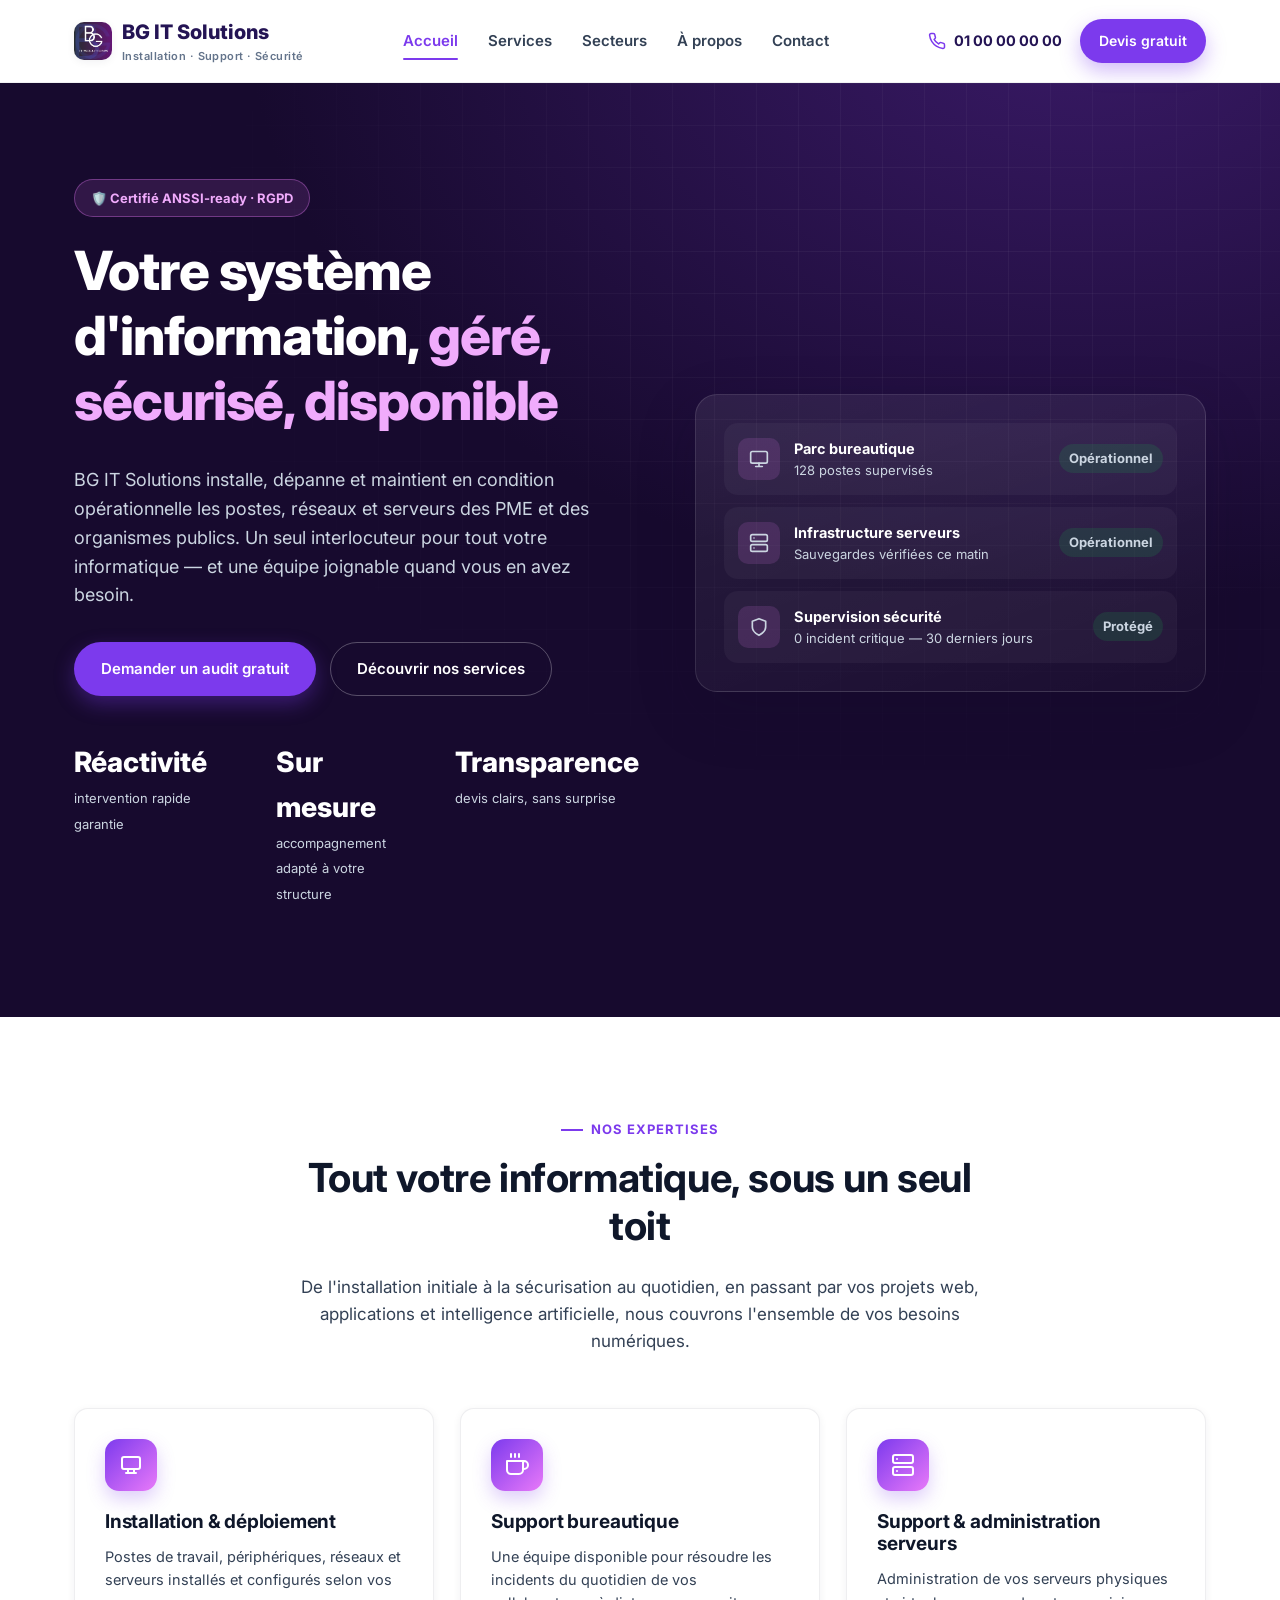
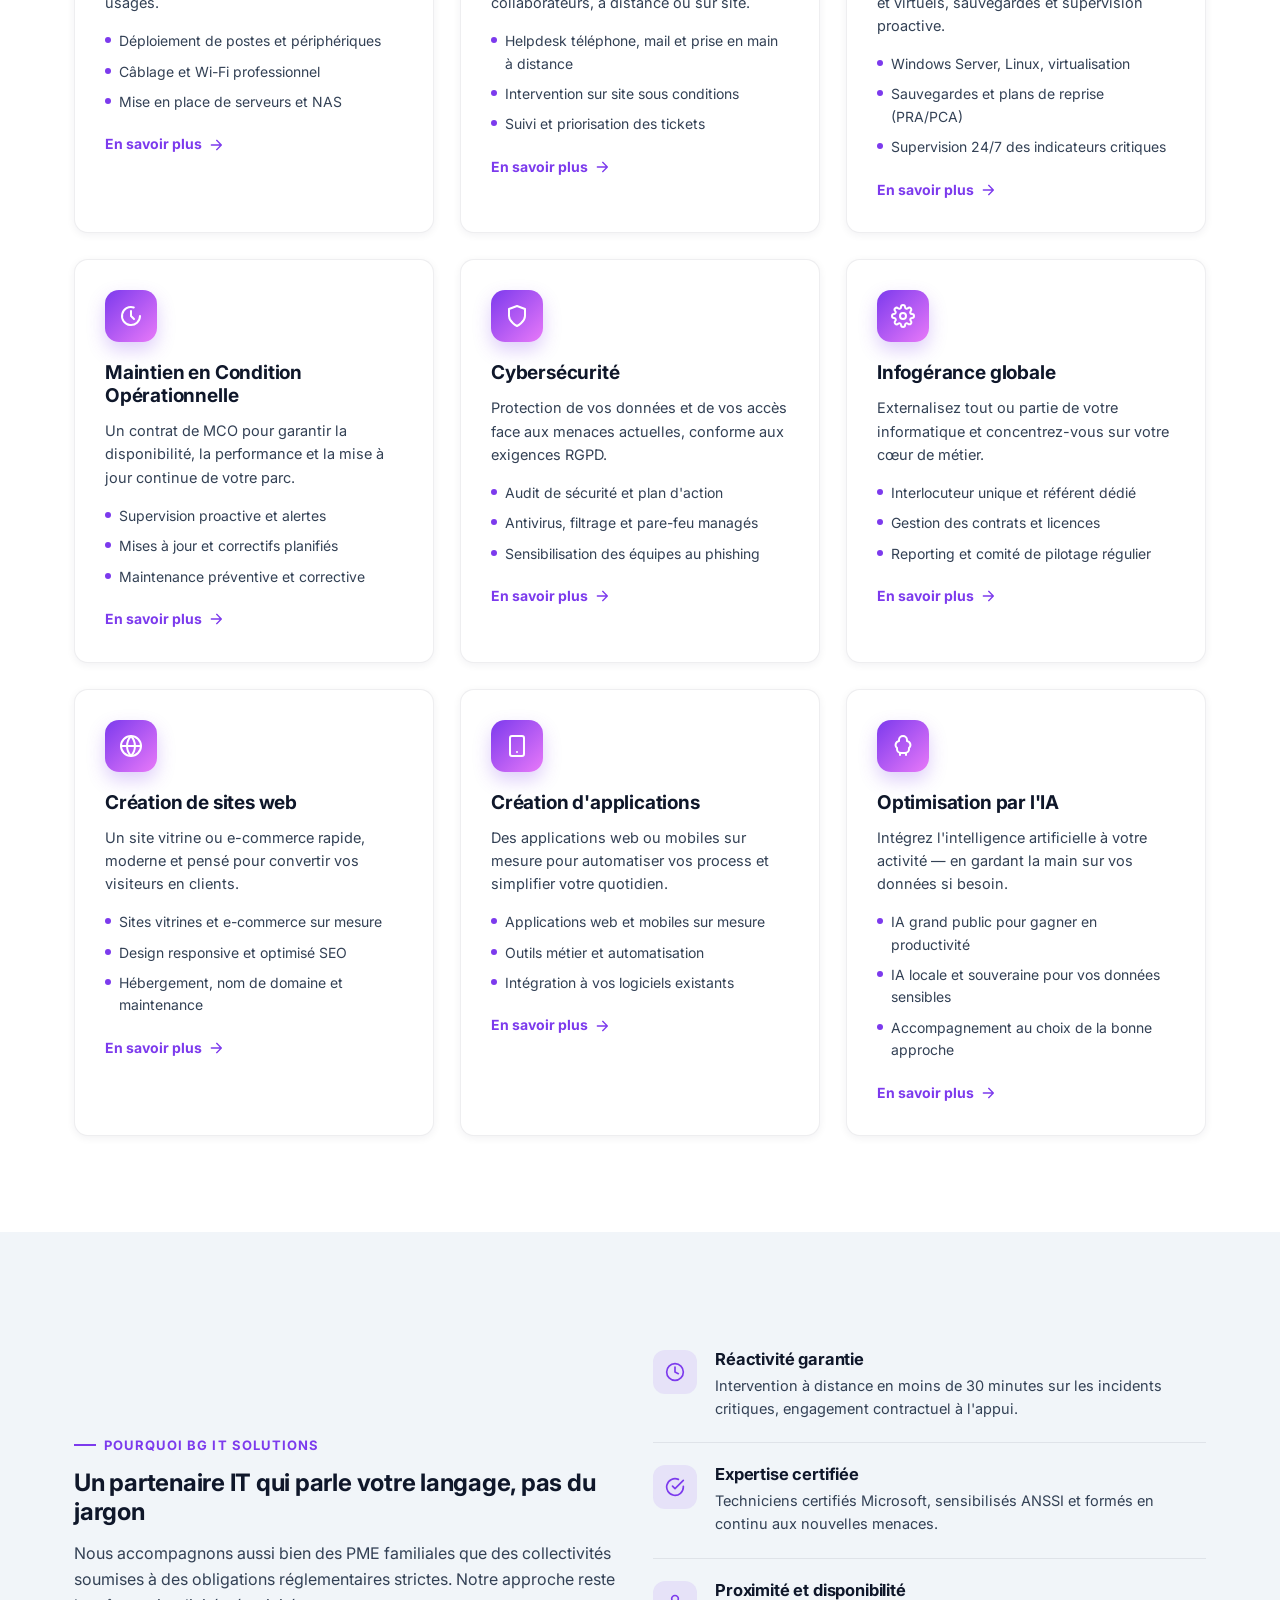
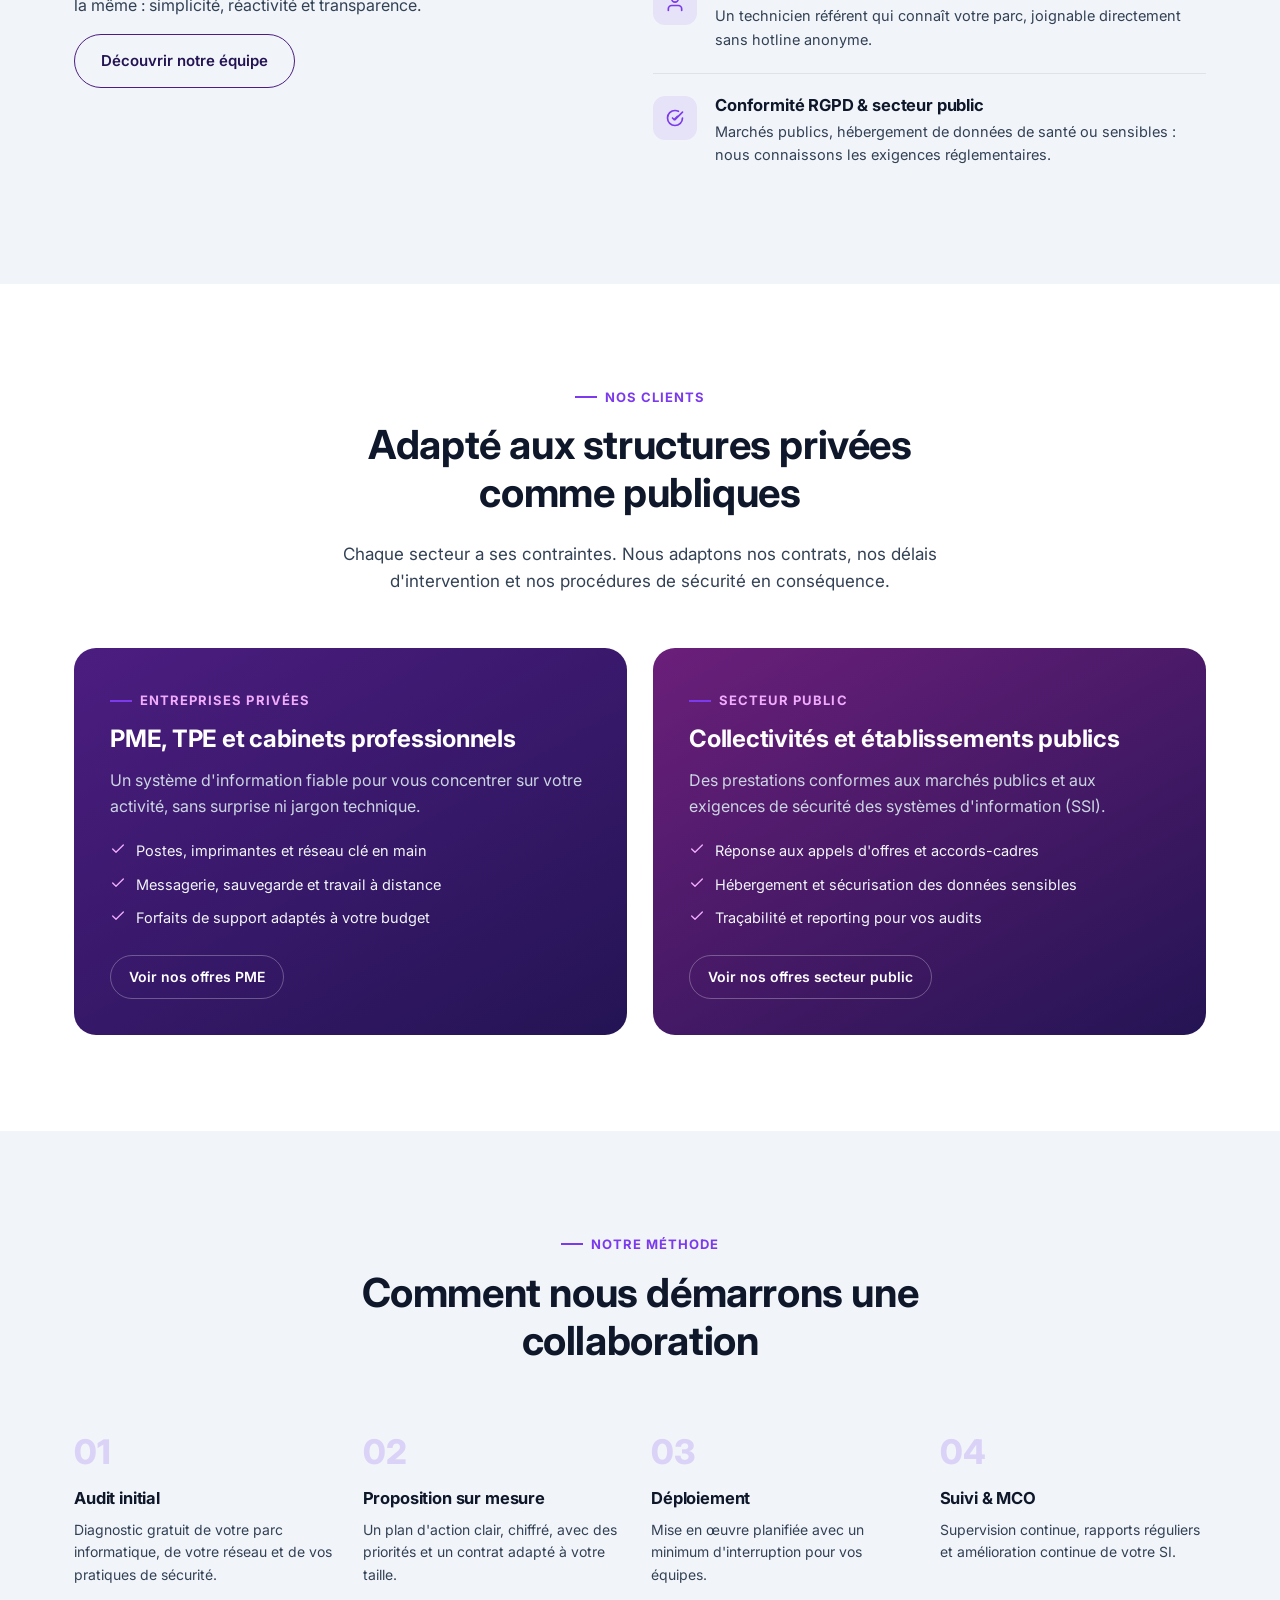
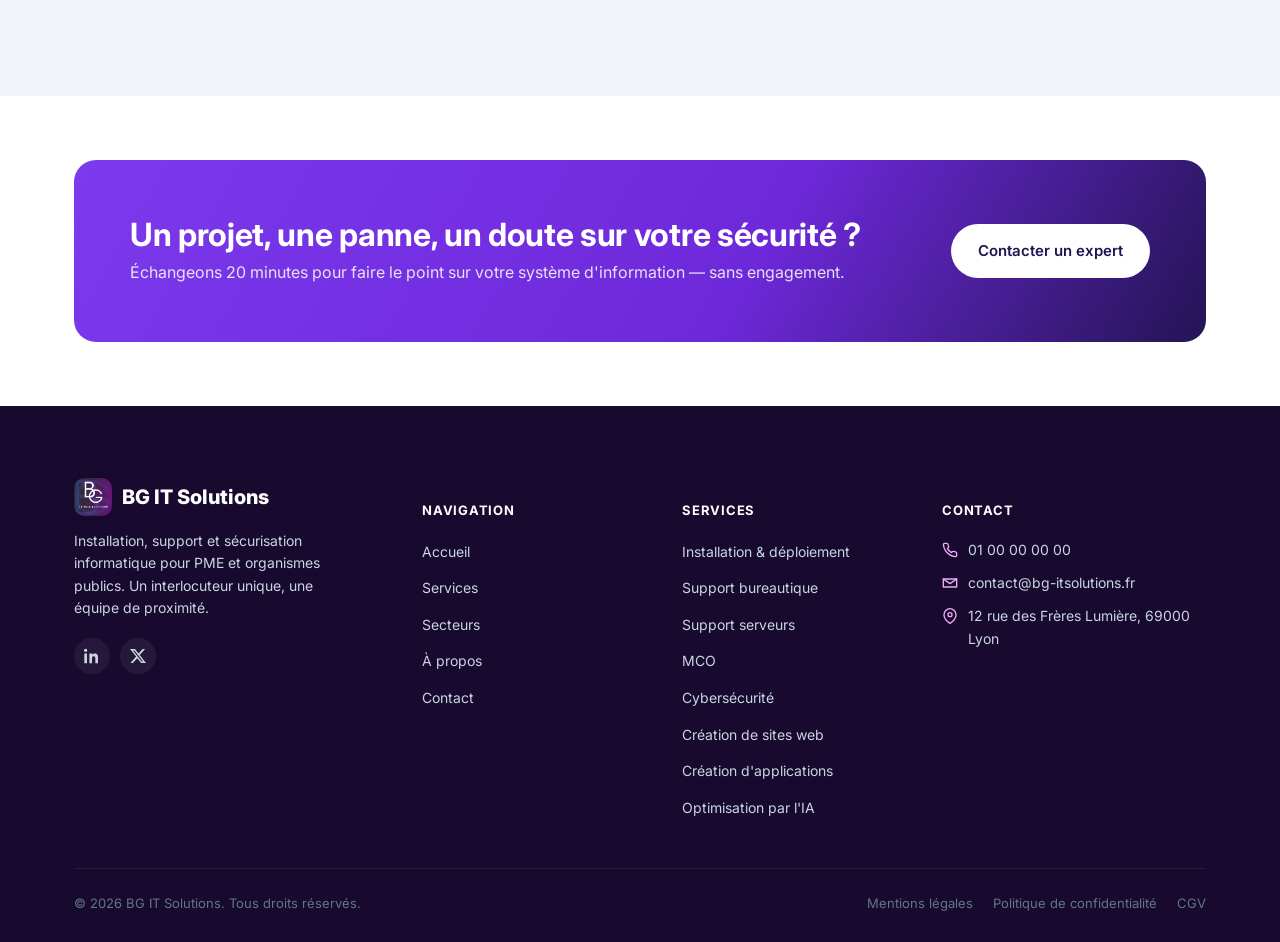
<file: index.html>
<!DOCTYPE html>
<html lang="fr">
<head>
<meta charset="UTF-8">
<meta name="viewport" content="width=device-width, initial-scale=1.0">
<title>BG IT Solutions — Installation, support informatique et cybersécurité pour PME et secteur public</title>
<meta name="description" content="BG IT Solutions installe, dépanne et sécurise vos postes, réseaux et serveurs. Support bureautique, MCO et cybersécurité pour entreprises privées et organismes publics.">
<link rel="preconnect" href="https://fonts.googleapis.com">
<link rel="preconnect" href="https://fonts.gstatic.com" crossorigin>
<link href="https://fonts.googleapis.com/css2?family=Inter:wght@400;500;600;700;800&display=swap" rel="stylesheet">
<link rel="icon" href="assets/logo.jpg" type="image/jpeg">
<link rel="stylesheet" href="css/style.css">
</head>
<body>

<header class="site-header">
  <div class="container header-inner">
    <a href="index.html" class="brand">
      <img src="assets/logo.jpg" alt="BG IT Solutions" class="brand-mark">
      <span>BG IT Solutions<small>Installation · Support · Sécurité</small></span>
    </a>
    <nav class="main-nav">
      <ul>
        <li><a href="index.html" class="is-active">Accueil</a></li>
        <li><a href="services.html">Services</a></li>
        <li><a href="secteurs.html">Secteurs</a></li>
        <li><a href="a-propos.html">À propos</a></li>
        <li><a href="contact.html">Contact</a></li>
      </ul>
    </nav>
    <div class="header-actions">
      <a class="header-phone" href="tel:+33100000000">
        <svg width="18" height="18" viewBox="0 0 24 24" fill="none" stroke="currentColor" stroke-width="2" stroke-linecap="round" stroke-linejoin="round"><path d="M22 16.92v3a2 2 0 0 1-2.18 2 19.79 19.79 0 0 1-8.63-3.07 19.5 19.5 0 0 1-6-6 19.79 19.79 0 0 1-3.07-8.67A2 2 0 0 1 4.11 2h3a2 2 0 0 1 2 1.72c.127.96.361 1.903.7 2.81a2 2 0 0 1-.45 2.11L8.09 9.91a16 16 0 0 0 6 6l1.27-1.27a2 2 0 0 1 2.11-.45c.907.339 1.85.573 2.81.7A2 2 0 0 1 22 16.92z"/></svg>
        01 00 00 00 00
      </a>
      <a href="contact.html" class="btn btn-primary btn-sm">Devis gratuit</a>
      <button class="nav-toggle" aria-label="Ouvrir le menu" aria-expanded="false"><span></span></button>
    </div>
  </div>
</header>

<main>

  <!-- HERO -->
  <section class="hero">
    <div class="container hero-grid">
      <div>
        <span class="hero-badge">🛡️ Certifié ANSSI-ready · RGPD</span>
        <h1>Votre système d'information, <span>géré, sécurisé, disponible</span></h1>
        <p class="hero-lead">BG IT Solutions installe, dépanne et maintient en condition opérationnelle les postes, réseaux et serveurs des PME et des organismes publics. Un seul interlocuteur pour tout votre informatique — et une équipe joignable quand vous en avez besoin.</p>
        <div class="hero-cta">
          <a href="contact.html" class="btn btn-primary">Demander un audit gratuit</a>
          <a href="services.html" class="btn btn-ghost">Découvrir nos services</a>
        </div>
        <div class="hero-stats">
          <div><strong>Réactivité</strong><span>intervention rapide garantie</span></div>
          <div><strong>Sur mesure</strong><span>accompagnement adapté à votre structure</span></div>
          <div><strong>Transparence</strong><span>devis clairs, sans surprise</span></div>
        </div>
      </div>
      <div class="hero-panel">
        <div class="hero-panel-row">
          <span class="hero-panel-icon">
            <svg width="20" height="20" viewBox="0 0 24 24" fill="none" stroke="currentColor" stroke-width="2" stroke-linecap="round" stroke-linejoin="round"><rect x="2" y="3" width="20" height="14" rx="2"/><path d="M8 21h8M12 17v4"/></svg>
          </span>
          <span><strong>Parc bureautique</strong><span>128 postes supervisés</span></span>
          <span class="hero-panel-status">Opérationnel</span>
        </div>
        <div class="hero-panel-row">
          <span class="hero-panel-icon">
            <svg width="20" height="20" viewBox="0 0 24 24" fill="none" stroke="currentColor" stroke-width="2" stroke-linecap="round" stroke-linejoin="round"><rect x="2" y="2" width="20" height="8" rx="2"/><rect x="2" y="14" width="20" height="8" rx="2"/><line x1="6" y1="6" x2="6.01" y2="6"/><line x1="6" y1="18" x2="6.01" y2="18"/></svg>
          </span>
          <span><strong>Infrastructure serveurs</strong><span>Sauvegardes vérifiées ce matin</span></span>
          <span class="hero-panel-status">Opérationnel</span>
        </div>
        <div class="hero-panel-row">
          <span class="hero-panel-icon">
            <svg width="20" height="20" viewBox="0 0 24 24" fill="none" stroke="currentColor" stroke-width="2" stroke-linecap="round" stroke-linejoin="round"><path d="M12 22s8-4 8-10V5l-8-3-8 3v7c0 6 8 10 8 10z"/></svg>
          </span>
          <span><strong>Supervision sécurité</strong><span>0 incident critique — 30 derniers jours</span></span>
          <span class="hero-panel-status">Protégé</span>
        </div>
      </div>
    </div>
  </section>

  <!-- SERVICES -->
  <section class="section" id="services">
    <div class="container">
      <div class="section-head center">
        <span class="eyebrow">Nos expertises</span>
        <h2>Tout votre informatique, sous un seul toit</h2>
        <p>De l'installation initiale à la sécurisation au quotidien, en passant par vos projets web, applications et intelligence artificielle, nous couvrons l'ensemble de vos besoins numériques.</p>
      </div>
      <div class="grid grid-3">

        <div class="card service-card">
          <span class="icon-tile">
            <svg width="24" height="24" viewBox="0 0 24 24" fill="none" stroke="currentColor" stroke-width="2" stroke-linecap="round" stroke-linejoin="round"><rect x="3" y="4" width="18" height="12" rx="2"/><path d="M7 20h10M9 16v4M15 16v4"/></svg>
          </span>
          <h3>Installation &amp; déploiement</h3>
          <p>Postes de travail, périphériques, réseaux et serveurs installés et configurés selon vos usages.</p>
          <ul>
            <li>Déploiement de postes et périphériques</li>
            <li>Câblage et Wi-Fi professionnel</li>
            <li>Mise en place de serveurs et NAS</li>
          </ul>
          <a href="services.html#installation" class="service-link">En savoir plus
            <svg width="16" height="16" viewBox="0 0 24 24" fill="none" stroke="currentColor" stroke-width="2" stroke-linecap="round" stroke-linejoin="round"><path d="M5 12h14M13 5l7 7-7 7"/></svg>
          </a>
        </div>

        <div class="card service-card">
          <span class="icon-tile">
            <svg width="24" height="24" viewBox="0 0 24 24" fill="none" stroke="currentColor" stroke-width="2" stroke-linecap="round" stroke-linejoin="round"><path d="M18 8h1a4 4 0 0 1 0 8h-1M2 8h16v9a4 4 0 0 1-4 4H6a4 4 0 0 1-4-4V8zM6 1v3M10 1v3M14 1v3"/></svg>
          </span>
          <h3>Support bureautique</h3>
          <p>Une équipe disponible pour résoudre les incidents du quotidien de vos collaborateurs, à distance ou sur site.</p>
          <ul>
            <li>Helpdesk téléphone, mail et prise en main à distance</li>
            <li>Intervention sur site sous conditions</li>
            <li>Suivi et priorisation des tickets</li>
          </ul>
          <a href="services.html#support-bureautique" class="service-link">En savoir plus
            <svg width="16" height="16" viewBox="0 0 24 24" fill="none" stroke="currentColor" stroke-width="2" stroke-linecap="round" stroke-linejoin="round"><path d="M5 12h14M13 5l7 7-7 7"/></svg>
          </a>
        </div>

        <div class="card service-card">
          <span class="icon-tile">
            <svg width="24" height="24" viewBox="0 0 24 24" fill="none" stroke="currentColor" stroke-width="2" stroke-linecap="round" stroke-linejoin="round"><rect x="2" y="2" width="20" height="8" rx="2"/><rect x="2" y="14" width="20" height="8" rx="2"/><line x1="6" y1="6" x2="6.01" y2="6"/><line x1="6" y1="18" x2="6.01" y2="18"/></svg>
          </span>
          <h3>Support &amp; administration serveurs</h3>
          <p>Administration de vos serveurs physiques et virtuels, sauvegardes et supervision proactive.</p>
          <ul>
            <li>Windows Server, Linux, virtualisation</li>
            <li>Sauvegardes et plans de reprise (PRA/PCA)</li>
            <li>Supervision 24/7 des indicateurs critiques</li>
          </ul>
          <a href="services.html#serveurs" class="service-link">En savoir plus
            <svg width="16" height="16" viewBox="0 0 24 24" fill="none" stroke="currentColor" stroke-width="2" stroke-linecap="round" stroke-linejoin="round"><path d="M5 12h14M13 5l7 7-7 7"/></svg>
          </a>
        </div>

        <div class="card service-card">
          <span class="icon-tile">
            <svg width="24" height="24" viewBox="0 0 24 24" fill="none" stroke="currentColor" stroke-width="2" stroke-linecap="round" stroke-linejoin="round"><path d="M21 12a9 9 0 1 1-6.219-8.56"/><path d="M12 7v5l3 3"/></svg>
          </span>
          <h3>Maintien en Condition Opérationnelle</h3>
          <p>Un contrat de MCO pour garantir la disponibilité, la performance et la mise à jour continue de votre parc.</p>
          <ul>
            <li>Supervision proactive et alertes</li>
            <li>Mises à jour et correctifs planifiés</li>
            <li>Maintenance préventive et corrective</li>
          </ul>
          <a href="services.html#mco" class="service-link">En savoir plus
            <svg width="16" height="16" viewBox="0 0 24 24" fill="none" stroke="currentColor" stroke-width="2" stroke-linecap="round" stroke-linejoin="round"><path d="M5 12h14M13 5l7 7-7 7"/></svg>
          </a>
        </div>

        <div class="card service-card">
          <span class="icon-tile">
            <svg width="24" height="24" viewBox="0 0 24 24" fill="none" stroke="currentColor" stroke-width="2" stroke-linecap="round" stroke-linejoin="round"><path d="M12 22s8-4 8-10V5l-8-3-8 3v7c0 6 8 10 8 10z"/></svg>
          </span>
          <h3>Cybersécurité</h3>
          <p>Protection de vos données et de vos accès face aux menaces actuelles, conforme aux exigences RGPD.</p>
          <ul>
            <li>Audit de sécurité et plan d'action</li>
            <li>Antivirus, filtrage et pare-feu managés</li>
            <li>Sensibilisation des équipes au phishing</li>
          </ul>
          <a href="services.html#securite" class="service-link">En savoir plus
            <svg width="16" height="16" viewBox="0 0 24 24" fill="none" stroke="currentColor" stroke-width="2" stroke-linecap="round" stroke-linejoin="round"><path d="M5 12h14M13 5l7 7-7 7"/></svg>
          </a>
        </div>

        <div class="card service-card">
          <span class="icon-tile">
            <svg width="24" height="24" viewBox="0 0 24 24" fill="none" stroke="currentColor" stroke-width="2" stroke-linecap="round" stroke-linejoin="round"><circle cx="12" cy="12" r="3"/><path d="M19.4 15a1.65 1.65 0 0 0 .33 1.82l.06.06a2 2 0 1 1-2.83 2.83l-.06-.06a1.65 1.65 0 0 0-1.82-.33 1.65 1.65 0 0 0-1 1.51V21a2 2 0 0 1-4 0v-.09A1.65 1.65 0 0 0 9 19.4a1.65 1.65 0 0 0-1.82.33l-.06.06a2 2 0 1 1-2.83-2.83l.06-.06a1.65 1.65 0 0 0 .33-1.82 1.65 1.65 0 0 0-1.51-1H3a2 2 0 0 1 0-4h.09A1.65 1.65 0 0 0 4.6 9a1.65 1.65 0 0 0-.33-1.82l-.06-.06a2 2 0 1 1 2.83-2.83l.06.06a1.65 1.65 0 0 0 1.82.33H9a1.65 1.65 0 0 0 1-1.51V3a2 2 0 0 1 4 0v.09a1.65 1.65 0 0 0 1 1.51 1.65 1.65 0 0 0 1.82-.33l.06-.06a2 2 0 1 1 2.83 2.83l-.06.06a1.65 1.65 0 0 0-.33 1.82V9a1.65 1.65 0 0 0 1.51 1H21a2 2 0 0 1 0 4h-.09a1.65 1.65 0 0 0-1.51 1z"/></svg>
          </span>
          <h3>Infogérance globale</h3>
          <p>Externalisez tout ou partie de votre informatique et concentrez-vous sur votre cœur de métier.</p>
          <ul>
            <li>Interlocuteur unique et référent dédié</li>
            <li>Gestion des contrats et licences</li>
            <li>Reporting et comité de pilotage régulier</li>
          </ul>
          <a href="services.html#infogerance" class="service-link">En savoir plus
            <svg width="16" height="16" viewBox="0 0 24 24" fill="none" stroke="currentColor" stroke-width="2" stroke-linecap="round" stroke-linejoin="round"><path d="M5 12h14M13 5l7 7-7 7"/></svg>
          </a>
        </div>

        <div class="card service-card">
          <span class="icon-tile">
            <svg width="24" height="24" viewBox="0 0 24 24" fill="none" stroke="currentColor" stroke-width="2" stroke-linecap="round" stroke-linejoin="round"><circle cx="12" cy="12" r="10"/><line x1="2" y1="12" x2="22" y2="12"/><path d="M12 2a15.3 15.3 0 0 1 4 10 15.3 15.3 0 0 1-4 10 15.3 15.3 0 0 1-4-10 15.3 15.3 0 0 1 4-10z"/></svg>
          </span>
          <h3>Création de sites web</h3>
          <p>Un site vitrine ou e-commerce rapide, moderne et pensé pour convertir vos visiteurs en clients.</p>
          <ul>
            <li>Sites vitrines et e-commerce sur mesure</li>
            <li>Design responsive et optimisé SEO</li>
            <li>Hébergement, nom de domaine et maintenance</li>
          </ul>
          <a href="services.html#web" class="service-link">En savoir plus
            <svg width="16" height="16" viewBox="0 0 24 24" fill="none" stroke="currentColor" stroke-width="2" stroke-linecap="round" stroke-linejoin="round"><path d="M5 12h14M13 5l7 7-7 7"/></svg>
          </a>
        </div>

        <div class="card service-card">
          <span class="icon-tile">
            <svg width="24" height="24" viewBox="0 0 24 24" fill="none" stroke="currentColor" stroke-width="2" stroke-linecap="round" stroke-linejoin="round"><rect x="5" y="2" width="14" height="20" rx="2"/><line x1="12" y1="18" x2="12.01" y2="18"/></svg>
          </span>
          <h3>Création d'applications</h3>
          <p>Des applications web ou mobiles sur mesure pour automatiser vos process et simplifier votre quotidien.</p>
          <ul>
            <li>Applications web et mobiles sur mesure</li>
            <li>Outils métier et automatisation</li>
            <li>Intégration à vos logiciels existants</li>
          </ul>
          <a href="services.html#applications" class="service-link">En savoir plus
            <svg width="16" height="16" viewBox="0 0 24 24" fill="none" stroke="currentColor" stroke-width="2" stroke-linecap="round" stroke-linejoin="round"><path d="M5 12h14M13 5l7 7-7 7"/></svg>
          </a>
        </div>

        <div class="card service-card">
          <span class="icon-tile">
            <svg width="24" height="24" viewBox="0 0 24 24" fill="none" stroke="currentColor" stroke-width="2" stroke-linecap="round" stroke-linejoin="round"><path d="M12 2a4 4 0 0 1 4 4v1a4 4 0 0 1 2 7v1a4 4 0 0 1-4 4h-4a4 4 0 0 1-4-4v-1a4 4 0 0 1 2-7V6a4 4 0 0 1 4-4z"/><line x1="9" y1="19" x2="9" y2="21"/><line x1="15" y1="19" x2="15" y2="21"/></svg>
          </span>
          <h3>Optimisation par l'IA</h3>
          <p>Intégrez l'intelligence artificielle à votre activité — en gardant la main sur vos données si besoin.</p>
          <ul>
            <li>IA grand public pour gagner en productivité</li>
            <li>IA locale et souveraine pour vos données sensibles</li>
            <li>Accompagnement au choix de la bonne approche</li>
          </ul>
          <a href="services.html#ia" class="service-link">En savoir plus
            <svg width="16" height="16" viewBox="0 0 24 24" fill="none" stroke="currentColor" stroke-width="2" stroke-linecap="round" stroke-linejoin="round"><path d="M5 12h14M13 5l7 7-7 7"/></svg>
          </a>
        </div>

      </div>
    </div>
  </section>

  <!-- WHY US -->
  <section class="section section--muted">
    <div class="container grid grid-2" style="align-items:center;">
      <div>
        <span class="eyebrow">Pourquoi BG IT Solutions</span>
        <h2>Un partenaire IT qui parle votre langage, pas du jargon</h2>
        <p>Nous accompagnons aussi bien des PME familiales que des collectivités soumises à des obligations réglementaires strictes. Notre approche reste la même : simplicité, réactivité et transparence.</p>
        <a href="a-propos.html" class="btn btn-outline">Découvrir notre équipe</a>
      </div>
      <div>
        <div class="feature-row">
          <span class="feature-icon">
            <svg width="20" height="20" viewBox="0 0 24 24" fill="none" stroke="currentColor" stroke-width="2" stroke-linecap="round" stroke-linejoin="round"><circle cx="12" cy="12" r="10"/><polyline points="12 6 12 12 16 14"/></svg>
          </span>
          <div><h4>Réactivité garantie</h4><p>Intervention à distance en moins de 30 minutes sur les incidents critiques, engagement contractuel à l'appui.</p></div>
        </div>
        <div class="feature-row">
          <span class="feature-icon">
            <svg width="20" height="20" viewBox="0 0 24 24" fill="none" stroke="currentColor" stroke-width="2" stroke-linecap="round" stroke-linejoin="round"><path d="M22 11.08V12a10 10 0 1 1-5.93-9.14"/><polyline points="22 4 12 14.01 9 11.01"/></svg>
          </span>
          <div><h4>Expertise certifiée</h4><p>Techniciens certifiés Microsoft, sensibilisés ANSSI et formés en continu aux nouvelles menaces.</p></div>
        </div>
        <div class="feature-row">
          <span class="feature-icon">
            <svg width="20" height="20" viewBox="0 0 24 24" fill="none" stroke="currentColor" stroke-width="2" stroke-linecap="round" stroke-linejoin="round"><path d="M20 21v-2a4 4 0 0 0-4-4H8a4 4 0 0 0-4 4v2"/><circle cx="12" cy="7" r="4"/></svg>
          </span>
          <div><h4>Proximité et disponibilité</h4><p>Un technicien référent qui connaît votre parc, joignable directement sans hotline anonyme.</p></div>
        </div>
        <div class="feature-row">
          <span class="feature-icon">
            <svg width="20" height="20" viewBox="0 0 24 24" fill="none" stroke="currentColor" stroke-width="2" stroke-linecap="round" stroke-linejoin="round"><path d="M9 12l2 2 4-4"/><path d="M21 12c0 4.97-4.03 9-9 9s-9-4.03-9-9 4.03-9 9-9c1.5 0 2.9.37 4.14 1.02"/><path d="M21 5l-9 9"/></svg>
          </span>
          <div><h4>Conformité RGPD &amp; secteur public</h4><p>Marchés publics, hébergement de données de santé ou sensibles : nous connaissons les exigences réglementaires.</p></div>
        </div>
      </div>
    </div>
  </section>

  <!-- SECTORS -->
  <section class="section">
    <div class="container">
      <div class="section-head center">
        <span class="eyebrow">Nos clients</span>
        <h2>Adapté aux structures privées comme publiques</h2>
        <p>Chaque secteur a ses contraintes. Nous adaptons nos contrats, nos délais d'intervention et nos procédures de sécurité en conséquence.</p>
      </div>
      <div class="grid grid-2">
        <div class="sector-card sector-card--pme">
          <span class="eyebrow">Entreprises privées</span>
          <h3>PME, TPE et cabinets professionnels</h3>
          <p>Un système d'information fiable pour vous concentrer sur votre activité, sans surprise ni jargon technique.</p>
          <ul>
            <li><svg width="16" height="16" viewBox="0 0 24 24" fill="none" stroke="currentColor" stroke-width="2" stroke-linecap="round" stroke-linejoin="round"><path d="M20 6L9 17l-5-5"/></svg> Postes, imprimantes et réseau clé en main</li>
            <li><svg width="16" height="16" viewBox="0 0 24 24" fill="none" stroke="currentColor" stroke-width="2" stroke-linecap="round" stroke-linejoin="round"><path d="M20 6L9 17l-5-5"/></svg> Messagerie, sauvegarde et travail à distance</li>
            <li><svg width="16" height="16" viewBox="0 0 24 24" fill="none" stroke="currentColor" stroke-width="2" stroke-linecap="round" stroke-linejoin="round"><path d="M20 6L9 17l-5-5"/></svg> Forfaits de support adaptés à votre budget</li>
          </ul>
          <a href="secteurs.html#pme" class="btn btn-ghost btn-sm">Voir nos offres PME</a>
        </div>
        <div class="sector-card sector-card--public">
          <span class="eyebrow">Secteur public</span>
          <h3>Collectivités et établissements publics</h3>
          <p>Des prestations conformes aux marchés publics et aux exigences de sécurité des systèmes d'information (SSI).</p>
          <ul>
            <li><svg width="16" height="16" viewBox="0 0 24 24" fill="none" stroke="currentColor" stroke-width="2" stroke-linecap="round" stroke-linejoin="round"><path d="M20 6L9 17l-5-5"/></svg> Réponse aux appels d'offres et accords-cadres</li>
            <li><svg width="16" height="16" viewBox="0 0 24 24" fill="none" stroke="currentColor" stroke-width="2" stroke-linecap="round" stroke-linejoin="round"><path d="M20 6L9 17l-5-5"/></svg> Hébergement et sécurisation des données sensibles</li>
            <li><svg width="16" height="16" viewBox="0 0 24 24" fill="none" stroke="currentColor" stroke-width="2" stroke-linecap="round" stroke-linejoin="round"><path d="M20 6L9 17l-5-5"/></svg> Traçabilité et reporting pour vos audits</li>
          </ul>
          <a href="secteurs.html#public" class="btn btn-ghost btn-sm">Voir nos offres secteur public</a>
        </div>
      </div>
    </div>
  </section>

  <!-- PROCESS -->
  <section class="section section--muted">
    <div class="container">
      <div class="section-head center">
        <span class="eyebrow">Notre méthode</span>
        <h2>Comment nous démarrons une collaboration</h2>
      </div>
      <div class="process-grid">
        <div class="process-step">
          <h4>Audit initial</h4>
          <p>Diagnostic gratuit de votre parc informatique, de votre réseau et de vos pratiques de sécurité.</p>
        </div>
        <div class="process-step">
          <h4>Proposition sur mesure</h4>
          <p>Un plan d'action clair, chiffré, avec des priorités et un contrat adapté à votre taille.</p>
        </div>
        <div class="process-step">
          <h4>Déploiement</h4>
          <p>Mise en œuvre planifiée avec un minimum d'interruption pour vos équipes.</p>
        </div>
        <div class="process-step">
          <h4>Suivi &amp; MCO</h4>
          <p>Supervision continue, rapports réguliers et amélioration continue de votre SI.</p>
        </div>
      </div>
    </div>
  </section>

  <!-- CTA BAND -->
  <section class="section--tight">
    <div class="container">
      <div class="cta-band">
        <div>
          <h2>Un projet, une panne, un doute sur votre sécurité ?</h2>
          <p>Échangeons 20 minutes pour faire le point sur votre système d'information — sans engagement.</p>
        </div>
        <a href="contact.html" class="btn btn-primary">Contacter un expert</a>
      </div>
    </div>
  </section>

</main>

<footer class="site-footer">
  <div class="container">
    <div class="footer-grid">
      <div class="footer-brand">
        <a href="index.html" class="brand">
          <img src="assets/logo.jpg" alt="BG IT Solutions" class="brand-mark">
          <span>BG IT Solutions</span>
        </a>
        <p>Installation, support et sécurisation informatique pour PME et organismes publics. Un interlocuteur unique, une équipe de proximité.</p>
        <div class="footer-social">
          <a href="#" aria-label="LinkedIn"><svg width="16" height="16" viewBox="0 0 24 24" fill="currentColor"><path d="M4.98 3.5C4.98 4.88 3.87 6 2.5 6S0 4.88 0 3.5 1.12 1 2.5 1s2.48 1.12 2.48 2.5zM.5 8.24h4V23h-4V8.24zM8.5 8.24h3.84v2.02h.05c.53-1 1.84-2.05 3.79-2.05 4.05 0 4.8 2.67 4.8 6.14V23h-4v-6.86c0-1.64-.03-3.75-2.28-3.75-2.29 0-2.64 1.79-2.64 3.63V23h-4V8.24z"/></svg></a>
          <a href="#" aria-label="Twitter/X"><svg width="16" height="16" viewBox="0 0 24 24" fill="currentColor"><path d="M18.9 1.5h3.7l-8 9.1 9.5 11.9h-7.4l-5.8-7.3-6.6 7.3H.6l8.6-9.7L0 1.5h7.6l5.2 6.7 6.1-6.7zm-1.3 18.6h2L6.5 3.7h-2l13.1 16.4z"/></svg></a>
        </div>
      </div>
      <div class="footer-col">
        <h5>Navigation</h5>
        <ul>
          <li><a href="index.html">Accueil</a></li>
          <li><a href="services.html">Services</a></li>
          <li><a href="secteurs.html">Secteurs</a></li>
          <li><a href="a-propos.html">À propos</a></li>
          <li><a href="contact.html">Contact</a></li>
        </ul>
      </div>
      <div class="footer-col">
        <h5>Services</h5>
        <ul>
          <li><a href="services.html#installation">Installation &amp; déploiement</a></li>
          <li><a href="services.html#support-bureautique">Support bureautique</a></li>
          <li><a href="services.html#serveurs">Support serveurs</a></li>
          <li><a href="services.html#mco">MCO</a></li>
          <li><a href="services.html#securite">Cybersécurité</a></li>
          <li><a href="services.html#web">Création de sites web</a></li>
          <li><a href="services.html#applications">Création d'applications</a></li>
          <li><a href="services.html#ia">Optimisation par l'IA</a></li>
        </ul>
      </div>
      <div class="footer-col">
        <h5>Contact</h5>
        <ul class="footer-contact">
          <li><svg width="16" height="16" viewBox="0 0 24 24" fill="none" stroke="currentColor" stroke-width="2" stroke-linecap="round" stroke-linejoin="round"><path d="M22 16.92v3a2 2 0 0 1-2.18 2 19.79 19.79 0 0 1-8.63-3.07 19.5 19.5 0 0 1-6-6 19.79 19.79 0 0 1-3.07-8.67A2 2 0 0 1 4.11 2h3a2 2 0 0 1 2 1.72c.127.96.361 1.903.7 2.81a2 2 0 0 1-.45 2.11L8.09 9.91a16 16 0 0 0 6 6l1.27-1.27a2 2 0 0 1 2.11-.45c.907.339 1.85.573 2.81.7A2 2 0 0 1 22 16.92z"/></svg> 01 00 00 00 00</li>
          <li><svg width="16" height="16" viewBox="0 0 24 24" fill="none" stroke="currentColor" stroke-width="2" stroke-linecap="round" stroke-linejoin="round"><path d="M4 4h16v16H4z" opacity="0"/><path d="M22 6l-10 7L2 6"/><path d="M2 6h20v12H2z"/></svg> contact@bg-itsolutions.fr</li>
          <li><svg width="16" height="16" viewBox="0 0 24 24" fill="none" stroke="currentColor" stroke-width="2" stroke-linecap="round" stroke-linejoin="round"><path d="M21 10c0 7-9 13-9 13s-9-6-9-13a9 9 0 0 1 18 0z"/><circle cx="12" cy="10" r="3"/></svg> 12 rue des Frères Lumière, 69000 Lyon</li>
        </ul>
      </div>
    </div>
    <div class="footer-bottom">
      <span>&copy; 2026 BG IT Solutions. Tous droits réservés.</span>
      <div class="footer-bottom-links">
        <a href="#">Mentions légales</a>
        <a href="#">Politique de confidentialité</a>
        <a href="#">CGV</a>
      </div>
    </div>
  </div>
</footer>

<button class="back-to-top" aria-label="Retour en haut">
  <svg width="18" height="18" viewBox="0 0 24 24" fill="none" stroke="currentColor" stroke-width="2" stroke-linecap="round" stroke-linejoin="round"><line x1="12" y1="19" x2="12" y2="5"/><polyline points="5 12 12 5 19 12"/></svg>
</button>

<script src="js/script.js"></script>
</body>
</html>
</file>
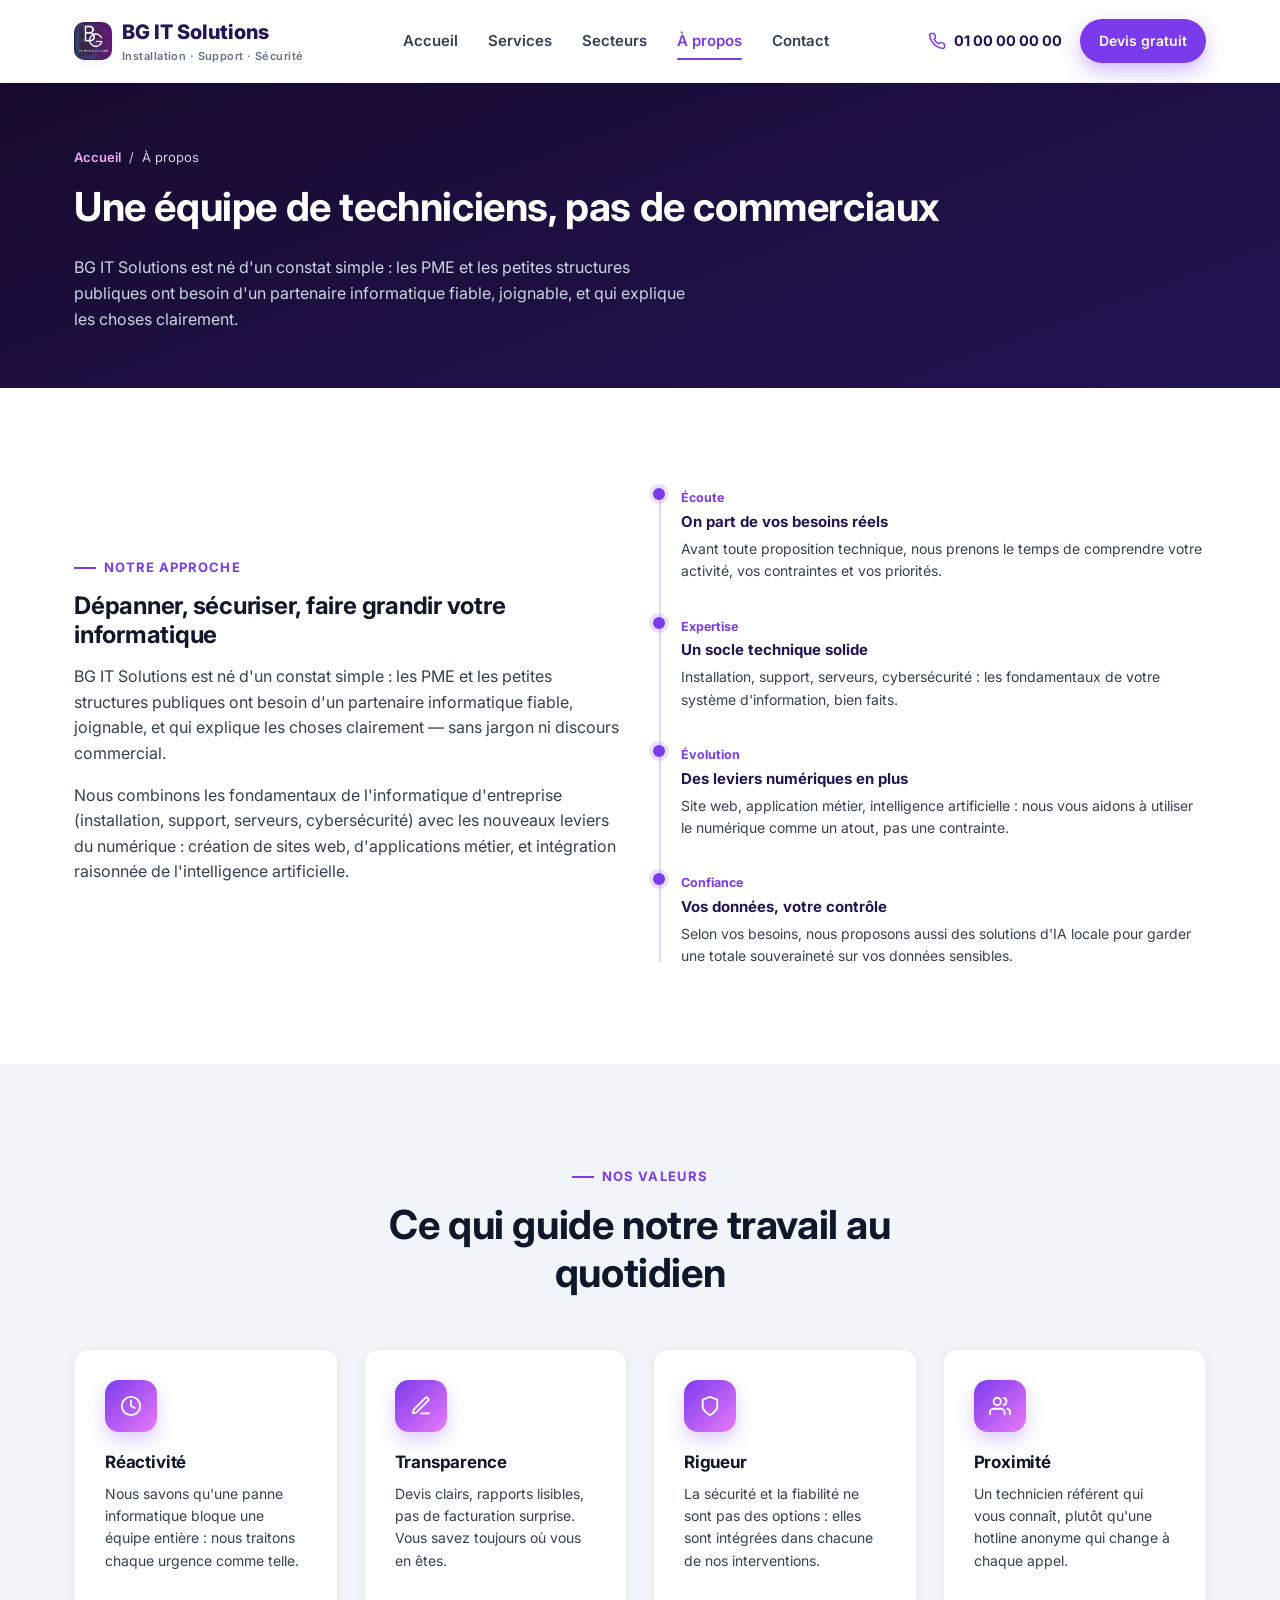
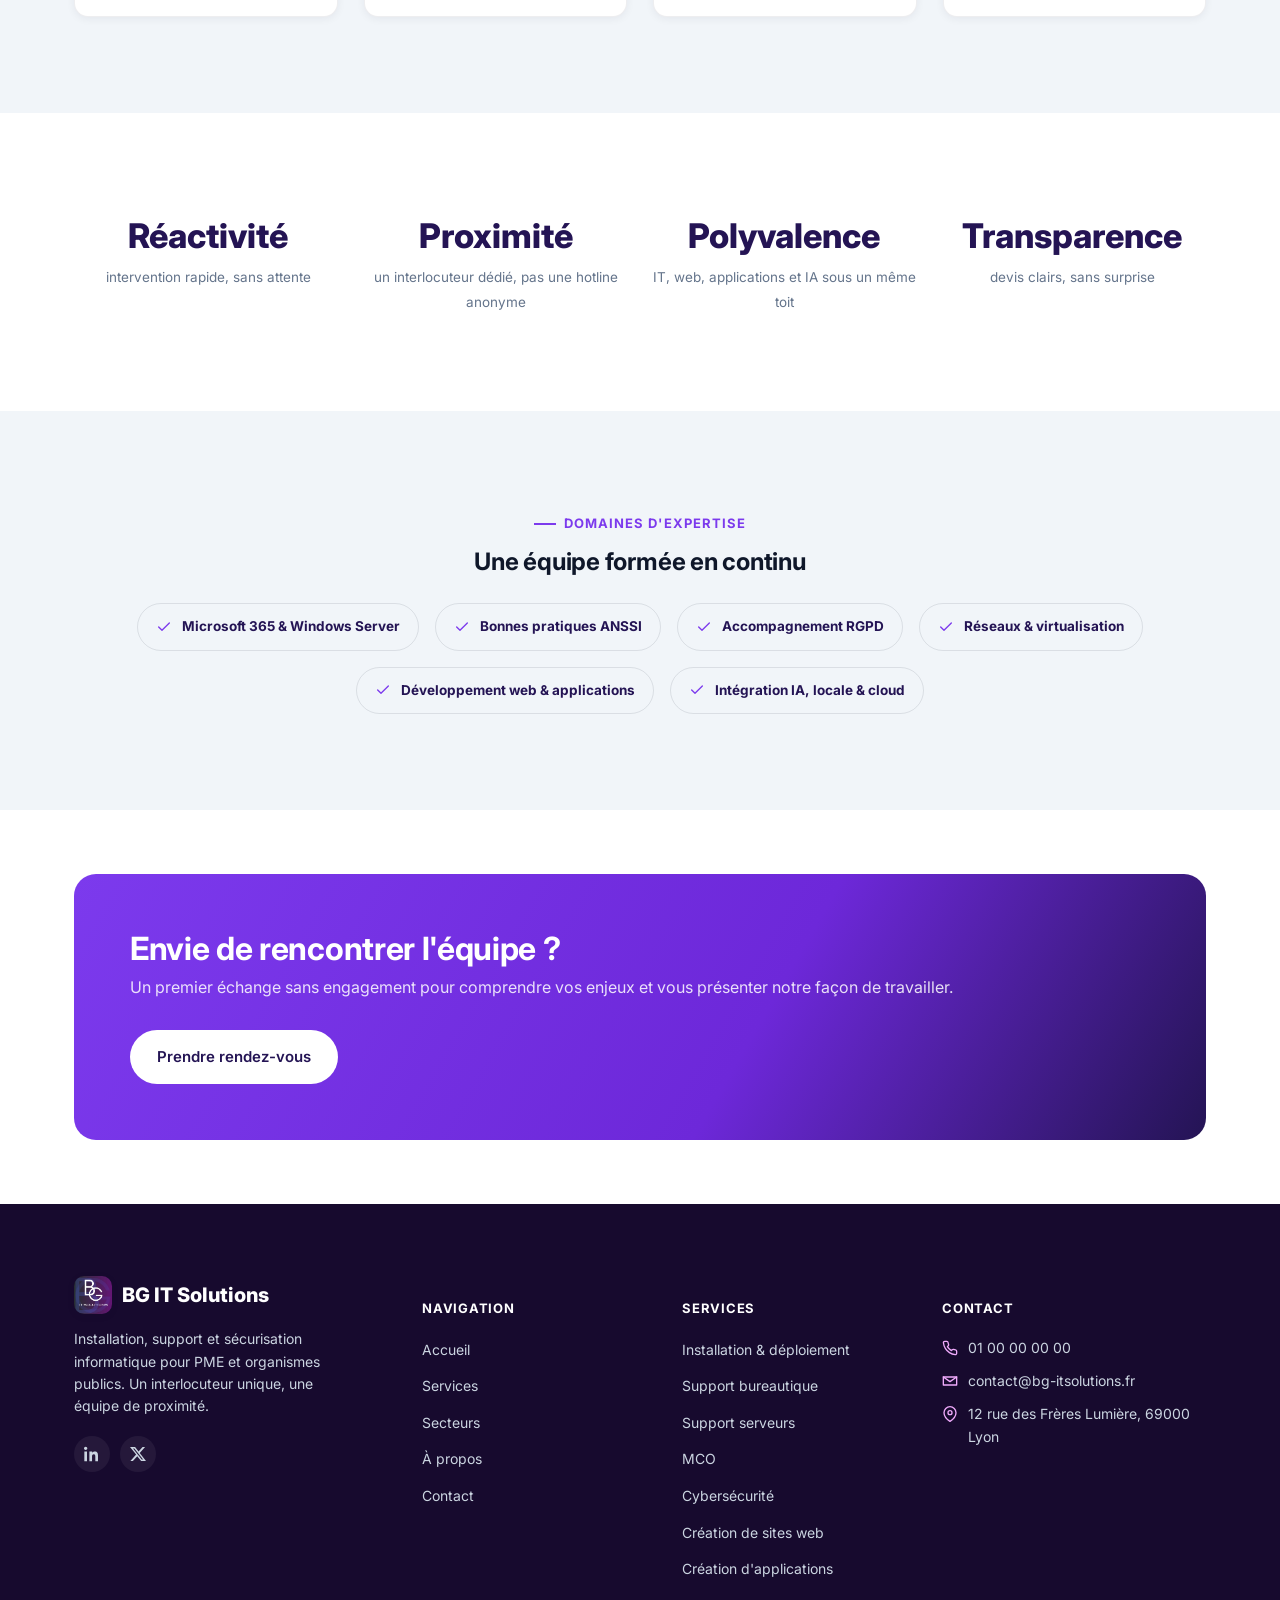
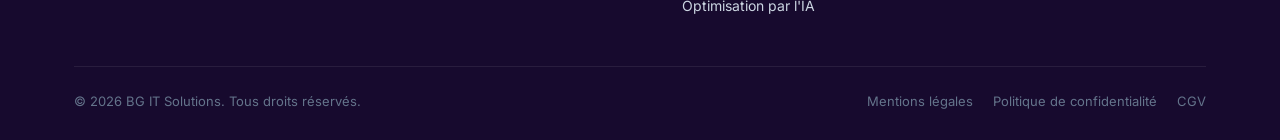
<file: a-propos.html>
<!DOCTYPE html>
<html lang="fr">
<head>
<meta charset="UTF-8">
<meta name="viewport" content="width=device-width, initial-scale=1.0">
<title>À propos — Notre équipe et nos valeurs | BG IT Solutions</title>
<meta name="description" content="Découvrez BG IT Solutions : notre approche, nos valeurs et l'équipe qui accompagne les PME et le secteur public dans leur informatique et leur transformation numérique.">
<link rel="preconnect" href="https://fonts.googleapis.com">
<link rel="preconnect" href="https://fonts.gstatic.com" crossorigin>
<link href="https://fonts.googleapis.com/css2?family=Inter:wght@400;500;600;700;800&display=swap" rel="stylesheet">
<link rel="icon" href="assets/logo.jpg" type="image/jpeg">
<link rel="stylesheet" href="css/style.css">
</head>
<body>

<header class="site-header">
  <div class="container header-inner">
    <a href="index.html" class="brand">
      <img src="assets/logo.jpg" alt="BG IT Solutions" class="brand-mark">
      <span>BG IT Solutions<small>Installation · Support · Sécurité</small></span>
    </a>
    <nav class="main-nav">
      <ul>
        <li><a href="index.html">Accueil</a></li>
        <li><a href="services.html">Services</a></li>
        <li><a href="secteurs.html">Secteurs</a></li>
        <li><a href="a-propos.html" class="is-active">À propos</a></li>
        <li><a href="contact.html">Contact</a></li>
      </ul>
    </nav>
    <div class="header-actions">
      <a class="header-phone" href="tel:+33100000000">
        <svg width="18" height="18" viewBox="0 0 24 24" fill="none" stroke="currentColor" stroke-width="2" stroke-linecap="round" stroke-linejoin="round"><path d="M22 16.92v3a2 2 0 0 1-2.18 2 19.79 19.79 0 0 1-8.63-3.07 19.5 19.5 0 0 1-6-6 19.79 19.79 0 0 1-3.07-8.67A2 2 0 0 1 4.11 2h3a2 2 0 0 1 2 1.72c.127.96.361 1.903.7 2.81a2 2 0 0 1-.45 2.11L8.09 9.91a16 16 0 0 0 6 6l1.27-1.27a2 2 0 0 1 2.11-.45c.907.339 1.85.573 2.81.7A2 2 0 0 1 22 16.92z"/></svg>
        01 00 00 00 00
      </a>
      <a href="contact.html" class="btn btn-primary btn-sm">Devis gratuit</a>
      <button class="nav-toggle" aria-label="Ouvrir le menu" aria-expanded="false"><span></span></button>
    </div>
  </div>
</header>

<main>

  <section class="page-header">
    <div class="container">
      <div class="breadcrumb"><a href="index.html">Accueil</a> / <span>À propos</span></div>
      <h1>Une équipe de techniciens, pas de commerciaux</h1>
      <p>BG IT Solutions est né d'un constat simple : les PME et les petites structures publiques ont besoin d'un partenaire informatique fiable, joignable, et qui explique les choses clairement.</p>
    </div>
  </section>

  <!-- STORY -->
  <section class="section">
    <div class="container grid grid-2" style="align-items:center;">
      <div>
        <span class="eyebrow">Notre approche</span>
        <h2>Dépanner, sécuriser, faire grandir votre informatique</h2>
        <p>BG IT Solutions est né d'un constat simple : les PME et les petites structures publiques ont besoin d'un partenaire informatique fiable, joignable, et qui explique les choses clairement — sans jargon ni discours commercial.</p>
        <p>Nous combinons les fondamentaux de l'informatique d'entreprise (installation, support, serveurs, cybersécurité) avec les nouveaux leviers du numérique : création de sites web, d'applications métier, et intégration raisonnée de l'intelligence artificielle.</p>
      </div>
      <div class="timeline">
        <div class="timeline-item">
          <span class="year">Écoute</span>
          <strong>On part de vos besoins réels</strong>
          <p>Avant toute proposition technique, nous prenons le temps de comprendre votre activité, vos contraintes et vos priorités.</p>
        </div>
        <div class="timeline-item">
          <span class="year">Expertise</span>
          <strong>Un socle technique solide</strong>
          <p>Installation, support, serveurs, cybersécurité : les fondamentaux de votre système d'information, bien faits.</p>
        </div>
        <div class="timeline-item">
          <span class="year">Évolution</span>
          <strong>Des leviers numériques en plus</strong>
          <p>Site web, application métier, intelligence artificielle : nous vous aidons à utiliser le numérique comme un atout, pas une contrainte.</p>
        </div>
        <div class="timeline-item">
          <span class="year">Confiance</span>
          <strong>Vos données, votre contrôle</strong>
          <p>Selon vos besoins, nous proposons aussi des solutions d'IA locale pour garder une totale souveraineté sur vos données sensibles.</p>
        </div>
      </div>
    </div>
  </section>

  <!-- VALUES -->
  <section class="section section--muted">
    <div class="container">
      <div class="section-head center">
        <span class="eyebrow">Nos valeurs</span>
        <h2>Ce qui guide notre travail au quotidien</h2>
      </div>
      <div class="grid grid-4">
        <div class="card value-card">
          <span class="icon-tile"><svg width="22" height="22" viewBox="0 0 24 24" fill="none" stroke="currentColor" stroke-width="2" stroke-linecap="round" stroke-linejoin="round"><circle cx="12" cy="12" r="10"/><polyline points="12 6 12 12 16 14"/></svg></span>
          <h3 style="font-size:17px;">Réactivité</h3>
          <p style="font-size:14px;">Nous savons qu'une panne informatique bloque une équipe entière : nous traitons chaque urgence comme telle.</p>
        </div>
        <div class="card value-card">
          <span class="icon-tile"><svg width="22" height="22" viewBox="0 0 24 24" fill="none" stroke="currentColor" stroke-width="2" stroke-linecap="round" stroke-linejoin="round"><path d="M12 20h9M16.5 3.5a2.12 2.12 0 0 1 3 3L7 19l-4 1 1-4L16.5 3.5z"/></svg></span>
          <h3 style="font-size:17px;">Transparence</h3>
          <p style="font-size:14px;">Devis clairs, rapports lisibles, pas de facturation surprise. Vous savez toujours où vous en êtes.</p>
        </div>
        <div class="card value-card">
          <span class="icon-tile"><svg width="22" height="22" viewBox="0 0 24 24" fill="none" stroke="currentColor" stroke-width="2" stroke-linecap="round" stroke-linejoin="round"><path d="M12 22s8-4 8-10V5l-8-3-8 3v7c0 6 8 10 8 10z"/></svg></span>
          <h3 style="font-size:17px;">Rigueur</h3>
          <p style="font-size:14px;">La sécurité et la fiabilité ne sont pas des options : elles sont intégrées dans chacune de nos interventions.</p>
        </div>
        <div class="card value-card">
          <span class="icon-tile"><svg width="22" height="22" viewBox="0 0 24 24" fill="none" stroke="currentColor" stroke-width="2" stroke-linecap="round" stroke-linejoin="round"><path d="M17 21v-2a4 4 0 0 0-4-4H5a4 4 0 0 0-4 4v2"/><circle cx="9" cy="7" r="4"/><path d="M23 21v-2a4 4 0 0 0-3-3.87M16 3.13a4 4 0 0 1 0 7.75"/></svg></span>
          <h3 style="font-size:17px;">Proximité</h3>
          <p style="font-size:14px;">Un technicien référent qui vous connaît, plutôt qu'une hotline anonyme qui change à chaque appel.</p>
        </div>
      </div>
    </div>
  </section>

  <!-- STATS -->
  <section class="section">
    <div class="container">
      <div class="stats-strip">
        <div><strong>Réactivité</strong><span>intervention rapide, sans attente</span></div>
        <div><strong>Proximité</strong><span>un interlocuteur dédié, pas une hotline anonyme</span></div>
        <div><strong>Polyvalence</strong><span>IT, web, applications et IA sous un même toit</span></div>
        <div><strong>Transparence</strong><span>devis clairs, sans surprise</span></div>
      </div>
    </div>
  </section>

  <!-- CERTS -->
  <section class="section section--muted">
    <div class="container text-center">
      <span class="eyebrow">Domaines d'expertise</span>
      <h2 style="margin-bottom:26px;">Une équipe formée en continu</h2>
      <div class="certs-grid" style="justify-content:center;">
        <span class="cert-pill"><svg width="16" height="16" viewBox="0 0 24 24" fill="none" stroke="currentColor" stroke-width="2" stroke-linecap="round" stroke-linejoin="round"><path d="M20 6L9 17l-5-5"/></svg> Microsoft 365 &amp; Windows Server</span>
        <span class="cert-pill"><svg width="16" height="16" viewBox="0 0 24 24" fill="none" stroke="currentColor" stroke-width="2" stroke-linecap="round" stroke-linejoin="round"><path d="M20 6L9 17l-5-5"/></svg> Bonnes pratiques ANSSI</span>
        <span class="cert-pill"><svg width="16" height="16" viewBox="0 0 24 24" fill="none" stroke="currentColor" stroke-width="2" stroke-linecap="round" stroke-linejoin="round"><path d="M20 6L9 17l-5-5"/></svg> Accompagnement RGPD</span>
        <span class="cert-pill"><svg width="16" height="16" viewBox="0 0 24 24" fill="none" stroke="currentColor" stroke-width="2" stroke-linecap="round" stroke-linejoin="round"><path d="M20 6L9 17l-5-5"/></svg> Réseaux &amp; virtualisation</span>
        <span class="cert-pill"><svg width="16" height="16" viewBox="0 0 24 24" fill="none" stroke="currentColor" stroke-width="2" stroke-linecap="round" stroke-linejoin="round"><path d="M20 6L9 17l-5-5"/></svg> Développement web &amp; applications</span>
        <span class="cert-pill"><svg width="16" height="16" viewBox="0 0 24 24" fill="none" stroke="currentColor" stroke-width="2" stroke-linecap="round" stroke-linejoin="round"><path d="M20 6L9 17l-5-5"/></svg> Intégration IA, locale &amp; cloud</span>
      </div>
    </div>
  </section>

  <section class="section--tight">
    <div class="container">
      <div class="cta-band">
        <div>
          <h2>Envie de rencontrer l'équipe ?</h2>
          <p>Un premier échange sans engagement pour comprendre vos enjeux et vous présenter notre façon de travailler.</p>
        </div>
        <a href="contact.html" class="btn btn-primary">Prendre rendez-vous</a>
      </div>
    </div>
  </section>

</main>

<footer class="site-footer">
  <div class="container">
    <div class="footer-grid">
      <div class="footer-brand">
        <a href="index.html" class="brand">
          <img src="assets/logo.jpg" alt="BG IT Solutions" class="brand-mark">
          <span>BG IT Solutions</span>
        </a>
        <p>Installation, support et sécurisation informatique pour PME et organismes publics. Un interlocuteur unique, une équipe de proximité.</p>
        <div class="footer-social">
          <a href="#" aria-label="LinkedIn"><svg width="16" height="16" viewBox="0 0 24 24" fill="currentColor"><path d="M4.98 3.5C4.98 4.88 3.87 6 2.5 6S0 4.88 0 3.5 1.12 1 2.5 1s2.48 1.12 2.48 2.5zM.5 8.24h4V23h-4V8.24zM8.5 8.24h3.84v2.02h.05c.53-1 1.84-2.05 3.79-2.05 4.05 0 4.8 2.67 4.8 6.14V23h-4v-6.86c0-1.64-.03-3.75-2.28-3.75-2.29 0-2.64 1.79-2.64 3.63V23h-4V8.24z"/></svg></a>
          <a href="#" aria-label="Twitter/X"><svg width="16" height="16" viewBox="0 0 24 24" fill="currentColor"><path d="M18.9 1.5h3.7l-8 9.1 9.5 11.9h-7.4l-5.8-7.3-6.6 7.3H.6l8.6-9.7L0 1.5h7.6l5.2 6.7 6.1-6.7zm-1.3 18.6h2L6.5 3.7h-2l13.1 16.4z"/></svg></a>
        </div>
      </div>
      <div class="footer-col">
        <h5>Navigation</h5>
        <ul>
          <li><a href="index.html">Accueil</a></li>
          <li><a href="services.html">Services</a></li>
          <li><a href="secteurs.html">Secteurs</a></li>
          <li><a href="a-propos.html">À propos</a></li>
          <li><a href="contact.html">Contact</a></li>
        </ul>
      </div>
      <div class="footer-col">
        <h5>Services</h5>
        <ul>
          <li><a href="services.html#installation">Installation &amp; déploiement</a></li>
          <li><a href="services.html#support-bureautique">Support bureautique</a></li>
          <li><a href="services.html#serveurs">Support serveurs</a></li>
          <li><a href="services.html#mco">MCO</a></li>
          <li><a href="services.html#securite">Cybersécurité</a></li>
          <li><a href="services.html#web">Création de sites web</a></li>
          <li><a href="services.html#applications">Création d'applications</a></li>
          <li><a href="services.html#ia">Optimisation par l'IA</a></li>
        </ul>
      </div>
      <div class="footer-col">
        <h5>Contact</h5>
        <ul class="footer-contact">
          <li><svg width="16" height="16" viewBox="0 0 24 24" fill="none" stroke="currentColor" stroke-width="2" stroke-linecap="round" stroke-linejoin="round"><path d="M22 16.92v3a2 2 0 0 1-2.18 2 19.79 19.79 0 0 1-8.63-3.07 19.5 19.5 0 0 1-6-6 19.79 19.79 0 0 1-3.07-8.67A2 2 0 0 1 4.11 2h3a2 2 0 0 1 2 1.72c.127.96.361 1.903.7 2.81a2 2 0 0 1-.45 2.11L8.09 9.91a16 16 0 0 0 6 6l1.27-1.27a2 2 0 0 1 2.11-.45c.907.339 1.85.573 2.81.7A2 2 0 0 1 22 16.92z"/></svg> 01 00 00 00 00</li>
          <li><svg width="16" height="16" viewBox="0 0 24 24" fill="none" stroke="currentColor" stroke-width="2" stroke-linecap="round" stroke-linejoin="round"><path d="M4 4h16v16H4z" opacity="0"/><path d="M22 6l-10 7L2 6"/><path d="M2 6h20v12H2z"/></svg> contact@bg-itsolutions.fr</li>
          <li><svg width="16" height="16" viewBox="0 0 24 24" fill="none" stroke="currentColor" stroke-width="2" stroke-linecap="round" stroke-linejoin="round"><path d="M21 10c0 7-9 13-9 13s-9-6-9-13a9 9 0 0 1 18 0z"/><circle cx="12" cy="10" r="3"/></svg> 12 rue des Frères Lumière, 69000 Lyon</li>
        </ul>
      </div>
    </div>
    <div class="footer-bottom">
      <span>&copy; 2026 BG IT Solutions. Tous droits réservés.</span>
      <div class="footer-bottom-links">
        <a href="#">Mentions légales</a>
        <a href="#">Politique de confidentialité</a>
        <a href="#">CGV</a>
      </div>
    </div>
  </div>
</footer>

<button class="back-to-top" aria-label="Retour en haut">
  <svg width="18" height="18" viewBox="0 0 24 24" fill="none" stroke="currentColor" stroke-width="2" stroke-linecap="round" stroke-linejoin="round"><line x1="12" y1="19" x2="12" y2="5"/><polyline points="5 12 12 5 19 12"/></svg>
</button>

<script src="js/script.js"></script>
</body>
</html>
</file>
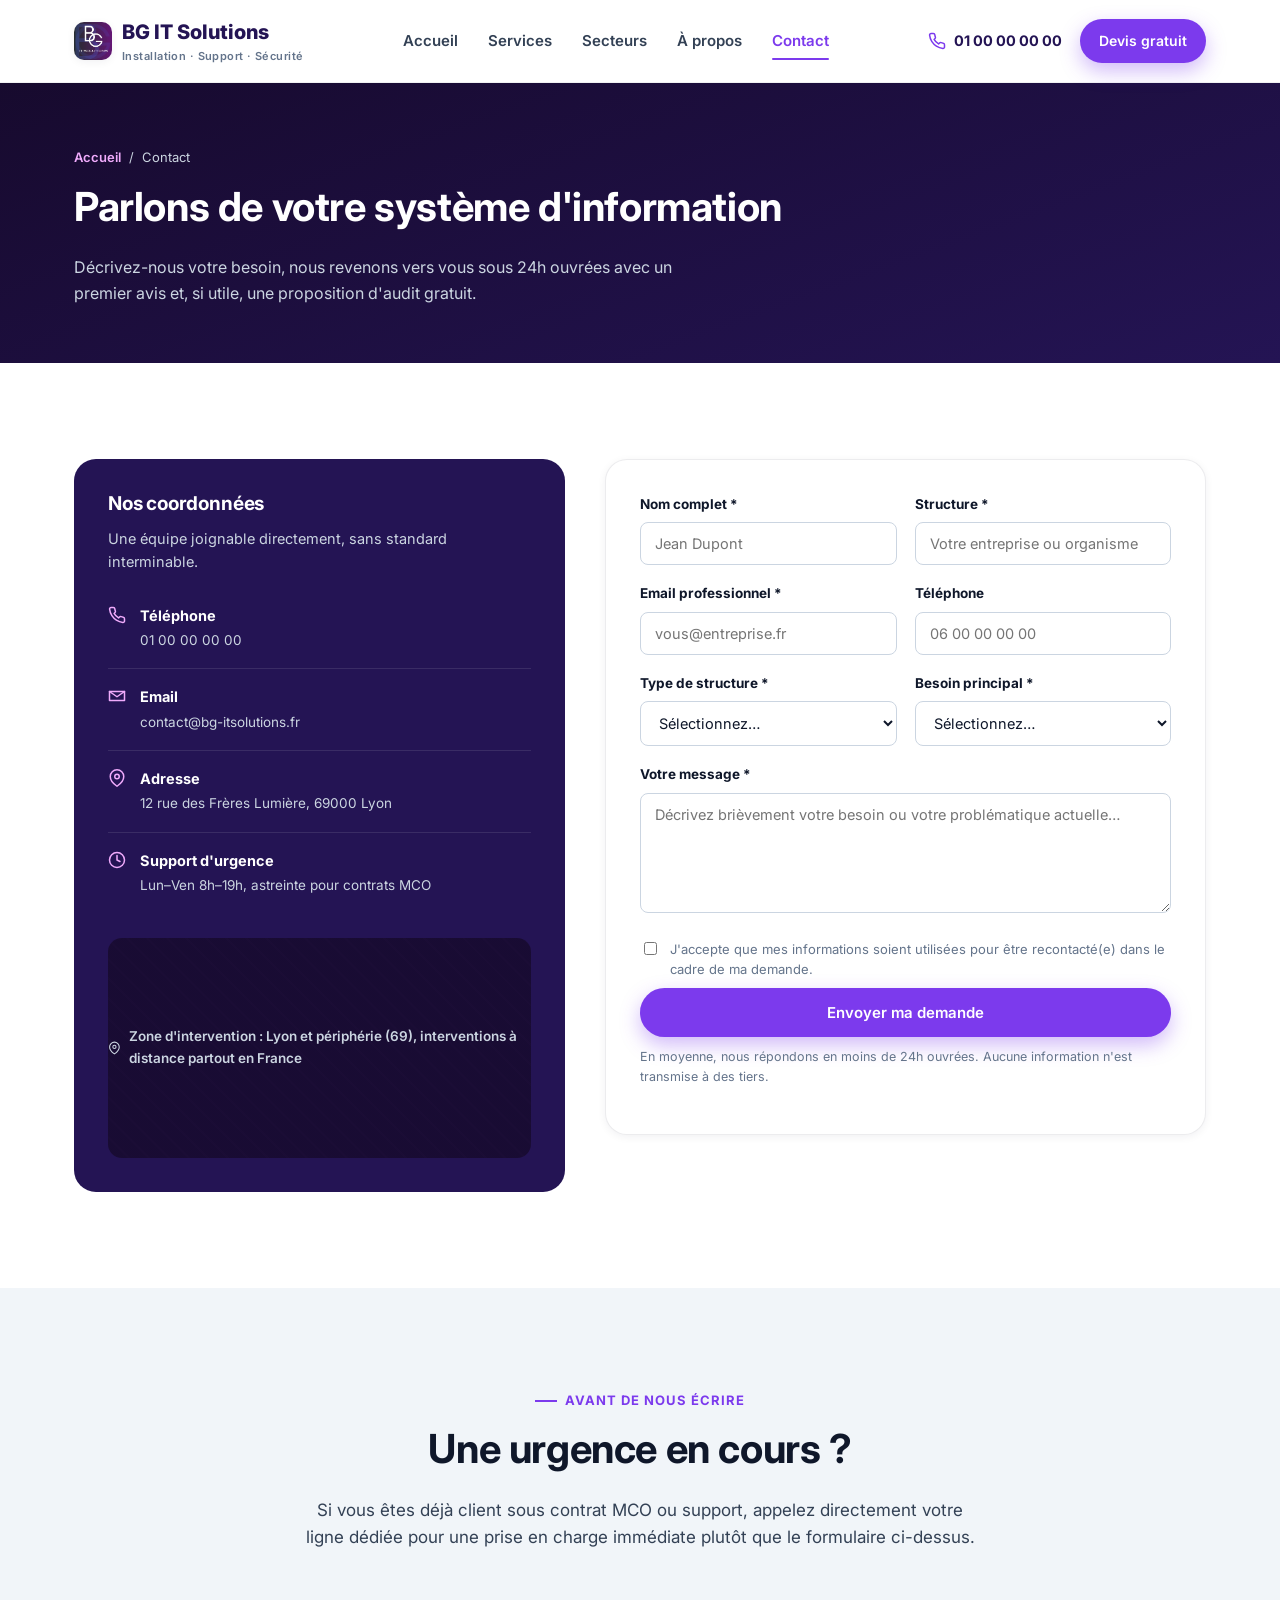
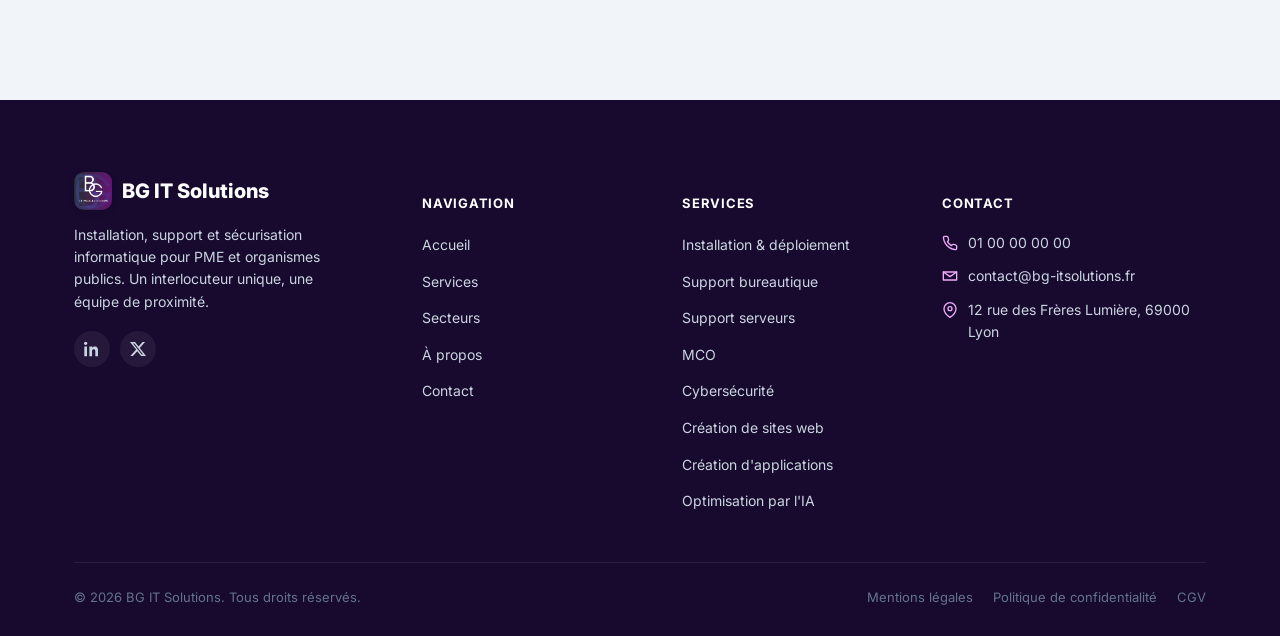
<file: contact.html>
<!DOCTYPE html>
<html lang="fr">
<head>
<meta charset="UTF-8">
<meta name="viewport" content="width=device-width, initial-scale=1.0">
<title>Contact — Demander un audit gratuit | BG IT Solutions</title>
<meta name="description" content="Contactez BG IT Solutions pour un audit gratuit de votre système d'information : installation, support, MCO et cybersécurité pour PME et secteur public.">
<link rel="preconnect" href="https://fonts.googleapis.com">
<link rel="preconnect" href="https://fonts.gstatic.com" crossorigin>
<link href="https://fonts.googleapis.com/css2?family=Inter:wght@400;500;600;700;800&display=swap" rel="stylesheet">
<link rel="icon" href="assets/logo.jpg" type="image/jpeg">
<link rel="stylesheet" href="css/style.css">
</head>
<body>

<header class="site-header">
  <div class="container header-inner">
    <a href="index.html" class="brand">
      <img src="assets/logo.jpg" alt="BG IT Solutions" class="brand-mark">
      <span>BG IT Solutions<small>Installation · Support · Sécurité</small></span>
    </a>
    <nav class="main-nav">
      <ul>
        <li><a href="index.html">Accueil</a></li>
        <li><a href="services.html">Services</a></li>
        <li><a href="secteurs.html">Secteurs</a></li>
        <li><a href="a-propos.html">À propos</a></li>
        <li><a href="contact.html" class="is-active">Contact</a></li>
      </ul>
    </nav>
    <div class="header-actions">
      <a class="header-phone" href="tel:+33100000000">
        <svg width="18" height="18" viewBox="0 0 24 24" fill="none" stroke="currentColor" stroke-width="2" stroke-linecap="round" stroke-linejoin="round"><path d="M22 16.92v3a2 2 0 0 1-2.18 2 19.79 19.79 0 0 1-8.63-3.07 19.5 19.5 0 0 1-6-6 19.79 19.79 0 0 1-3.07-8.67A2 2 0 0 1 4.11 2h3a2 2 0 0 1 2 1.72c.127.96.361 1.903.7 2.81a2 2 0 0 1-.45 2.11L8.09 9.91a16 16 0 0 0 6 6l1.27-1.27a2 2 0 0 1 2.11-.45c.907.339 1.85.573 2.81.7A2 2 0 0 1 22 16.92z"/></svg>
        01 00 00 00 00
      </a>
      <a href="contact.html" class="btn btn-primary btn-sm">Devis gratuit</a>
      <button class="nav-toggle" aria-label="Ouvrir le menu" aria-expanded="false"><span></span></button>
    </div>
  </div>
</header>

<main>

  <section class="page-header">
    <div class="container">
      <div class="breadcrumb"><a href="index.html">Accueil</a> / <span>Contact</span></div>
      <h1>Parlons de votre système d'information</h1>
      <p>Décrivez-nous votre besoin, nous revenons vers vous sous 24h ouvrées avec un premier avis et, si utile, une proposition d'audit gratuit.</p>
    </div>
  </section>

  <section class="section">
    <div class="container contact-grid">

      <div>
        <div class="contact-info-card">
          <h3>Nos coordonnées</h3>
          <p>Une équipe joignable directement, sans standard interminable.</p>
          <div class="contact-line">
            <svg width="18" height="18" viewBox="0 0 24 24" fill="none" stroke="currentColor" stroke-width="2" stroke-linecap="round" stroke-linejoin="round"><path d="M22 16.92v3a2 2 0 0 1-2.18 2 19.79 19.79 0 0 1-8.63-3.07 19.5 19.5 0 0 1-6-6 19.79 19.79 0 0 1-3.07-8.67A2 2 0 0 1 4.11 2h3a2 2 0 0 1 2 1.72c.127.96.361 1.903.7 2.81a2 2 0 0 1-.45 2.11L8.09 9.91a16 16 0 0 0 6 6l1.27-1.27a2 2 0 0 1 2.11-.45c.907.339 1.85.573 2.81.7A2 2 0 0 1 22 16.92z"/></svg>
            <div><strong>Téléphone</strong><a href="tel:+33100000000">01 00 00 00 00</a></div>
          </div>
          <div class="contact-line">
            <svg width="18" height="18" viewBox="0 0 24 24" fill="none" stroke="currentColor" stroke-width="2" stroke-linecap="round" stroke-linejoin="round"><path d="M4 4h16v16H4z" opacity="0"/><path d="M22 6l-10 7L2 6"/><path d="M2 6h20v12H2z"/></svg>
            <div><strong>Email</strong><a href="mailto:contact@bg-itsolutions.fr">contact@bg-itsolutions.fr</a></div>
          </div>
          <div class="contact-line">
            <svg width="18" height="18" viewBox="0 0 24 24" fill="none" stroke="currentColor" stroke-width="2" stroke-linecap="round" stroke-linejoin="round"><path d="M21 10c0 7-9 13-9 13s-9-6-9-13a9 9 0 0 1 18 0z"/><circle cx="12" cy="10" r="3"/></svg>
            <div><strong>Adresse</strong><span>12 rue des Frères Lumière, 69000 Lyon</span></div>
          </div>
          <div class="contact-line">
            <svg width="18" height="18" viewBox="0 0 24 24" fill="none" stroke="currentColor" stroke-width="2" stroke-linecap="round" stroke-linejoin="round"><circle cx="12" cy="12" r="10"/><polyline points="12 6 12 12 16 14"/></svg>
            <div><strong>Support d'urgence</strong><span>Lun–Ven 8h–19h, astreinte pour contrats MCO</span></div>
          </div>
          <div class="map-block">
            <svg width="18" height="18" viewBox="0 0 24 24" fill="none" stroke="currentColor" stroke-width="2" stroke-linecap="round" stroke-linejoin="round"><path d="M21 10c0 7-9 13-9 13s-9-6-9-13a9 9 0 0 1 18 0z"/><circle cx="12" cy="10" r="3"/></svg>
            Zone d'intervention : Lyon et périphérie (69), interventions à distance partout en France
          </div>
        </div>
      </div>

      <div class="form-card">
        <div id="form-success" class="form-success">Merci, votre message a bien été envoyé ! Notre équipe vous recontacte sous 24h ouvrées.</div>
        <form id="contact-form">
          <div class="form-row">
            <div class="field">
              <label for="nom">Nom complet *</label>
              <input type="text" id="nom" name="nom" required placeholder="Jean Dupont">
            </div>
            <div class="field">
              <label for="structure">Structure *</label>
              <input type="text" id="structure" name="structure" required placeholder="Votre entreprise ou organisme">
            </div>
          </div>
          <div class="form-row">
            <div class="field">
              <label for="email">Email professionnel *</label>
              <input type="email" id="email" name="email" required placeholder="vous@entreprise.fr">
            </div>
            <div class="field">
              <label for="telephone">Téléphone</label>
              <input type="tel" id="telephone" name="telephone" placeholder="06 00 00 00 00">
            </div>
          </div>
          <div class="form-row">
            <div class="field">
              <label for="secteur">Type de structure *</label>
              <select id="secteur" name="secteur" required>
                <option value="">Sélectionnez…</option>
                <option value="pme">Entreprise privée (PME/TPE)</option>
                <option value="public">Collectivité / établissement public</option>
                <option value="autre">Autre</option>
              </select>
            </div>
            <div class="field">
              <label for="besoin">Besoin principal *</label>
              <select id="besoin" name="besoin" required>
                <option value="">Sélectionnez…</option>
                <option value="installation">Installation / déploiement</option>
                <option value="support">Support bureautique</option>
                <option value="serveurs">Support serveurs</option>
                <option value="mco">Maintien en condition opérationnelle</option>
                <option value="securite">Cybersécurité</option>
                <option value="infogerance">Infogérance globale</option>
                <option value="web">Création de site web</option>
                <option value="application">Création d'application</option>
                <option value="ia">Optimisation par l'IA</option>
                <option value="autre">Autre / je ne sais pas encore</option>
              </select>
            </div>
          </div>
          <div class="field">
            <label for="message">Votre message *</label>
            <textarea id="message" name="message" required placeholder="Décrivez brièvement votre besoin ou votre problématique actuelle…"></textarea>
          </div>
          <label class="field-check">
            <input type="checkbox" required>
            J'accepte que mes informations soient utilisées pour être recontacté(e) dans le cadre de ma demande.
          </label>
          <button type="submit" class="btn btn-primary btn-block" style="margin-top:8px;">Envoyer ma demande</button>
          <p class="form-note">En moyenne, nous répondons en moins de 24h ouvrées. Aucune information n'est transmise à des tiers.</p>
        </form>
      </div>

    </div>
  </section>

  <section class="section section--muted">
    <div class="container">
      <div class="section-head center">
        <span class="eyebrow">Avant de nous écrire</span>
        <h2>Une urgence en cours ?</h2>
        <p>Si vous êtes déjà client sous contrat MCO ou support, appelez directement votre ligne dédiée pour une prise en charge immédiate plutôt que le formulaire ci-dessus.</p>
      </div>
    </div>
  </section>

</main>

<footer class="site-footer">
  <div class="container">
    <div class="footer-grid">
      <div class="footer-brand">
        <a href="index.html" class="brand">
          <img src="assets/logo.jpg" alt="BG IT Solutions" class="brand-mark">
          <span>BG IT Solutions</span>
        </a>
        <p>Installation, support et sécurisation informatique pour PME et organismes publics. Un interlocuteur unique, une équipe de proximité.</p>
        <div class="footer-social">
          <a href="#" aria-label="LinkedIn"><svg width="16" height="16" viewBox="0 0 24 24" fill="currentColor"><path d="M4.98 3.5C4.98 4.88 3.87 6 2.5 6S0 4.88 0 3.5 1.12 1 2.5 1s2.48 1.12 2.48 2.5zM.5 8.24h4V23h-4V8.24zM8.5 8.24h3.84v2.02h.05c.53-1 1.84-2.05 3.79-2.05 4.05 0 4.8 2.67 4.8 6.14V23h-4v-6.86c0-1.64-.03-3.75-2.28-3.75-2.29 0-2.64 1.79-2.64 3.63V23h-4V8.24z"/></svg></a>
          <a href="#" aria-label="Twitter/X"><svg width="16" height="16" viewBox="0 0 24 24" fill="currentColor"><path d="M18.9 1.5h3.7l-8 9.1 9.5 11.9h-7.4l-5.8-7.3-6.6 7.3H.6l8.6-9.7L0 1.5h7.6l5.2 6.7 6.1-6.7zm-1.3 18.6h2L6.5 3.7h-2l13.1 16.4z"/></svg></a>
        </div>
      </div>
      <div class="footer-col">
        <h5>Navigation</h5>
        <ul>
          <li><a href="index.html">Accueil</a></li>
          <li><a href="services.html">Services</a></li>
          <li><a href="secteurs.html">Secteurs</a></li>
          <li><a href="a-propos.html">À propos</a></li>
          <li><a href="contact.html">Contact</a></li>
        </ul>
      </div>
      <div class="footer-col">
        <h5>Services</h5>
        <ul>
          <li><a href="services.html#installation">Installation &amp; déploiement</a></li>
          <li><a href="services.html#support-bureautique">Support bureautique</a></li>
          <li><a href="services.html#serveurs">Support serveurs</a></li>
          <li><a href="services.html#mco">MCO</a></li>
          <li><a href="services.html#securite">Cybersécurité</a></li>
          <li><a href="services.html#web">Création de sites web</a></li>
          <li><a href="services.html#applications">Création d'applications</a></li>
          <li><a href="services.html#ia">Optimisation par l'IA</a></li>
        </ul>
      </div>
      <div class="footer-col">
        <h5>Contact</h5>
        <ul class="footer-contact">
          <li><svg width="16" height="16" viewBox="0 0 24 24" fill="none" stroke="currentColor" stroke-width="2" stroke-linecap="round" stroke-linejoin="round"><path d="M22 16.92v3a2 2 0 0 1-2.18 2 19.79 19.79 0 0 1-8.63-3.07 19.5 19.5 0 0 1-6-6 19.79 19.79 0 0 1-3.07-8.67A2 2 0 0 1 4.11 2h3a2 2 0 0 1 2 1.72c.127.96.361 1.903.7 2.81a2 2 0 0 1-.45 2.11L8.09 9.91a16 16 0 0 0 6 6l1.27-1.27a2 2 0 0 1 2.11-.45c.907.339 1.85.573 2.81.7A2 2 0 0 1 22 16.92z"/></svg> 01 00 00 00 00</li>
          <li><svg width="16" height="16" viewBox="0 0 24 24" fill="none" stroke="currentColor" stroke-width="2" stroke-linecap="round" stroke-linejoin="round"><path d="M4 4h16v16H4z" opacity="0"/><path d="M22 6l-10 7L2 6"/><path d="M2 6h20v12H2z"/></svg> contact@bg-itsolutions.fr</li>
          <li><svg width="16" height="16" viewBox="0 0 24 24" fill="none" stroke="currentColor" stroke-width="2" stroke-linecap="round" stroke-linejoin="round"><path d="M21 10c0 7-9 13-9 13s-9-6-9-13a9 9 0 0 1 18 0z"/><circle cx="12" cy="10" r="3"/></svg> 12 rue des Frères Lumière, 69000 Lyon</li>
        </ul>
      </div>
    </div>
    <div class="footer-bottom">
      <span>&copy; 2026 BG IT Solutions. Tous droits réservés.</span>
      <div class="footer-bottom-links">
        <a href="#">Mentions légales</a>
        <a href="#">Politique de confidentialité</a>
        <a href="#">CGV</a>
      </div>
    </div>
  </div>
</footer>

<button class="back-to-top" aria-label="Retour en haut">
  <svg width="18" height="18" viewBox="0 0 24 24" fill="none" stroke="currentColor" stroke-width="2" stroke-linecap="round" stroke-linejoin="round"><line x1="12" y1="19" x2="12" y2="5"/><polyline points="5 12 12 5 19 12"/></svg>
</button>

<script src="js/script.js"></script>
</body>
</html>
</file>
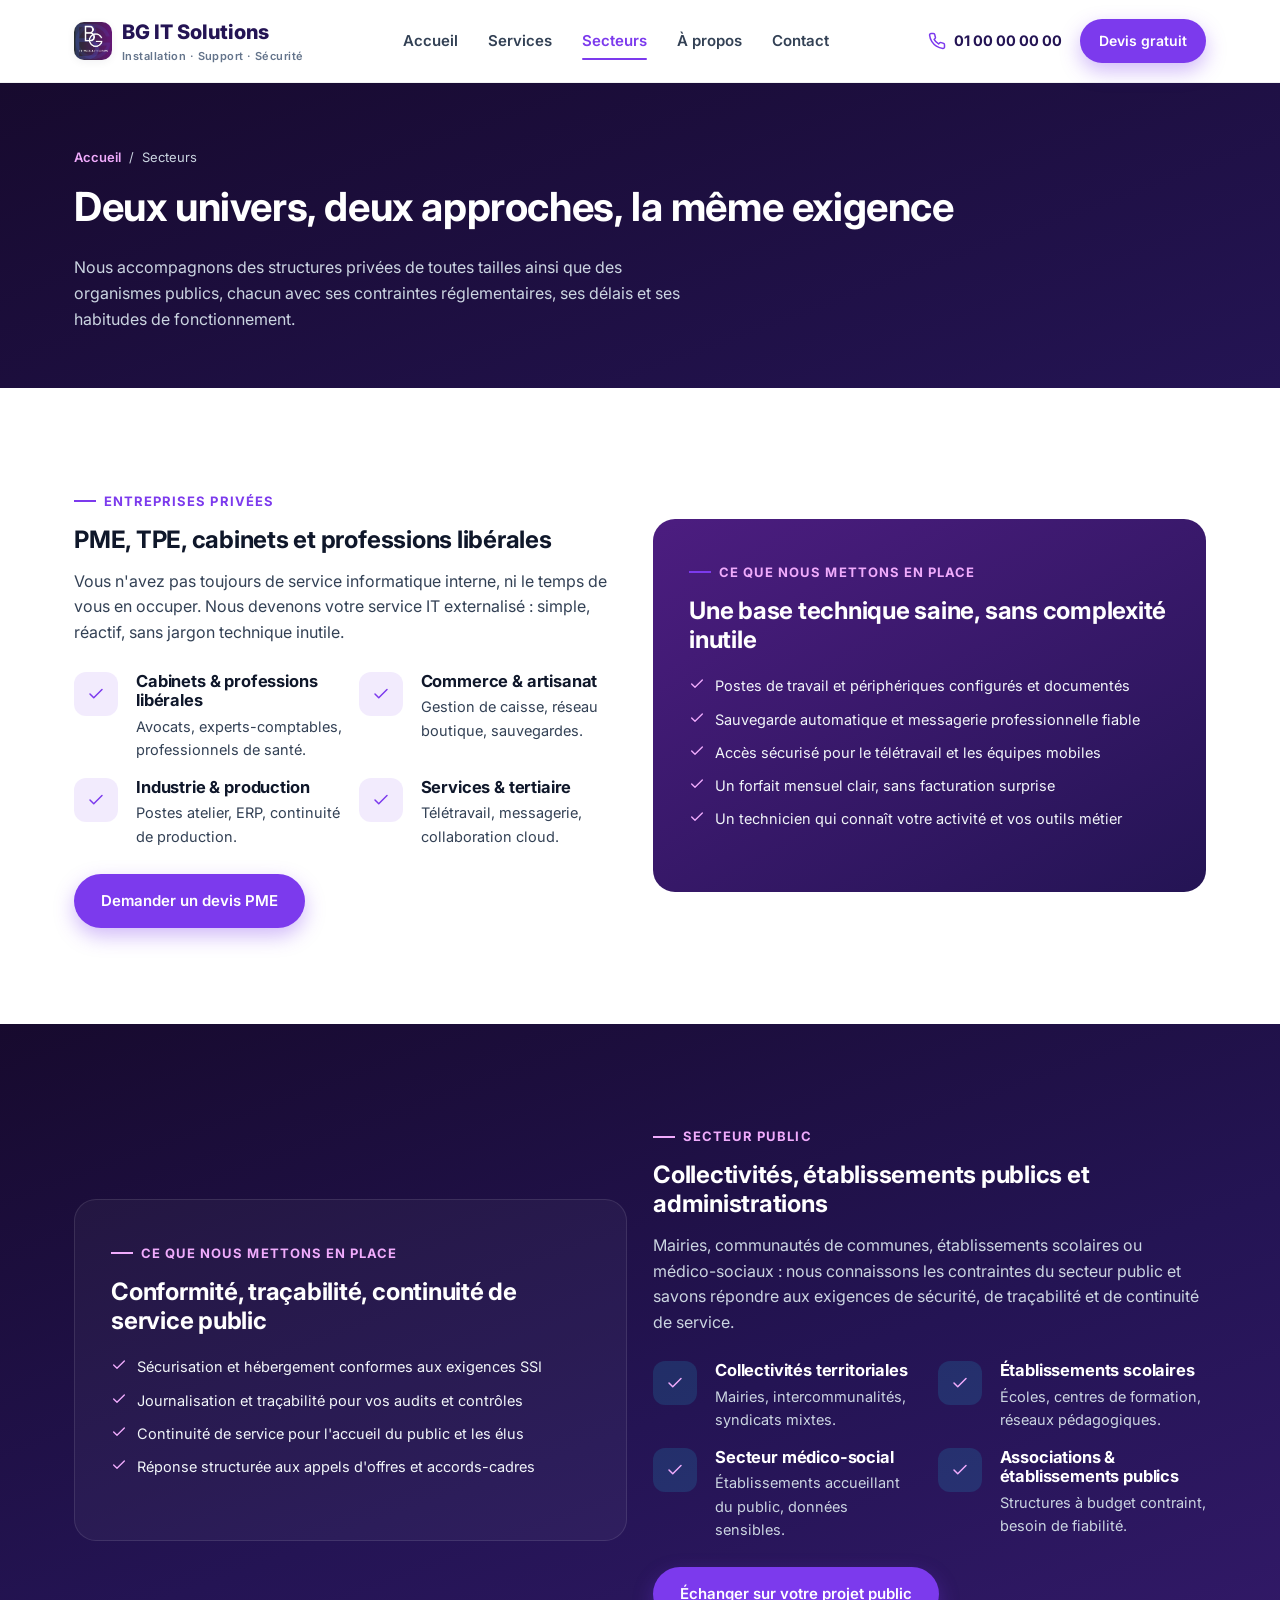
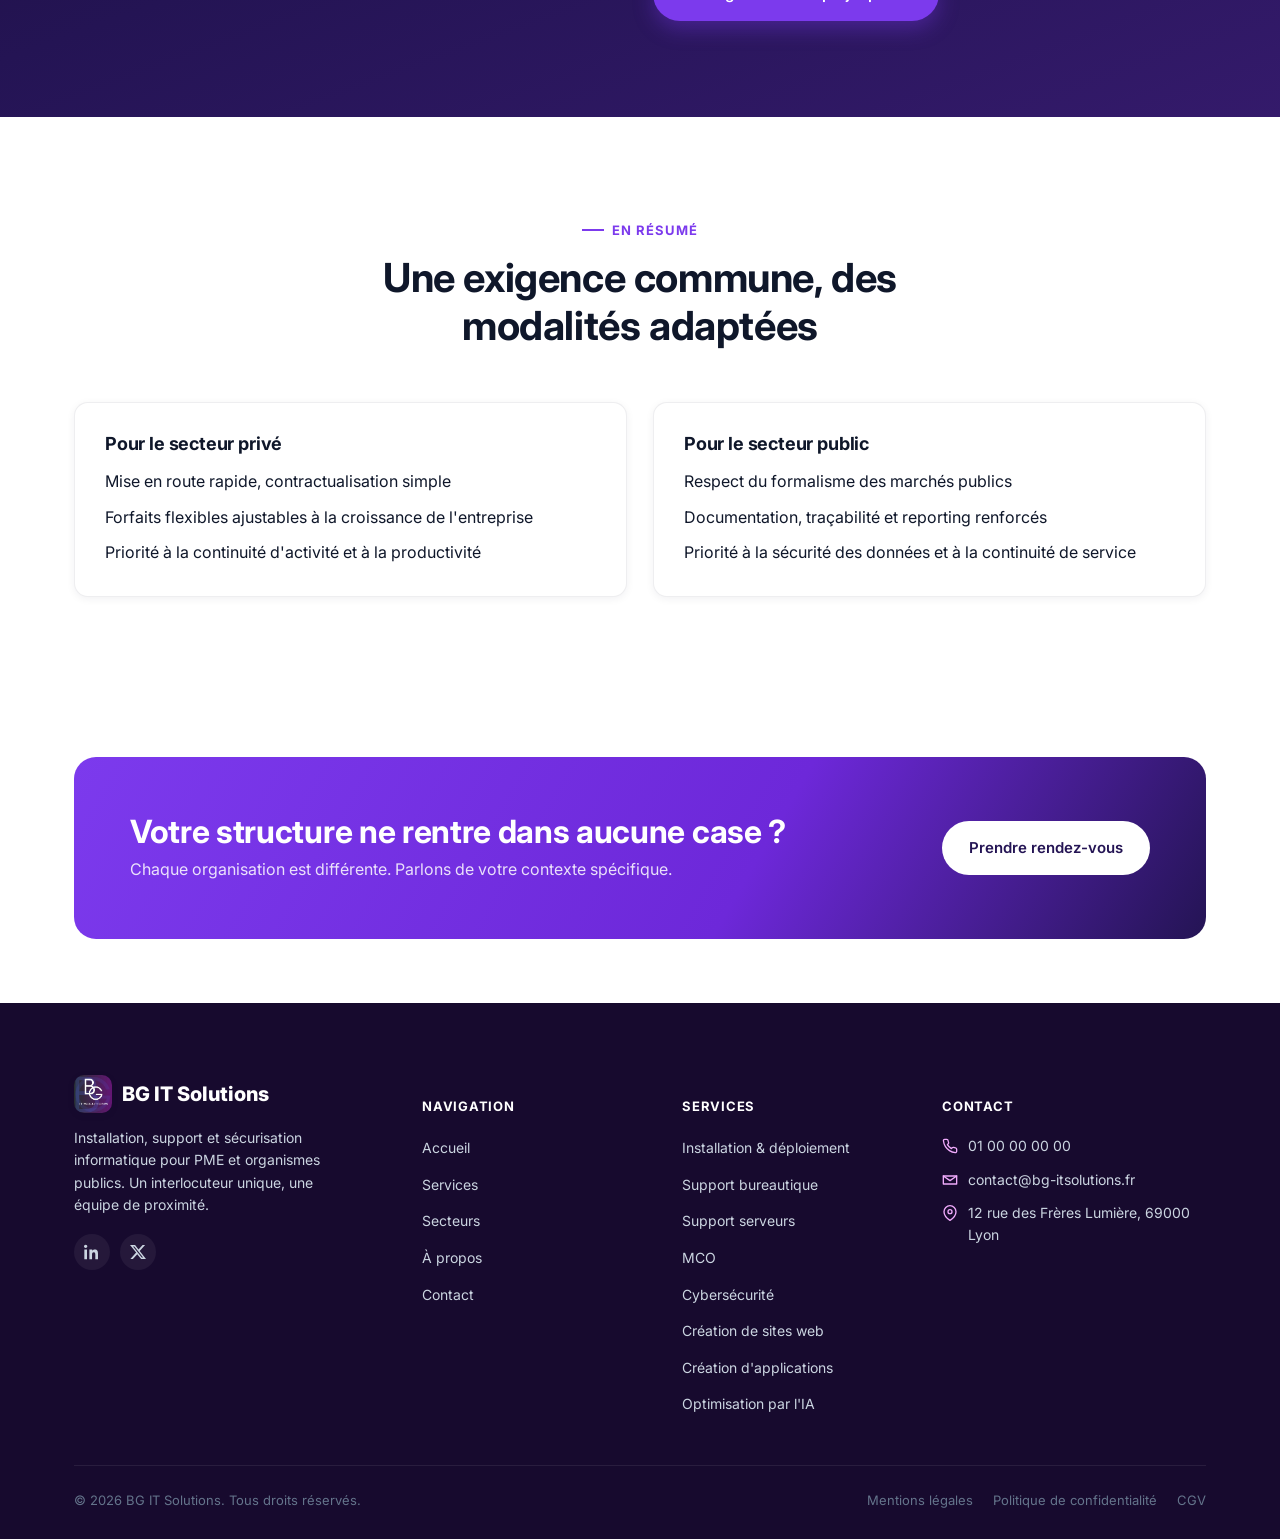
<file: secteurs.html>
<!DOCTYPE html>
<html lang="fr">
<head>
<meta charset="UTF-8">
<meta name="viewport" content="width=device-width, initial-scale=1.0">
<title>Secteurs accompagnés — PME et secteur public | BG IT Solutions</title>
<meta name="description" content="BG IT Solutions accompagne les PME privées comme les collectivités et établissements publics, avec des offres adaptées aux contraintes de chaque secteur.">
<link rel="preconnect" href="https://fonts.googleapis.com">
<link rel="preconnect" href="https://fonts.gstatic.com" crossorigin>
<link href="https://fonts.googleapis.com/css2?family=Inter:wght@400;500;600;700;800&display=swap" rel="stylesheet">
<link rel="icon" href="assets/logo.jpg" type="image/jpeg">
<link rel="stylesheet" href="css/style.css">
</head>
<body>

<header class="site-header">
  <div class="container header-inner">
    <a href="index.html" class="brand">
      <img src="assets/logo.jpg" alt="BG IT Solutions" class="brand-mark">
      <span>BG IT Solutions<small>Installation · Support · Sécurité</small></span>
    </a>
    <nav class="main-nav">
      <ul>
        <li><a href="index.html">Accueil</a></li>
        <li><a href="services.html">Services</a></li>
        <li><a href="secteurs.html" class="is-active">Secteurs</a></li>
        <li><a href="a-propos.html">À propos</a></li>
        <li><a href="contact.html">Contact</a></li>
      </ul>
    </nav>
    <div class="header-actions">
      <a class="header-phone" href="tel:+33100000000">
        <svg width="18" height="18" viewBox="0 0 24 24" fill="none" stroke="currentColor" stroke-width="2" stroke-linecap="round" stroke-linejoin="round"><path d="M22 16.92v3a2 2 0 0 1-2.18 2 19.79 19.79 0 0 1-8.63-3.07 19.5 19.5 0 0 1-6-6 19.79 19.79 0 0 1-3.07-8.67A2 2 0 0 1 4.11 2h3a2 2 0 0 1 2 1.72c.127.96.361 1.903.7 2.81a2 2 0 0 1-.45 2.11L8.09 9.91a16 16 0 0 0 6 6l1.27-1.27a2 2 0 0 1 2.11-.45c.907.339 1.85.573 2.81.7A2 2 0 0 1 22 16.92z"/></svg>
        01 00 00 00 00
      </a>
      <a href="contact.html" class="btn btn-primary btn-sm">Devis gratuit</a>
      <button class="nav-toggle" aria-label="Ouvrir le menu" aria-expanded="false"><span></span></button>
    </div>
  </div>
</header>

<main>

  <section class="page-header">
    <div class="container">
      <div class="breadcrumb"><a href="index.html">Accueil</a> / <span>Secteurs</span></div>
      <h1>Deux univers, deux approches, la même exigence</h1>
      <p>Nous accompagnons des structures privées de toutes tailles ainsi que des organismes publics, chacun avec ses contraintes réglementaires, ses délais et ses habitudes de fonctionnement.</p>
    </div>
  </section>

  <!-- PME -->
  <section class="section" id="pme">
    <div class="container grid grid-2" style="align-items:center;">
      <div>
        <span class="eyebrow">Entreprises privées</span>
        <h2>PME, TPE, cabinets et professions libérales</h2>
        <p>Vous n'avez pas toujours de service informatique interne, ni le temps de vous en occuper. Nous devenons votre service IT externalisé : simple, réactif, sans jargon technique inutile.</p>
        <div class="grid grid-2" style="gap:16px;margin:26px 0;">
          <div class="feature-row" style="border:none;padding:0;">
            <span class="feature-icon"><svg width="18" height="18" viewBox="0 0 24 24" fill="none" stroke="currentColor" stroke-width="2" stroke-linecap="round" stroke-linejoin="round"><path d="M20 6L9 17l-5-5"/></svg></span>
            <div><h4>Cabinets &amp; professions libérales</h4><p>Avocats, experts-comptables, professionnels de santé.</p></div>
          </div>
          <div class="feature-row" style="border:none;padding:0;">
            <span class="feature-icon"><svg width="18" height="18" viewBox="0 0 24 24" fill="none" stroke="currentColor" stroke-width="2" stroke-linecap="round" stroke-linejoin="round"><path d="M20 6L9 17l-5-5"/></svg></span>
            <div><h4>Commerce &amp; artisanat</h4><p>Gestion de caisse, réseau boutique, sauvegardes.</p></div>
          </div>
          <div class="feature-row" style="border:none;padding:0;">
            <span class="feature-icon"><svg width="18" height="18" viewBox="0 0 24 24" fill="none" stroke="currentColor" stroke-width="2" stroke-linecap="round" stroke-linejoin="round"><path d="M20 6L9 17l-5-5"/></svg></span>
            <div><h4>Industrie &amp; production</h4><p>Postes atelier, ERP, continuité de production.</p></div>
          </div>
          <div class="feature-row" style="border:none;padding:0;">
            <span class="feature-icon"><svg width="18" height="18" viewBox="0 0 24 24" fill="none" stroke="currentColor" stroke-width="2" stroke-linecap="round" stroke-linejoin="round"><path d="M20 6L9 17l-5-5"/></svg></span>
            <div><h4>Services &amp; tertiaire</h4><p>Télétravail, messagerie, collaboration cloud.</p></div>
          </div>
        </div>
        <a href="contact.html" class="btn btn-primary">Demander un devis PME</a>
      </div>
      <div class="sector-card sector-card--pme">
        <span class="eyebrow">Ce que nous mettons en place</span>
        <h3>Une base technique saine, sans complexité inutile</h3>
        <ul>
          <li><svg width="16" height="16" viewBox="0 0 24 24" fill="none" stroke="currentColor" stroke-width="2" stroke-linecap="round" stroke-linejoin="round"><path d="M20 6L9 17l-5-5"/></svg> Postes de travail et périphériques configurés et documentés</li>
          <li><svg width="16" height="16" viewBox="0 0 24 24" fill="none" stroke="currentColor" stroke-width="2" stroke-linecap="round" stroke-linejoin="round"><path d="M20 6L9 17l-5-5"/></svg> Sauvegarde automatique et messagerie professionnelle fiable</li>
          <li><svg width="16" height="16" viewBox="0 0 24 24" fill="none" stroke="currentColor" stroke-width="2" stroke-linecap="round" stroke-linejoin="round"><path d="M20 6L9 17l-5-5"/></svg> Accès sécurisé pour le télétravail et les équipes mobiles</li>
          <li><svg width="16" height="16" viewBox="0 0 24 24" fill="none" stroke="currentColor" stroke-width="2" stroke-linecap="round" stroke-linejoin="round"><path d="M20 6L9 17l-5-5"/></svg> Un forfait mensuel clair, sans facturation surprise</li>
          <li><svg width="16" height="16" viewBox="0 0 24 24" fill="none" stroke="currentColor" stroke-width="2" stroke-linecap="round" stroke-linejoin="round"><path d="M20 6L9 17l-5-5"/></svg> Un technicien qui connaît votre activité et vos outils métier</li>
        </ul>
      </div>
    </div>
  </section>

  <!-- PUBLIC -->
  <section class="section section--navy" id="public">
    <div class="container grid grid-2" style="align-items:center;">
      <div class="sector-card sector-card--public" style="background:rgba(255,255,255,0.04);border:1px solid rgba(255,255,255,0.1);">
        <span class="eyebrow">Ce que nous mettons en place</span>
        <h3>Conformité, traçabilité, continuité de service public</h3>
        <ul>
          <li><svg width="16" height="16" viewBox="0 0 24 24" fill="none" stroke="currentColor" stroke-width="2" stroke-linecap="round" stroke-linejoin="round"><path d="M20 6L9 17l-5-5"/></svg> Sécurisation et hébergement conformes aux exigences SSI</li>
          <li><svg width="16" height="16" viewBox="0 0 24 24" fill="none" stroke="currentColor" stroke-width="2" stroke-linecap="round" stroke-linejoin="round"><path d="M20 6L9 17l-5-5"/></svg> Journalisation et traçabilité pour vos audits et contrôles</li>
          <li><svg width="16" height="16" viewBox="0 0 24 24" fill="none" stroke="currentColor" stroke-width="2" stroke-linecap="round" stroke-linejoin="round"><path d="M20 6L9 17l-5-5"/></svg> Continuité de service pour l'accueil du public et les élus</li>
          <li><svg width="16" height="16" viewBox="0 0 24 24" fill="none" stroke="currentColor" stroke-width="2" stroke-linecap="round" stroke-linejoin="round"><path d="M20 6L9 17l-5-5"/></svg> Réponse structurée aux appels d'offres et accords-cadres</li>
        </ul>
      </div>
      <div>
        <span class="eyebrow">Secteur public</span>
        <h2 style="color:#fff;">Collectivités, établissements publics et administrations</h2>
        <p>Mairies, communautés de communes, établissements scolaires ou médico-sociaux : nous connaissons les contraintes du secteur public et savons répondre aux exigences de sécurité, de traçabilité et de continuité de service.</p>
        <div class="grid grid-2" style="gap:16px;margin:26px 0;">
          <div class="feature-row" style="border:none;padding:0;">
            <span class="feature-icon" style="background:rgba(34,211,238,0.14);color:#f0abfc;"><svg width="18" height="18" viewBox="0 0 24 24" fill="none" stroke="currentColor" stroke-width="2" stroke-linecap="round" stroke-linejoin="round"><path d="M20 6L9 17l-5-5"/></svg></span>
            <div><h4 style="color:#fff;">Collectivités territoriales</h4><p>Mairies, intercommunalités, syndicats mixtes.</p></div>
          </div>
          <div class="feature-row" style="border:none;padding:0;">
            <span class="feature-icon" style="background:rgba(34,211,238,0.14);color:#f0abfc;"><svg width="18" height="18" viewBox="0 0 24 24" fill="none" stroke="currentColor" stroke-width="2" stroke-linecap="round" stroke-linejoin="round"><path d="M20 6L9 17l-5-5"/></svg></span>
            <div><h4 style="color:#fff;">Établissements scolaires</h4><p>Écoles, centres de formation, réseaux pédagogiques.</p></div>
          </div>
          <div class="feature-row" style="border:none;padding:0;">
            <span class="feature-icon" style="background:rgba(34,211,238,0.14);color:#f0abfc;"><svg width="18" height="18" viewBox="0 0 24 24" fill="none" stroke="currentColor" stroke-width="2" stroke-linecap="round" stroke-linejoin="round"><path d="M20 6L9 17l-5-5"/></svg></span>
            <div><h4 style="color:#fff;">Secteur médico-social</h4><p>Établissements accueillant du public, données sensibles.</p></div>
          </div>
          <div class="feature-row" style="border:none;padding:0;">
            <span class="feature-icon" style="background:rgba(34,211,238,0.14);color:#f0abfc;"><svg width="18" height="18" viewBox="0 0 24 24" fill="none" stroke="currentColor" stroke-width="2" stroke-linecap="round" stroke-linejoin="round"><path d="M20 6L9 17l-5-5"/></svg></span>
            <div><h4 style="color:#fff;">Associations &amp; établissements publics</h4><p>Structures à budget contraint, besoin de fiabilité.</p></div>
          </div>
        </div>
        <a href="contact.html" class="btn btn-primary">Échanger sur votre projet public</a>
      </div>
    </div>
  </section>

  <!-- COMPARISON -->
  <section class="section">
    <div class="container">
      <div class="section-head center">
        <span class="eyebrow">En résumé</span>
        <h2>Une exigence commune, des modalités adaptées</h2>
      </div>
      <div class="grid grid-2">
        <div class="card">
          <h3 style="font-size:18px;">Pour le secteur privé</h3>
          <ul style="display:flex;flex-direction:column;gap:10px;margin-top:14px;">
            <li>Mise en route rapide, contractualisation simple</li>
            <li>Forfaits flexibles ajustables à la croissance de l'entreprise</li>
            <li>Priorité à la continuité d'activité et à la productivité</li>
          </ul>
        </div>
        <div class="card">
          <h3 style="font-size:18px;">Pour le secteur public</h3>
          <ul style="display:flex;flex-direction:column;gap:10px;margin-top:14px;">
            <li>Respect du formalisme des marchés publics</li>
            <li>Documentation, traçabilité et reporting renforcés</li>
            <li>Priorité à la sécurité des données et à la continuité de service</li>
          </ul>
        </div>
      </div>
    </div>
  </section>

  <section class="section--tight">
    <div class="container">
      <div class="cta-band">
        <div>
          <h2>Votre structure ne rentre dans aucune case ?</h2>
          <p>Chaque organisation est différente. Parlons de votre contexte spécifique.</p>
        </div>
        <a href="contact.html" class="btn btn-primary">Prendre rendez-vous</a>
      </div>
    </div>
  </section>

</main>

<footer class="site-footer">
  <div class="container">
    <div class="footer-grid">
      <div class="footer-brand">
        <a href="index.html" class="brand">
          <img src="assets/logo.jpg" alt="BG IT Solutions" class="brand-mark">
          <span>BG IT Solutions</span>
        </a>
        <p>Installation, support et sécurisation informatique pour PME et organismes publics. Un interlocuteur unique, une équipe de proximité.</p>
        <div class="footer-social">
          <a href="#" aria-label="LinkedIn"><svg width="16" height="16" viewBox="0 0 24 24" fill="currentColor"><path d="M4.98 3.5C4.98 4.88 3.87 6 2.5 6S0 4.88 0 3.5 1.12 1 2.5 1s2.48 1.12 2.48 2.5zM.5 8.24h4V23h-4V8.24zM8.5 8.24h3.84v2.02h.05c.53-1 1.84-2.05 3.79-2.05 4.05 0 4.8 2.67 4.8 6.14V23h-4v-6.86c0-1.64-.03-3.75-2.28-3.75-2.29 0-2.64 1.79-2.64 3.63V23h-4V8.24z"/></svg></a>
          <a href="#" aria-label="Twitter/X"><svg width="16" height="16" viewBox="0 0 24 24" fill="currentColor"><path d="M18.9 1.5h3.7l-8 9.1 9.5 11.9h-7.4l-5.8-7.3-6.6 7.3H.6l8.6-9.7L0 1.5h7.6l5.2 6.7 6.1-6.7zm-1.3 18.6h2L6.5 3.7h-2l13.1 16.4z"/></svg></a>
        </div>
      </div>
      <div class="footer-col">
        <h5>Navigation</h5>
        <ul>
          <li><a href="index.html">Accueil</a></li>
          <li><a href="services.html">Services</a></li>
          <li><a href="secteurs.html">Secteurs</a></li>
          <li><a href="a-propos.html">À propos</a></li>
          <li><a href="contact.html">Contact</a></li>
        </ul>
      </div>
      <div class="footer-col">
        <h5>Services</h5>
        <ul>
          <li><a href="services.html#installation">Installation &amp; déploiement</a></li>
          <li><a href="services.html#support-bureautique">Support bureautique</a></li>
          <li><a href="services.html#serveurs">Support serveurs</a></li>
          <li><a href="services.html#mco">MCO</a></li>
          <li><a href="services.html#securite">Cybersécurité</a></li>
          <li><a href="services.html#web">Création de sites web</a></li>
          <li><a href="services.html#applications">Création d'applications</a></li>
          <li><a href="services.html#ia">Optimisation par l'IA</a></li>
        </ul>
      </div>
      <div class="footer-col">
        <h5>Contact</h5>
        <ul class="footer-contact">
          <li><svg width="16" height="16" viewBox="0 0 24 24" fill="none" stroke="currentColor" stroke-width="2" stroke-linecap="round" stroke-linejoin="round"><path d="M22 16.92v3a2 2 0 0 1-2.18 2 19.79 19.79 0 0 1-8.63-3.07 19.5 19.5 0 0 1-6-6 19.79 19.79 0 0 1-3.07-8.67A2 2 0 0 1 4.11 2h3a2 2 0 0 1 2 1.72c.127.96.361 1.903.7 2.81a2 2 0 0 1-.45 2.11L8.09 9.91a16 16 0 0 0 6 6l1.27-1.27a2 2 0 0 1 2.11-.45c.907.339 1.85.573 2.81.7A2 2 0 0 1 22 16.92z"/></svg> 01 00 00 00 00</li>
          <li><svg width="16" height="16" viewBox="0 0 24 24" fill="none" stroke="currentColor" stroke-width="2" stroke-linecap="round" stroke-linejoin="round"><path d="M4 4h16v16H4z" opacity="0"/><path d="M22 6l-10 7L2 6"/><path d="M2 6h20v12H2z"/></svg> contact@bg-itsolutions.fr</li>
          <li><svg width="16" height="16" viewBox="0 0 24 24" fill="none" stroke="currentColor" stroke-width="2" stroke-linecap="round" stroke-linejoin="round"><path d="M21 10c0 7-9 13-9 13s-9-6-9-13a9 9 0 0 1 18 0z"/><circle cx="12" cy="10" r="3"/></svg> 12 rue des Frères Lumière, 69000 Lyon</li>
        </ul>
      </div>
    </div>
    <div class="footer-bottom">
      <span>&copy; 2026 BG IT Solutions. Tous droits réservés.</span>
      <div class="footer-bottom-links">
        <a href="#">Mentions légales</a>
        <a href="#">Politique de confidentialité</a>
        <a href="#">CGV</a>
      </div>
    </div>
  </div>
</footer>

<button class="back-to-top" aria-label="Retour en haut">
  <svg width="18" height="18" viewBox="0 0 24 24" fill="none" stroke="currentColor" stroke-width="2" stroke-linecap="round" stroke-linejoin="round"><line x1="12" y1="19" x2="12" y2="5"/><polyline points="5 12 12 5 19 12"/></svg>
</button>

<script src="js/script.js"></script>
</body>
</html>
</file>
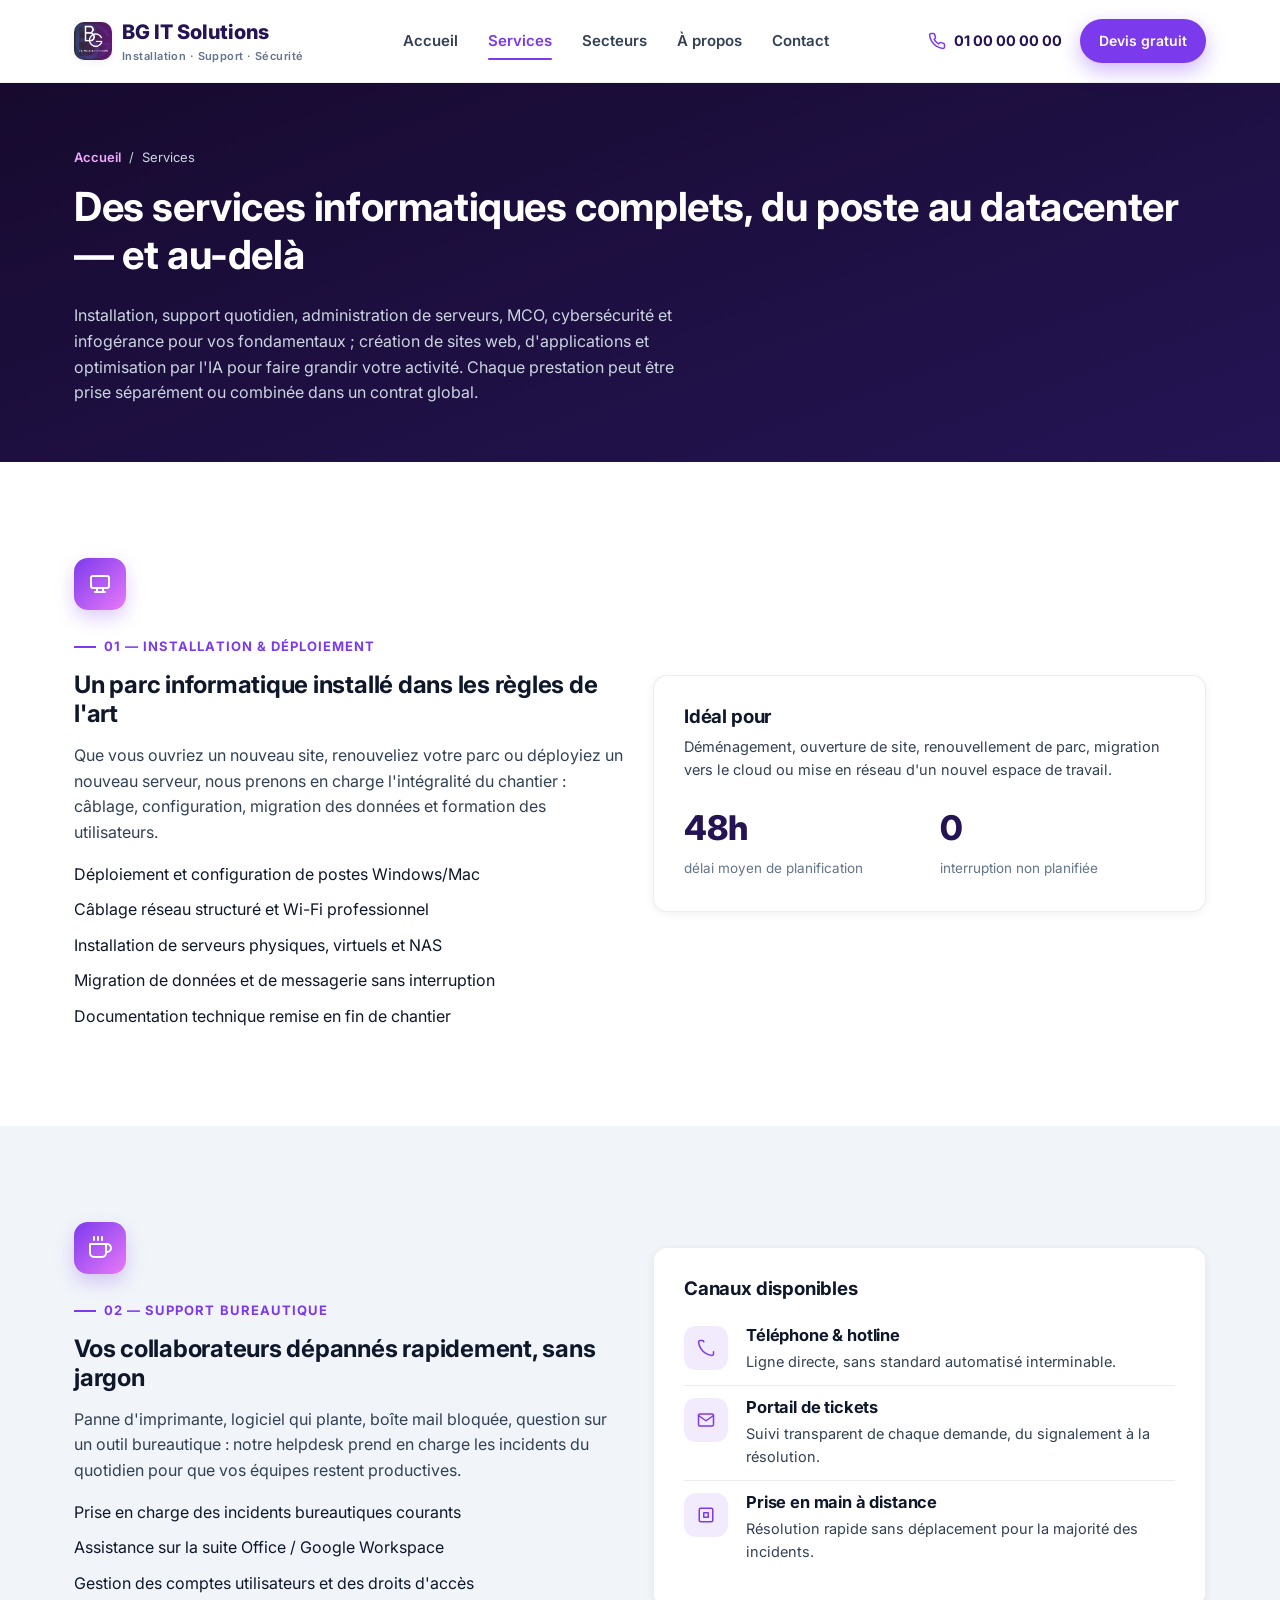
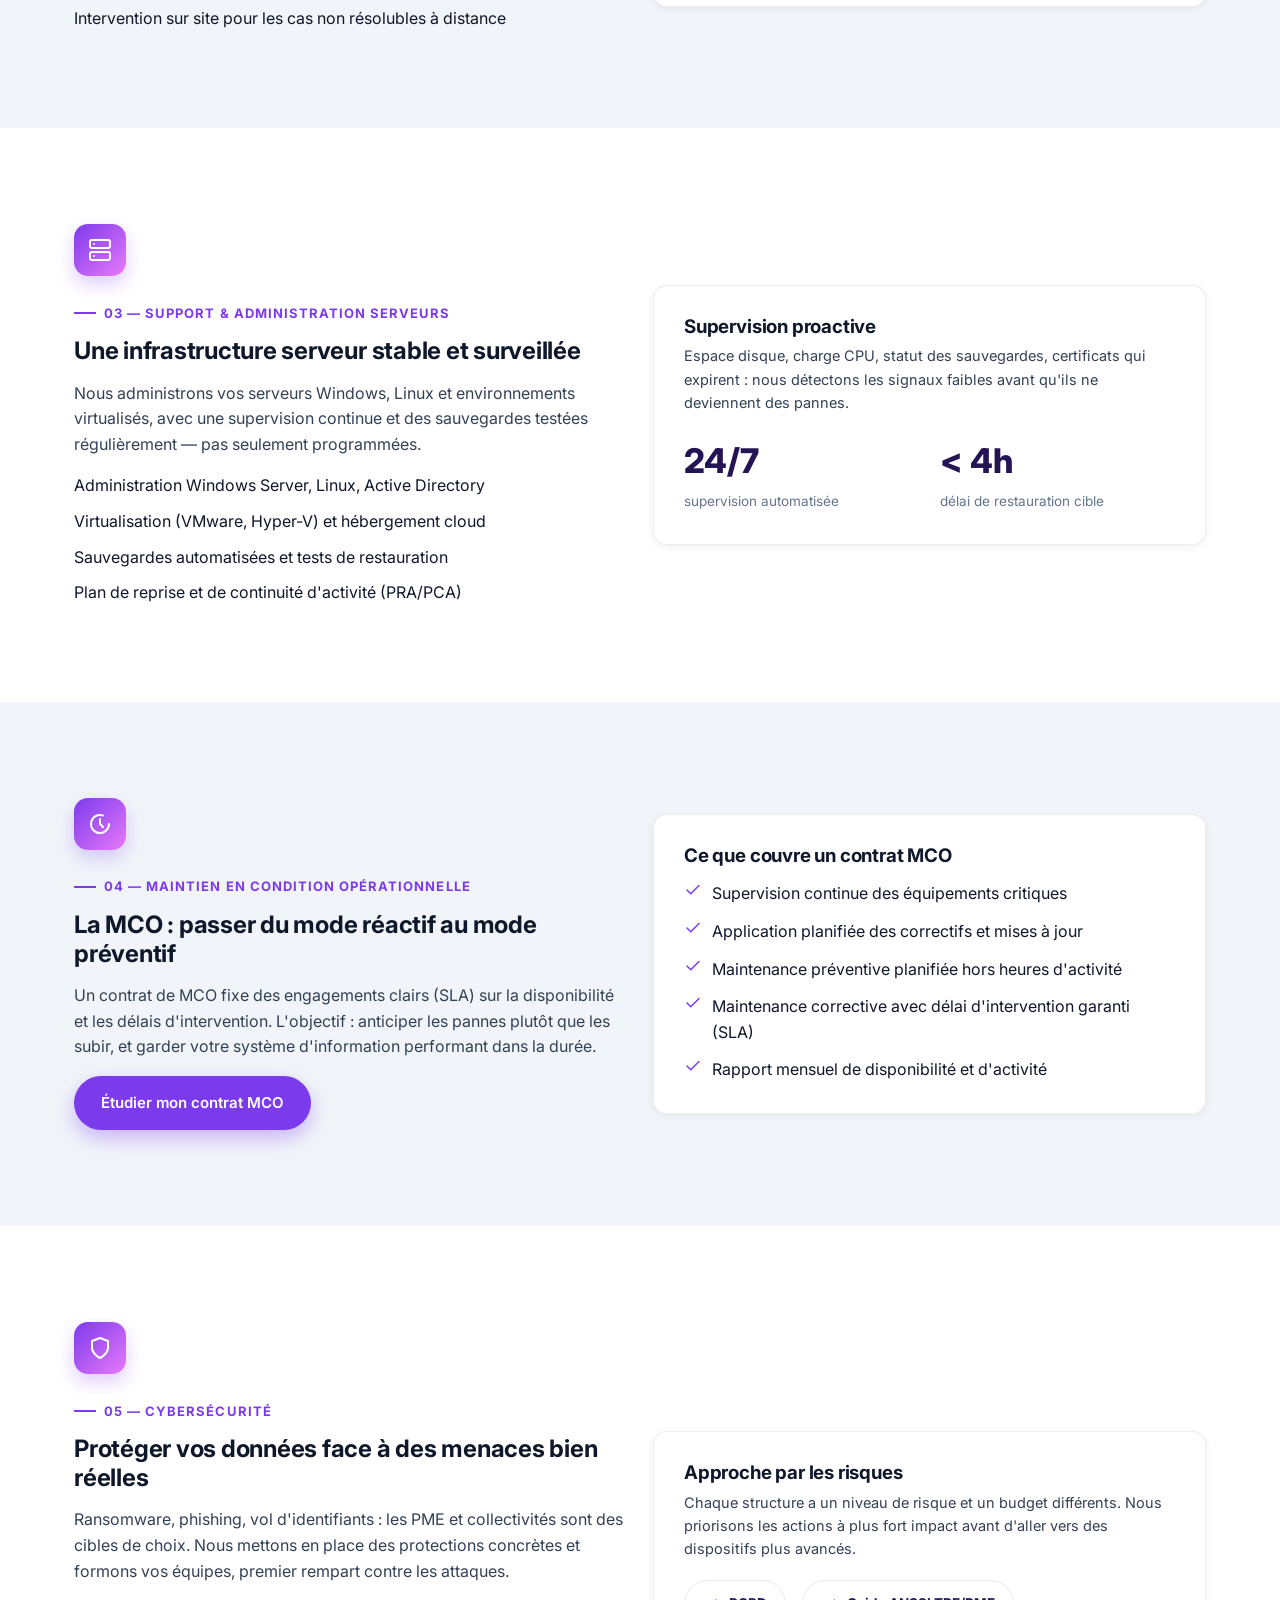
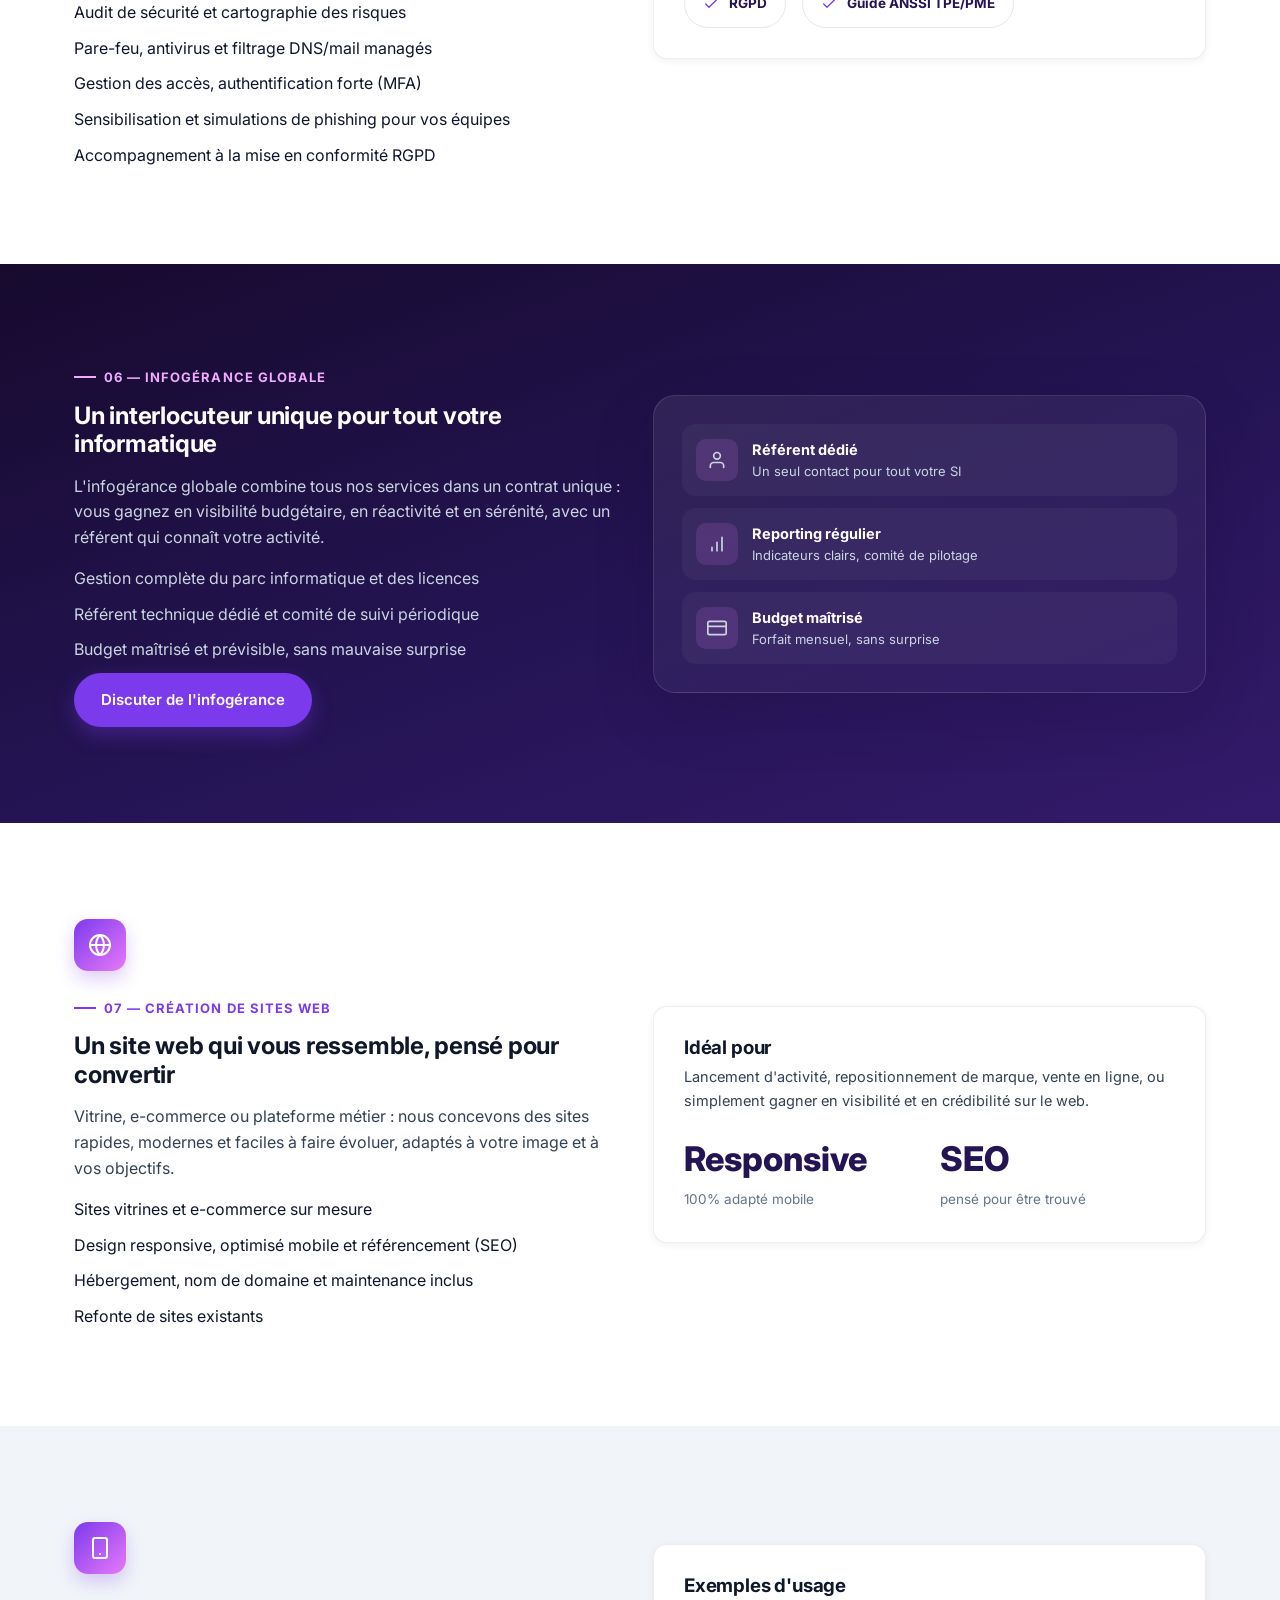
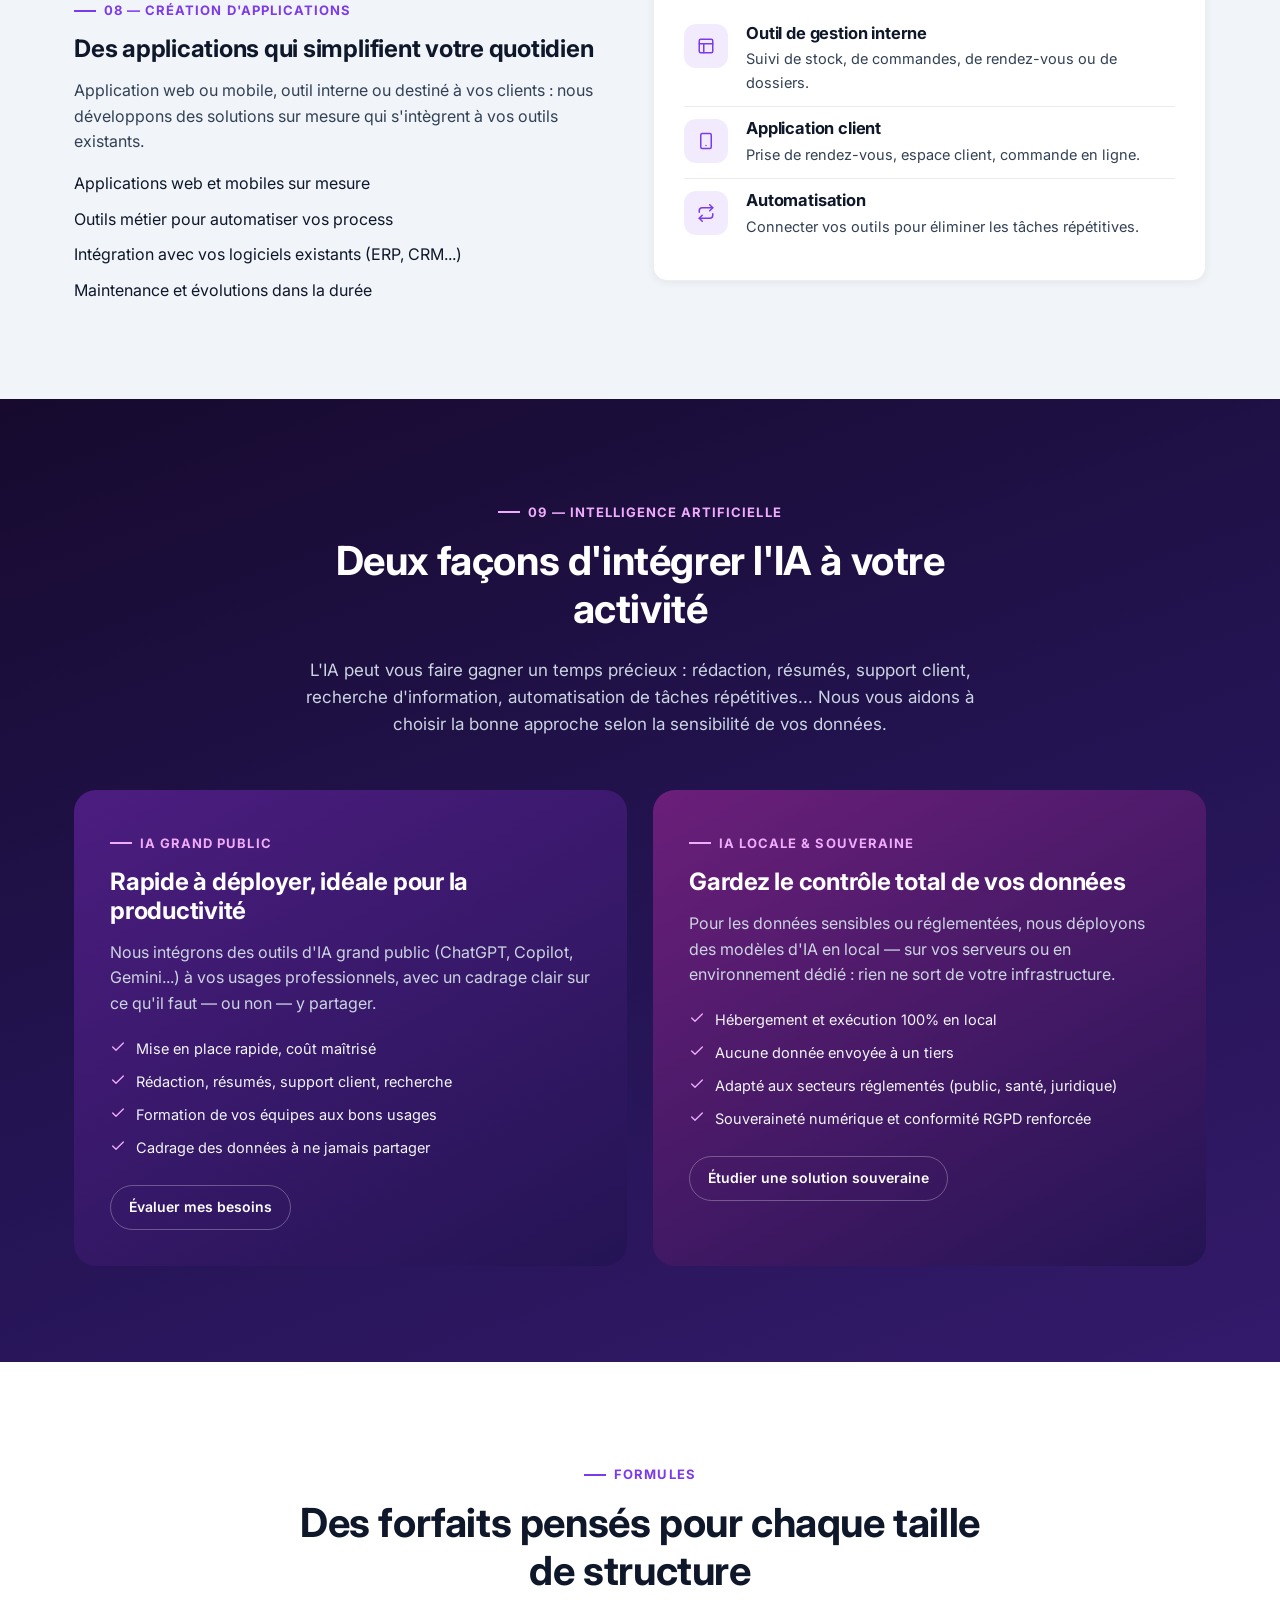
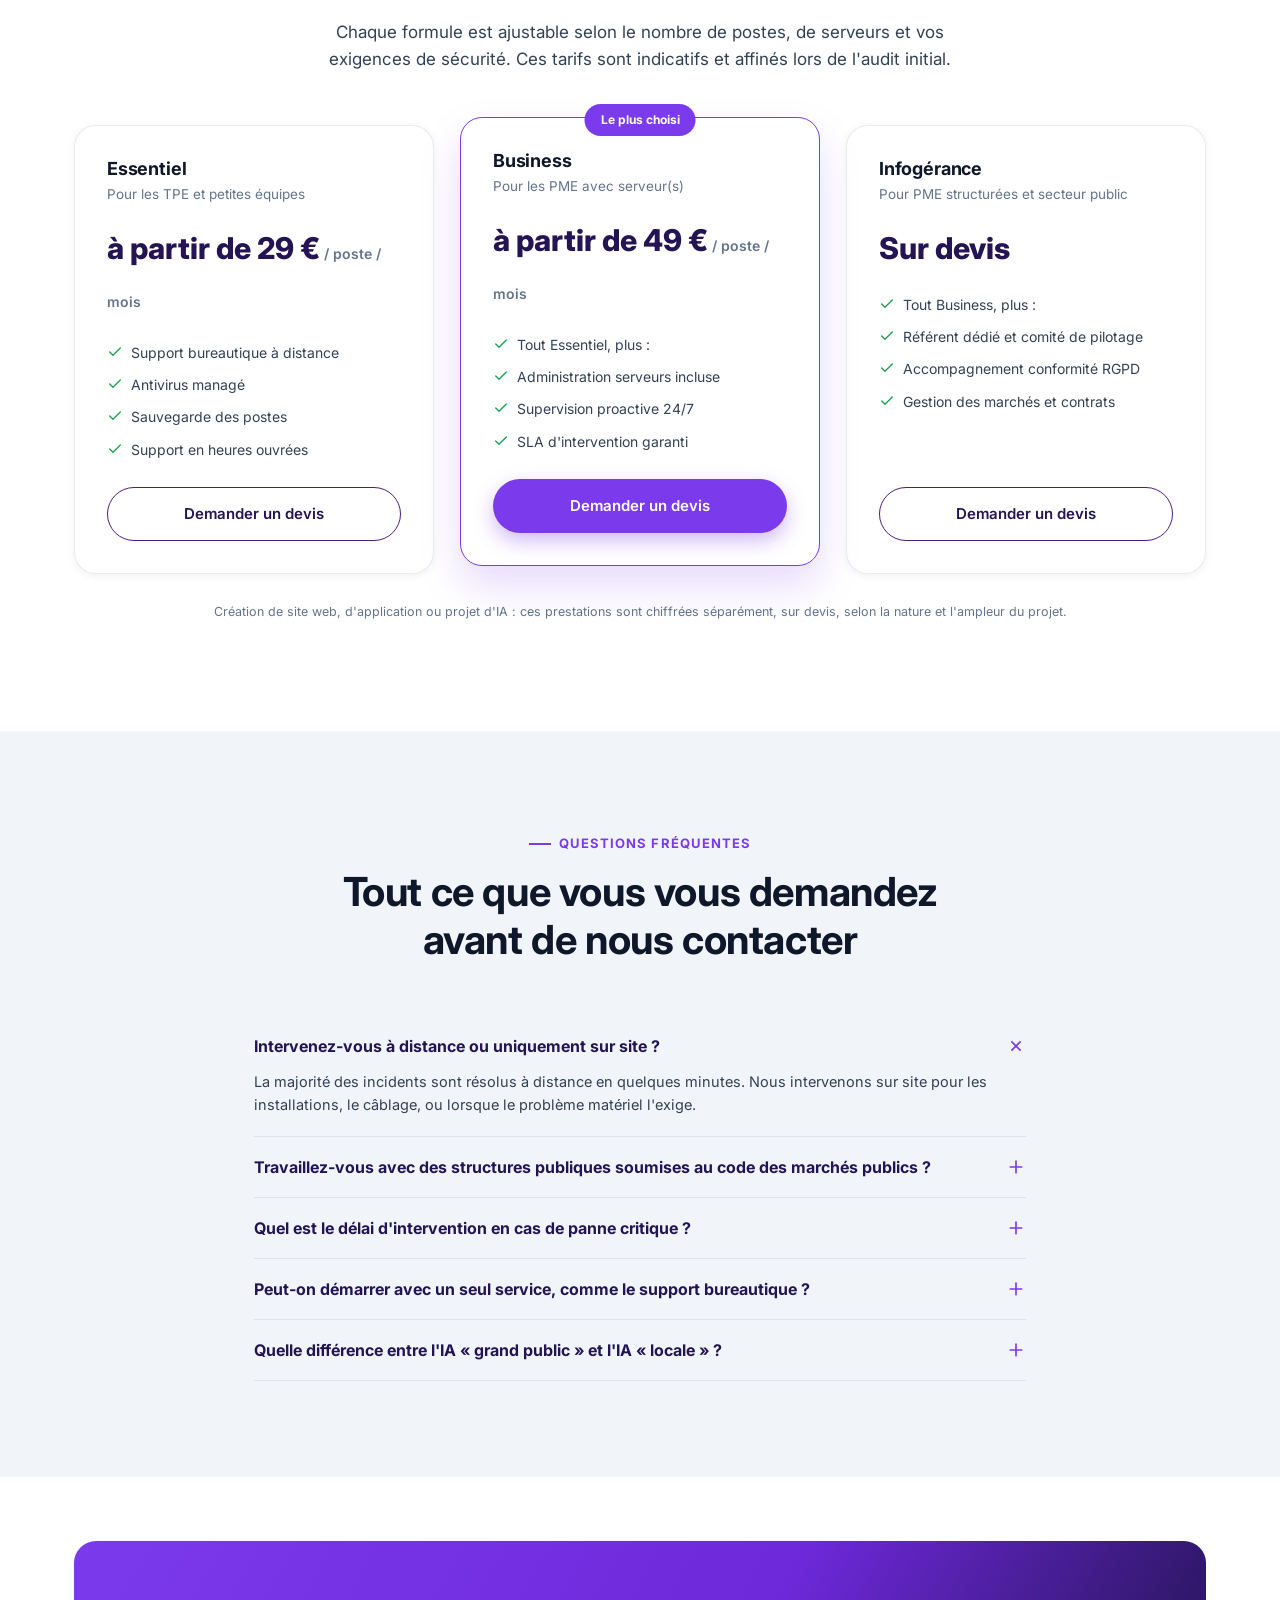
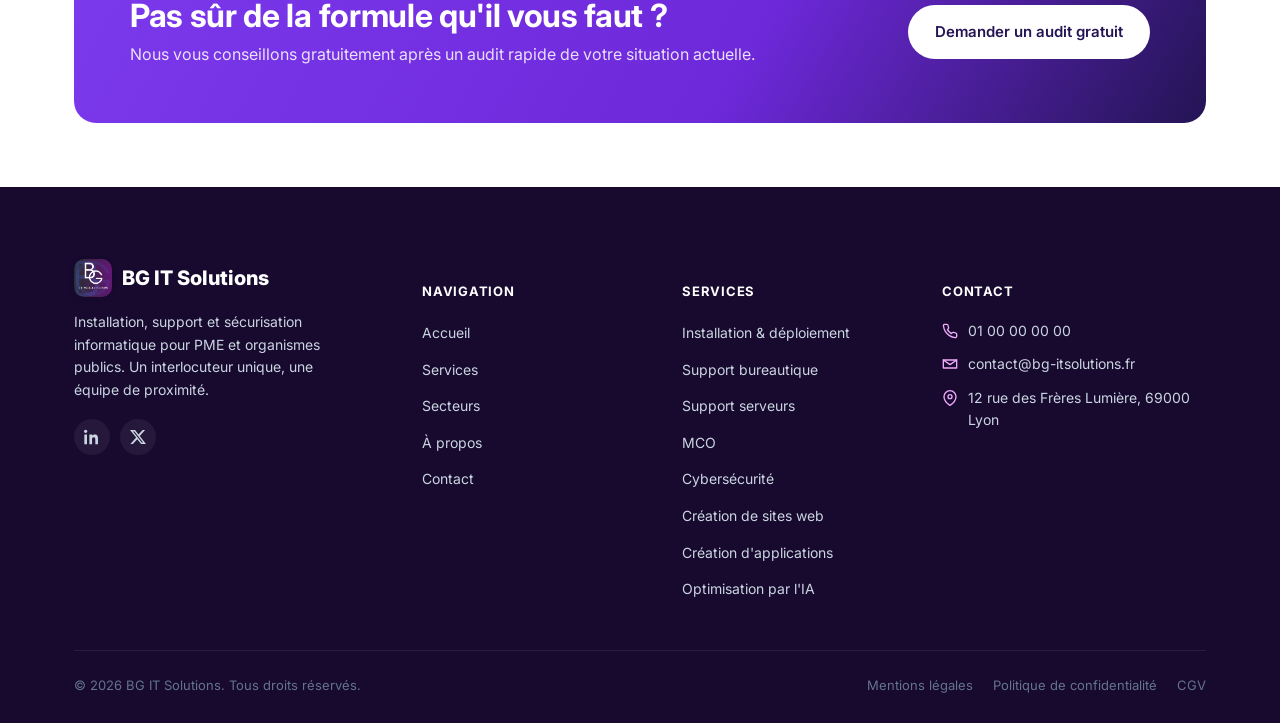
<file: services.html>
<!DOCTYPE html>
<html lang="fr">
<head>
<meta charset="UTF-8">
<meta name="viewport" content="width=device-width, initial-scale=1.0">
<title>Nos services — IT, sites web, applications et IA | BG IT Solutions</title>
<meta name="description" content="Installation, support bureautique et serveurs, MCO, cybersécurité, infogérance, création de sites web et d'applications, et optimisation de votre activité par l'IA (grand public ou locale et souveraine).">
<link rel="preconnect" href="https://fonts.googleapis.com">
<link rel="preconnect" href="https://fonts.gstatic.com" crossorigin>
<link href="https://fonts.googleapis.com/css2?family=Inter:wght@400;500;600;700;800&display=swap" rel="stylesheet">
<link rel="icon" href="assets/logo.jpg" type="image/jpeg">
<link rel="stylesheet" href="css/style.css">
</head>
<body>

<header class="site-header">
  <div class="container header-inner">
    <a href="index.html" class="brand">
      <img src="assets/logo.jpg" alt="BG IT Solutions" class="brand-mark">
      <span>BG IT Solutions<small>Installation · Support · Sécurité</small></span>
    </a>
    <nav class="main-nav">
      <ul>
        <li><a href="index.html">Accueil</a></li>
        <li><a href="services.html" class="is-active">Services</a></li>
        <li><a href="secteurs.html">Secteurs</a></li>
        <li><a href="a-propos.html">À propos</a></li>
        <li><a href="contact.html">Contact</a></li>
      </ul>
    </nav>
    <div class="header-actions">
      <a class="header-phone" href="tel:+33100000000">
        <svg width="18" height="18" viewBox="0 0 24 24" fill="none" stroke="currentColor" stroke-width="2" stroke-linecap="round" stroke-linejoin="round"><path d="M22 16.92v3a2 2 0 0 1-2.18 2 19.79 19.79 0 0 1-8.63-3.07 19.5 19.5 0 0 1-6-6 19.79 19.79 0 0 1-3.07-8.67A2 2 0 0 1 4.11 2h3a2 2 0 0 1 2 1.72c.127.96.361 1.903.7 2.81a2 2 0 0 1-.45 2.11L8.09 9.91a16 16 0 0 0 6 6l1.27-1.27a2 2 0 0 1 2.11-.45c.907.339 1.85.573 2.81.7A2 2 0 0 1 22 16.92z"/></svg>
        01 00 00 00 00
      </a>
      <a href="contact.html" class="btn btn-primary btn-sm">Devis gratuit</a>
      <button class="nav-toggle" aria-label="Ouvrir le menu" aria-expanded="false"><span></span></button>
    </div>
  </div>
</header>

<main>

  <section class="page-header">
    <div class="container">
      <div class="breadcrumb"><a href="index.html">Accueil</a> / <span>Services</span></div>
      <h1>Des services informatiques complets, du poste au datacenter — et au-delà</h1>
      <p>Installation, support quotidien, administration de serveurs, MCO, cybersécurité et infogérance pour vos fondamentaux ; création de sites web, d'applications et optimisation par l'IA pour faire grandir votre activité. Chaque prestation peut être prise séparément ou combinée dans un contrat global.</p>
    </div>
  </section>

  <!-- INSTALLATION -->
  <section class="section" id="installation">
    <div class="container grid grid-2" style="align-items:center;">
      <div>
        <span class="icon-tile">
          <svg width="24" height="24" viewBox="0 0 24 24" fill="none" stroke="currentColor" stroke-width="2" stroke-linecap="round" stroke-linejoin="round"><rect x="3" y="4" width="18" height="12" rx="2"/><path d="M7 20h10M9 16v4M15 16v4"/></svg>
        </span>
        <span class="eyebrow">01 — Installation &amp; déploiement</span>
        <h2>Un parc informatique installé dans les règles de l'art</h2>
        <p>Que vous ouvriez un nouveau site, renouveliez votre parc ou déployiez un nouveau serveur, nous prenons en charge l'intégralité du chantier : câblage, configuration, migration des données et formation des utilisateurs.</p>
        <ul style="display:flex;flex-direction:column;gap:10px;">
          <li>Déploiement et configuration de postes Windows/Mac</li>
          <li>Câblage réseau structuré et Wi-Fi professionnel</li>
          <li>Installation de serveurs physiques, virtuels et NAS</li>
          <li>Migration de données et de messagerie sans interruption</li>
          <li>Documentation technique remise en fin de chantier</li>
        </ul>
      </div>
      <div class="card">
        <h3 style="margin-bottom:6px;">Idéal pour</h3>
        <p style="font-size:14.5px;">Déménagement, ouverture de site, renouvellement de parc, migration vers le cloud ou mise en réseau d'un nouvel espace de travail.</p>
        <div class="stats-strip" style="grid-template-columns:repeat(2,1fr);text-align:left;margin-top:20px;">
          <div><strong>48h</strong><span>délai moyen de planification</span></div>
          <div><strong>0</strong><span>interruption non planifiée</span></div>
        </div>
      </div>
    </div>
  </section>

  <!-- SUPPORT BUREAUTIQUE -->
  <section class="section section--muted" id="support-bureautique">
    <div class="container grid grid-2" style="align-items:center;">
      <div class="card" style="order:2;">
        <h3 style="margin-bottom:14px;">Canaux disponibles</h3>
        <div class="feature-row" style="padding:12px 0;">
          <span class="feature-icon"><svg width="18" height="18" viewBox="0 0 24 24" fill="none" stroke="currentColor" stroke-width="2" stroke-linecap="round" stroke-linejoin="round"><path d="M22 16.92v3a2 2 0 0 1-2.18 2 19.79 19.79 0 0 1-8.63-3.07 19.5 19.5 0 0 1-6-6 19.79 19.79 0 0 1-3.07-8.67A2 2 0 0 1 4.11 2h3a2 2 0 0 1 2 1.72"/></svg></span>
          <div><h4>Téléphone &amp; hotline</h4><p>Ligne directe, sans standard automatisé interminable.</p></div>
        </div>
        <div class="feature-row" style="padding:12px 0;">
          <span class="feature-icon"><svg width="18" height="18" viewBox="0 0 24 24" fill="none" stroke="currentColor" stroke-width="2" stroke-linecap="round" stroke-linejoin="round"><rect x="2" y="4" width="20" height="16" rx="2"/><path d="M22 6l-10 7L2 6"/></svg></span>
          <div><h4>Portail de tickets</h4><p>Suivi transparent de chaque demande, du signalement à la résolution.</p></div>
        </div>
        <div class="feature-row" style="padding:12px 0;border-bottom:none;">
          <span class="feature-icon"><svg width="18" height="18" viewBox="0 0 24 24" fill="none" stroke="currentColor" stroke-width="2" stroke-linecap="round" stroke-linejoin="round"><rect x="3" y="3" width="18" height="18" rx="2"/><path d="M9 9h6v6H9z"/></svg></span>
          <div><h4>Prise en main à distance</h4><p>Résolution rapide sans déplacement pour la majorité des incidents.</p></div>
        </div>
      </div>
      <div style="order:1;">
        <span class="icon-tile">
          <svg width="24" height="24" viewBox="0 0 24 24" fill="none" stroke="currentColor" stroke-width="2" stroke-linecap="round" stroke-linejoin="round"><path d="M18 8h1a4 4 0 0 1 0 8h-1M2 8h16v9a4 4 0 0 1-4 4H6a4 4 0 0 1-4-4V8zM6 1v3M10 1v3M14 1v3"/></svg>
        </span>
        <span class="eyebrow">02 — Support bureautique</span>
        <h2>Vos collaborateurs dépannés rapidement, sans jargon</h2>
        <p>Panne d'imprimante, logiciel qui plante, boîte mail bloquée, question sur un outil bureautique : notre helpdesk prend en charge les incidents du quotidien pour que vos équipes restent productives.</p>
        <ul style="display:flex;flex-direction:column;gap:10px;">
          <li>Prise en charge des incidents bureautiques courants</li>
          <li>Assistance sur la suite Office / Google Workspace</li>
          <li>Gestion des comptes utilisateurs et des droits d'accès</li>
          <li>Intervention sur site pour les cas non résolubles à distance</li>
        </ul>
      </div>
    </div>
  </section>

  <!-- SERVEURS -->
  <section class="section" id="serveurs">
    <div class="container grid grid-2" style="align-items:center;">
      <div>
        <span class="icon-tile">
          <svg width="24" height="24" viewBox="0 0 24 24" fill="none" stroke="currentColor" stroke-width="2" stroke-linecap="round" stroke-linejoin="round"><rect x="2" y="2" width="20" height="8" rx="2"/><rect x="2" y="14" width="20" height="8" rx="2"/><line x1="6" y1="6" x2="6.01" y2="6"/><line x1="6" y1="18" x2="6.01" y2="18"/></svg>
        </span>
        <span class="eyebrow">03 — Support &amp; administration serveurs</span>
        <h2>Une infrastructure serveur stable et surveillée</h2>
        <p>Nous administrons vos serveurs Windows, Linux et environnements virtualisés, avec une supervision continue et des sauvegardes testées régulièrement — pas seulement programmées.</p>
        <ul style="display:flex;flex-direction:column;gap:10px;">
          <li>Administration Windows Server, Linux, Active Directory</li>
          <li>Virtualisation (VMware, Hyper-V) et hébergement cloud</li>
          <li>Sauvegardes automatisées et tests de restauration</li>
          <li>Plan de reprise et de continuité d'activité (PRA/PCA)</li>
        </ul>
      </div>
      <div class="card">
        <h3 style="margin-bottom:6px;">Supervision proactive</h3>
        <p style="font-size:14.5px;">Espace disque, charge CPU, statut des sauvegardes, certificats qui expirent : nous détectons les signaux faibles avant qu'ils ne deviennent des pannes.</p>
        <div class="stats-strip" style="grid-template-columns:repeat(2,1fr);text-align:left;margin-top:20px;">
          <div><strong>24/7</strong><span>supervision automatisée</span></div>
          <div><strong>&lt; 4h</strong><span>délai de restauration cible</span></div>
        </div>
      </div>
    </div>
  </section>

  <!-- MCO -->
  <section class="section section--muted" id="mco">
    <div class="container grid grid-2" style="align-items:center;">
      <div class="card" style="order:2;">
        <h3 style="margin-bottom:14px;">Ce que couvre un contrat MCO</h3>
        <ul style="display:flex;flex-direction:column;gap:12px;">
          <li style="display:flex;gap:10px;"><svg width="18" height="18" viewBox="0 0 24 24" fill="none" stroke="#7c3aed" stroke-width="2" stroke-linecap="round" stroke-linejoin="round"><path d="M20 6L9 17l-5-5"/></svg> Supervision continue des équipements critiques</li>
          <li style="display:flex;gap:10px;"><svg width="18" height="18" viewBox="0 0 24 24" fill="none" stroke="#7c3aed" stroke-width="2" stroke-linecap="round" stroke-linejoin="round"><path d="M20 6L9 17l-5-5"/></svg> Application planifiée des correctifs et mises à jour</li>
          <li style="display:flex;gap:10px;"><svg width="18" height="18" viewBox="0 0 24 24" fill="none" stroke="#7c3aed" stroke-width="2" stroke-linecap="round" stroke-linejoin="round"><path d="M20 6L9 17l-5-5"/></svg> Maintenance préventive planifiée hors heures d'activité</li>
          <li style="display:flex;gap:10px;"><svg width="18" height="18" viewBox="0 0 24 24" fill="none" stroke="#7c3aed" stroke-width="2" stroke-linecap="round" stroke-linejoin="round"><path d="M20 6L9 17l-5-5"/></svg> Maintenance corrective avec délai d'intervention garanti (SLA)</li>
          <li style="display:flex;gap:10px;"><svg width="18" height="18" viewBox="0 0 24 24" fill="none" stroke="#7c3aed" stroke-width="2" stroke-linecap="round" stroke-linejoin="round"><path d="M20 6L9 17l-5-5"/></svg> Rapport mensuel de disponibilité et d'activité</li>
        </ul>
      </div>
      <div style="order:1;">
        <span class="icon-tile">
          <svg width="24" height="24" viewBox="0 0 24 24" fill="none" stroke="currentColor" stroke-width="2" stroke-linecap="round" stroke-linejoin="round"><path d="M21 12a9 9 0 1 1-6.219-8.56"/><path d="M12 7v5l3 3"/></svg>
        </span>
        <span class="eyebrow">04 — Maintien en Condition Opérationnelle</span>
        <h2>La MCO : passer du mode réactif au mode préventif</h2>
        <p>Un contrat de MCO fixe des engagements clairs (SLA) sur la disponibilité et les délais d'intervention. L'objectif : anticiper les pannes plutôt que les subir, et garder votre système d'information performant dans la durée.</p>
        <a href="contact.html" class="btn btn-primary">Étudier mon contrat MCO</a>
      </div>
    </div>
  </section>

  <!-- SECURITE -->
  <section class="section" id="securite">
    <div class="container grid grid-2" style="align-items:center;">
      <div>
        <span class="icon-tile">
          <svg width="24" height="24" viewBox="0 0 24 24" fill="none" stroke="currentColor" stroke-width="2" stroke-linecap="round" stroke-linejoin="round"><path d="M12 22s8-4 8-10V5l-8-3-8 3v7c0 6 8 10 8 10z"/></svg>
        </span>
        <span class="eyebrow">05 — Cybersécurité</span>
        <h2>Protéger vos données face à des menaces bien réelles</h2>
        <p>Ransomware, phishing, vol d'identifiants : les PME et collectivités sont des cibles de choix. Nous mettons en place des protections concrètes et formons vos équipes, premier rempart contre les attaques.</p>
        <ul style="display:flex;flex-direction:column;gap:10px;">
          <li>Audit de sécurité et cartographie des risques</li>
          <li>Pare-feu, antivirus et filtrage DNS/mail managés</li>
          <li>Gestion des accès, authentification forte (MFA)</li>
          <li>Sensibilisation et simulations de phishing pour vos équipes</li>
          <li>Accompagnement à la mise en conformité RGPD</li>
        </ul>
      </div>
      <div class="card">
        <h3 style="margin-bottom:6px;">Approche par les risques</h3>
        <p style="font-size:14.5px;">Chaque structure a un niveau de risque et un budget différents. Nous priorisons les actions à plus fort impact avant d'aller vers des dispositifs plus avancés.</p>
        <div class="certs-grid" style="margin-top:20px;">
          <span class="cert-pill"><svg width="16" height="16" viewBox="0 0 24 24" fill="none" stroke="currentColor" stroke-width="2" stroke-linecap="round" stroke-linejoin="round"><path d="M20 6L9 17l-5-5"/></svg> RGPD</span>
          <span class="cert-pill"><svg width="16" height="16" viewBox="0 0 24 24" fill="none" stroke="currentColor" stroke-width="2" stroke-linecap="round" stroke-linejoin="round"><path d="M20 6L9 17l-5-5"/></svg> Guide ANSSI TPE/PME</span>
        </div>
      </div>
    </div>
  </section>

  <!-- INFOGERANCE -->
  <section class="section section--navy" id="infogerance">
    <div class="container grid grid-2" style="align-items:center;">
      <div>
        <span class="eyebrow">06 — Infogérance globale</span>
        <h2 style="color:#fff;">Un interlocuteur unique pour tout votre informatique</h2>
        <p>L'infogérance globale combine tous nos services dans un contrat unique : vous gagnez en visibilité budgétaire, en réactivité et en sérénité, avec un référent qui connaît votre activité.</p>
        <ul style="display:flex;flex-direction:column;gap:10px;color:var(--ink-300);">
          <li>Gestion complète du parc informatique et des licences</li>
          <li>Référent technique dédié et comité de suivi périodique</li>
          <li>Budget maîtrisé et prévisible, sans mauvaise surprise</li>
        </ul>
        <a href="contact.html" class="btn btn-primary" style="margin-top:10px;">Discuter de l'infogérance</a>
      </div>
      <div class="hero-panel">
        <div class="hero-panel-row">
          <span class="hero-panel-icon"><svg width="20" height="20" viewBox="0 0 24 24" fill="none" stroke="currentColor" stroke-width="2" stroke-linecap="round" stroke-linejoin="round"><path d="M20 21v-2a4 4 0 0 0-4-4H8a4 4 0 0 0-4 4v2"/><circle cx="12" cy="7" r="4"/></svg></span>
          <span><strong>Référent dédié</strong><span>Un seul contact pour tout votre SI</span></span>
        </div>
        <div class="hero-panel-row">
          <span class="hero-panel-icon"><svg width="20" height="20" viewBox="0 0 24 24" fill="none" stroke="currentColor" stroke-width="2" stroke-linecap="round" stroke-linejoin="round"><path d="M12 20V10M18 20V4M6 20v-4"/></svg></span>
          <span><strong>Reporting régulier</strong><span>Indicateurs clairs, comité de pilotage</span></span>
        </div>
        <div class="hero-panel-row">
          <span class="hero-panel-icon"><svg width="20" height="20" viewBox="0 0 24 24" fill="none" stroke="currentColor" stroke-width="2" stroke-linecap="round" stroke-linejoin="round"><rect x="1" y="4" width="22" height="16" rx="2"/><line x1="1" y1="10" x2="23" y2="10"/></svg></span>
          <span><strong>Budget maîtrisé</strong><span>Forfait mensuel, sans surprise</span></span>
        </div>
      </div>
    </div>
  </section>

  <!-- WEB -->
  <section class="section" id="web">
    <div class="container grid grid-2" style="align-items:center;">
      <div>
        <span class="icon-tile">
          <svg width="24" height="24" viewBox="0 0 24 24" fill="none" stroke="currentColor" stroke-width="2" stroke-linecap="round" stroke-linejoin="round"><circle cx="12" cy="12" r="10"/><line x1="2" y1="12" x2="22" y2="12"/><path d="M12 2a15.3 15.3 0 0 1 4 10 15.3 15.3 0 0 1-4 10 15.3 15.3 0 0 1-4-10 15.3 15.3 0 0 1 4-10z"/></svg>
        </span>
        <span class="eyebrow">07 — Création de sites web</span>
        <h2>Un site web qui vous ressemble, pensé pour convertir</h2>
        <p>Vitrine, e-commerce ou plateforme métier : nous concevons des sites rapides, modernes et faciles à faire évoluer, adaptés à votre image et à vos objectifs.</p>
        <ul style="display:flex;flex-direction:column;gap:10px;">
          <li>Sites vitrines et e-commerce sur mesure</li>
          <li>Design responsive, optimisé mobile et référencement (SEO)</li>
          <li>Hébergement, nom de domaine et maintenance inclus</li>
          <li>Refonte de sites existants</li>
        </ul>
      </div>
      <div class="card">
        <h3 style="margin-bottom:6px;">Idéal pour</h3>
        <p style="font-size:14.5px;">Lancement d'activité, repositionnement de marque, vente en ligne, ou simplement gagner en visibilité et en crédibilité sur le web.</p>
        <div class="stats-strip" style="grid-template-columns:repeat(2,1fr);text-align:left;margin-top:20px;">
          <div><strong>Responsive</strong><span>100% adapté mobile</span></div>
          <div><strong>SEO</strong><span>pensé pour être trouvé</span></div>
        </div>
      </div>
    </div>
  </section>

  <!-- APPLICATIONS -->
  <section class="section section--muted" id="applications">
    <div class="container grid grid-2" style="align-items:center;">
      <div class="card" style="order:2;">
        <h3 style="margin-bottom:14px;">Exemples d'usage</h3>
        <div class="feature-row" style="padding:12px 0;">
          <span class="feature-icon"><svg width="18" height="18" viewBox="0 0 24 24" fill="none" stroke="currentColor" stroke-width="2" stroke-linecap="round" stroke-linejoin="round"><rect x="3" y="3" width="18" height="18" rx="2"/><path d="M3 9h18M9 21V9"/></svg></span>
          <div><h4>Outil de gestion interne</h4><p>Suivi de stock, de commandes, de rendez-vous ou de dossiers.</p></div>
        </div>
        <div class="feature-row" style="padding:12px 0;">
          <span class="feature-icon"><svg width="18" height="18" viewBox="0 0 24 24" fill="none" stroke="currentColor" stroke-width="2" stroke-linecap="round" stroke-linejoin="round"><rect x="5" y="2" width="14" height="20" rx="2"/><line x1="12" y1="18" x2="12.01" y2="18"/></svg></span>
          <div><h4>Application client</h4><p>Prise de rendez-vous, espace client, commande en ligne.</p></div>
        </div>
        <div class="feature-row" style="padding:12px 0;border-bottom:none;">
          <span class="feature-icon"><svg width="18" height="18" viewBox="0 0 24 24" fill="none" stroke="currentColor" stroke-width="2" stroke-linecap="round" stroke-linejoin="round"><path d="M17 1l4 4-4 4"/><path d="M3 11V9a4 4 0 0 1 4-4h14"/><path d="M7 23l-4-4 4-4"/><path d="M21 13v2a4 4 0 0 1-4 4H3"/></svg></span>
          <div><h4>Automatisation</h4><p>Connecter vos outils pour éliminer les tâches répétitives.</p></div>
        </div>
      </div>
      <div style="order:1;">
        <span class="icon-tile">
          <svg width="24" height="24" viewBox="0 0 24 24" fill="none" stroke="currentColor" stroke-width="2" stroke-linecap="round" stroke-linejoin="round"><rect x="5" y="2" width="14" height="20" rx="2"/><line x1="12" y1="18" x2="12.01" y2="18"/></svg>
        </span>
        <span class="eyebrow">08 — Création d'applications</span>
        <h2>Des applications qui simplifient votre quotidien</h2>
        <p>Application web ou mobile, outil interne ou destiné à vos clients : nous développons des solutions sur mesure qui s'intègrent à vos outils existants.</p>
        <ul style="display:flex;flex-direction:column;gap:10px;">
          <li>Applications web et mobiles sur mesure</li>
          <li>Outils métier pour automatiser vos process</li>
          <li>Intégration avec vos logiciels existants (ERP, CRM...)</li>
          <li>Maintenance et évolutions dans la durée</li>
        </ul>
      </div>
    </div>
  </section>

  <!-- IA -->
  <section class="section section--navy" id="ia">
    <div class="container">
      <div class="section-head center">
        <span class="eyebrow">09 — Intelligence artificielle</span>
        <h2 style="color:#fff;">Deux façons d'intégrer l'IA à votre activité</h2>
        <p>L'IA peut vous faire gagner un temps précieux : rédaction, résumés, support client, recherche d'information, automatisation de tâches répétitives... Nous vous aidons à choisir la bonne approche selon la sensibilité de vos données.</p>
      </div>
      <div class="grid grid-2">
        <div class="sector-card sector-card--pme">
          <span class="eyebrow">IA grand public</span>
          <h3>Rapide à déployer, idéale pour la productivité</h3>
          <p>Nous intégrons des outils d'IA grand public (ChatGPT, Copilot, Gemini...) à vos usages professionnels, avec un cadrage clair sur ce qu'il faut — ou non — y partager.</p>
          <ul>
            <li><svg width="16" height="16" viewBox="0 0 24 24" fill="none" stroke="currentColor" stroke-width="2" stroke-linecap="round" stroke-linejoin="round"><path d="M20 6L9 17l-5-5"/></svg> Mise en place rapide, coût maîtrisé</li>
            <li><svg width="16" height="16" viewBox="0 0 24 24" fill="none" stroke="currentColor" stroke-width="2" stroke-linecap="round" stroke-linejoin="round"><path d="M20 6L9 17l-5-5"/></svg> Rédaction, résumés, support client, recherche</li>
            <li><svg width="16" height="16" viewBox="0 0 24 24" fill="none" stroke="currentColor" stroke-width="2" stroke-linecap="round" stroke-linejoin="round"><path d="M20 6L9 17l-5-5"/></svg> Formation de vos équipes aux bons usages</li>
            <li><svg width="16" height="16" viewBox="0 0 24 24" fill="none" stroke="currentColor" stroke-width="2" stroke-linecap="round" stroke-linejoin="round"><path d="M20 6L9 17l-5-5"/></svg> Cadrage des données à ne jamais partager</li>
          </ul>
          <a href="contact.html" class="btn btn-ghost btn-sm">Évaluer mes besoins</a>
        </div>
        <div class="sector-card sector-card--public">
          <span class="eyebrow">IA locale &amp; souveraine</span>
          <h3>Gardez le contrôle total de vos données</h3>
          <p>Pour les données sensibles ou réglementées, nous déployons des modèles d'IA en local — sur vos serveurs ou en environnement dédié : rien ne sort de votre infrastructure.</p>
          <ul>
            <li><svg width="16" height="16" viewBox="0 0 24 24" fill="none" stroke="currentColor" stroke-width="2" stroke-linecap="round" stroke-linejoin="round"><path d="M20 6L9 17l-5-5"/></svg> Hébergement et exécution 100% en local</li>
            <li><svg width="16" height="16" viewBox="0 0 24 24" fill="none" stroke="currentColor" stroke-width="2" stroke-linecap="round" stroke-linejoin="round"><path d="M20 6L9 17l-5-5"/></svg> Aucune donnée envoyée à un tiers</li>
            <li><svg width="16" height="16" viewBox="0 0 24 24" fill="none" stroke="currentColor" stroke-width="2" stroke-linecap="round" stroke-linejoin="round"><path d="M20 6L9 17l-5-5"/></svg> Adapté aux secteurs réglementés (public, santé, juridique)</li>
            <li><svg width="16" height="16" viewBox="0 0 24 24" fill="none" stroke="currentColor" stroke-width="2" stroke-linecap="round" stroke-linejoin="round"><path d="M20 6L9 17l-5-5"/></svg> Souveraineté numérique et conformité RGPD renforcée</li>
          </ul>
          <a href="contact.html" class="btn btn-ghost btn-sm">Étudier une solution souveraine</a>
        </div>
      </div>
    </div>
  </section>

  <!-- PLANS -->
  <section class="section">
    <div class="container">
      <div class="section-head center">
        <span class="eyebrow">Formules</span>
        <h2>Des forfaits pensés pour chaque taille de structure</h2>
        <p>Chaque formule est ajustable selon le nombre de postes, de serveurs et vos exigences de sécurité. Ces tarifs sont indicatifs et affinés lors de l'audit initial.</p>
      </div>
      <div class="grid grid-3">
        <div class="plan-card">
          <h3>Essentiel</h3>
          <p class="plan-desc">Pour les TPE et petites équipes</p>
          <div class="plan-price">à partir de 29 €<span> / poste / mois</span></div>
          <ul>
            <li><svg width="16" height="16" viewBox="0 0 24 24" fill="none" stroke="currentColor" stroke-width="2" stroke-linecap="round" stroke-linejoin="round"><path d="M20 6L9 17l-5-5"/></svg> Support bureautique à distance</li>
            <li><svg width="16" height="16" viewBox="0 0 24 24" fill="none" stroke="currentColor" stroke-width="2" stroke-linecap="round" stroke-linejoin="round"><path d="M20 6L9 17l-5-5"/></svg> Antivirus managé</li>
            <li><svg width="16" height="16" viewBox="0 0 24 24" fill="none" stroke="currentColor" stroke-width="2" stroke-linecap="round" stroke-linejoin="round"><path d="M20 6L9 17l-5-5"/></svg> Sauvegarde des postes</li>
            <li><svg width="16" height="16" viewBox="0 0 24 24" fill="none" stroke="currentColor" stroke-width="2" stroke-linecap="round" stroke-linejoin="round"><path d="M20 6L9 17l-5-5"/></svg> Support en heures ouvrées</li>
          </ul>
          <a href="contact.html" class="btn btn-outline btn-block">Demander un devis</a>
        </div>
        <div class="plan-card plan-card--highlight">
          <span class="plan-badge">Le plus choisi</span>
          <h3>Business</h3>
          <p class="plan-desc">Pour les PME avec serveur(s)</p>
          <div class="plan-price">à partir de 49 €<span> / poste / mois</span></div>
          <ul>
            <li><svg width="16" height="16" viewBox="0 0 24 24" fill="none" stroke="currentColor" stroke-width="2" stroke-linecap="round" stroke-linejoin="round"><path d="M20 6L9 17l-5-5"/></svg> Tout Essentiel, plus :</li>
            <li><svg width="16" height="16" viewBox="0 0 24 24" fill="none" stroke="currentColor" stroke-width="2" stroke-linecap="round" stroke-linejoin="round"><path d="M20 6L9 17l-5-5"/></svg> Administration serveurs incluse</li>
            <li><svg width="16" height="16" viewBox="0 0 24 24" fill="none" stroke="currentColor" stroke-width="2" stroke-linecap="round" stroke-linejoin="round"><path d="M20 6L9 17l-5-5"/></svg> Supervision proactive 24/7</li>
            <li><svg width="16" height="16" viewBox="0 0 24 24" fill="none" stroke="currentColor" stroke-width="2" stroke-linecap="round" stroke-linejoin="round"><path d="M20 6L9 17l-5-5"/></svg> SLA d'intervention garanti</li>
          </ul>
          <a href="contact.html" class="btn btn-primary btn-block">Demander un devis</a>
        </div>
        <div class="plan-card">
          <h3>Infogérance</h3>
          <p class="plan-desc">Pour PME structurées et secteur public</p>
          <div class="plan-price">Sur devis</div>
          <ul>
            <li><svg width="16" height="16" viewBox="0 0 24 24" fill="none" stroke="currentColor" stroke-width="2" stroke-linecap="round" stroke-linejoin="round"><path d="M20 6L9 17l-5-5"/></svg> Tout Business, plus :</li>
            <li><svg width="16" height="16" viewBox="0 0 24 24" fill="none" stroke="currentColor" stroke-width="2" stroke-linecap="round" stroke-linejoin="round"><path d="M20 6L9 17l-5-5"/></svg> Référent dédié et comité de pilotage</li>
            <li><svg width="16" height="16" viewBox="0 0 24 24" fill="none" stroke="currentColor" stroke-width="2" stroke-linecap="round" stroke-linejoin="round"><path d="M20 6L9 17l-5-5"/></svg> Accompagnement conformité RGPD</li>
            <li><svg width="16" height="16" viewBox="0 0 24 24" fill="none" stroke="currentColor" stroke-width="2" stroke-linecap="round" stroke-linejoin="round"><path d="M20 6L9 17l-5-5"/></svg> Gestion des marchés et contrats</li>
          </ul>
          <a href="contact.html" class="btn btn-outline btn-block">Demander un devis</a>
        </div>
      </div>
      <p class="form-note text-center" style="margin-top:28px;">Création de site web, d'application ou projet d'IA : ces prestations sont chiffrées séparément, sur devis, selon la nature et l'ampleur du projet.</p>
    </div>
  </section>

  <!-- FAQ -->
  <section class="section section--muted">
    <div class="container" style="max-width:820px;">
      <div class="section-head center">
        <span class="eyebrow">Questions fréquentes</span>
        <h2>Tout ce que vous vous demandez avant de nous contacter</h2>
      </div>

      <div class="faq-item is-open">
        <button class="faq-question">Intervenez-vous à distance ou uniquement sur site ?
          <svg width="20" height="20" viewBox="0 0 24 24" fill="none" stroke="currentColor" stroke-width="2" stroke-linecap="round" stroke-linejoin="round"><line x1="12" y1="5" x2="12" y2="19"/><line x1="5" y1="12" x2="19" y2="12"/></svg>
        </button>
        <div class="faq-answer"><p>La majorité des incidents sont résolus à distance en quelques minutes. Nous intervenons sur site pour les installations, le câblage, ou lorsque le problème matériel l'exige.</p></div>
      </div>
      <div class="faq-item">
        <button class="faq-question">Travaillez-vous avec des structures publiques soumises au code des marchés publics ?
          <svg width="20" height="20" viewBox="0 0 24 24" fill="none" stroke="currentColor" stroke-width="2" stroke-linecap="round" stroke-linejoin="round"><line x1="12" y1="5" x2="12" y2="19"/><line x1="5" y1="12" x2="19" y2="12"/></svg>
        </button>
        <div class="faq-answer"><p>Oui, nous répondons régulièrement aux appels d'offres de collectivités et d'établissements publics, et savons produire les pièces administratives requises.</p></div>
      </div>
      <div class="faq-item">
        <button class="faq-question">Quel est le délai d'intervention en cas de panne critique ?
          <svg width="20" height="20" viewBox="0 0 24 24" fill="none" stroke="currentColor" stroke-width="2" stroke-linecap="round" stroke-linejoin="round"><line x1="12" y1="5" x2="12" y2="19"/><line x1="5" y1="12" x2="19" y2="12"/></svg>
        </button>
        <div class="faq-answer"><p>Nos contrats MCO et Business incluent un engagement de prise en charge sous 30 minutes pour les incidents bloquants, avec un objectif de résolution défini contractuellement (SLA).</p></div>
      </div>
      <div class="faq-item">
        <button class="faq-question">Peut-on démarrer avec un seul service, comme le support bureautique ?
          <svg width="20" height="20" viewBox="0 0 24 24" fill="none" stroke="currentColor" stroke-width="2" stroke-linecap="round" stroke-linejoin="round"><line x1="12" y1="5" x2="12" y2="19"/><line x1="5" y1="12" x2="19" y2="12"/></svg>
        </button>
        <div class="faq-answer"><p>Tout à fait. Chaque prestation peut être souscrite indépendamment, puis étendue vers un contrat plus complet lorsque vos besoins évoluent.</p></div>
      </div>
      <div class="faq-item">
        <button class="faq-question">Quelle différence entre l'IA « grand public » et l'IA « locale » ?
          <svg width="20" height="20" viewBox="0 0 24 24" fill="none" stroke="currentColor" stroke-width="2" stroke-linecap="round" stroke-linejoin="round"><line x1="12" y1="5" x2="12" y2="19"/><line x1="5" y1="12" x2="19" y2="12"/></svg>
        </button>
        <div class="faq-answer"><p>L'IA grand public (ChatGPT, Copilot...) est rapide à mettre en place mais envoie vos données à un fournisseur tiers. L'IA locale tourne entièrement sur votre infrastructure : rien ne sort de chez vous, ce qui convient mieux aux données sensibles ou réglementées. Nous vous aidons à choisir selon votre contexte.</p></div>
      </div>
    </div>
  </section>

  <section class="section--tight">
    <div class="container">
      <div class="cta-band">
        <div>
          <h2>Pas sûr de la formule qu'il vous faut ?</h2>
          <p>Nous vous conseillons gratuitement après un audit rapide de votre situation actuelle.</p>
        </div>
        <a href="contact.html" class="btn btn-primary">Demander un audit gratuit</a>
      </div>
    </div>
  </section>

</main>

<footer class="site-footer">
  <div class="container">
    <div class="footer-grid">
      <div class="footer-brand">
        <a href="index.html" class="brand">
          <img src="assets/logo.jpg" alt="BG IT Solutions" class="brand-mark">
          <span>BG IT Solutions</span>
        </a>
        <p>Installation, support et sécurisation informatique pour PME et organismes publics. Un interlocuteur unique, une équipe de proximité.</p>
        <div class="footer-social">
          <a href="#" aria-label="LinkedIn"><svg width="16" height="16" viewBox="0 0 24 24" fill="currentColor"><path d="M4.98 3.5C4.98 4.88 3.87 6 2.5 6S0 4.88 0 3.5 1.12 1 2.5 1s2.48 1.12 2.48 2.5zM.5 8.24h4V23h-4V8.24zM8.5 8.24h3.84v2.02h.05c.53-1 1.84-2.05 3.79-2.05 4.05 0 4.8 2.67 4.8 6.14V23h-4v-6.86c0-1.64-.03-3.75-2.28-3.75-2.29 0-2.64 1.79-2.64 3.63V23h-4V8.24z"/></svg></a>
          <a href="#" aria-label="Twitter/X"><svg width="16" height="16" viewBox="0 0 24 24" fill="currentColor"><path d="M18.9 1.5h3.7l-8 9.1 9.5 11.9h-7.4l-5.8-7.3-6.6 7.3H.6l8.6-9.7L0 1.5h7.6l5.2 6.7 6.1-6.7zm-1.3 18.6h2L6.5 3.7h-2l13.1 16.4z"/></svg></a>
        </div>
      </div>
      <div class="footer-col">
        <h5>Navigation</h5>
        <ul>
          <li><a href="index.html">Accueil</a></li>
          <li><a href="services.html">Services</a></li>
          <li><a href="secteurs.html">Secteurs</a></li>
          <li><a href="a-propos.html">À propos</a></li>
          <li><a href="contact.html">Contact</a></li>
        </ul>
      </div>
      <div class="footer-col">
        <h5>Services</h5>
        <ul>
          <li><a href="services.html#installation">Installation &amp; déploiement</a></li>
          <li><a href="services.html#support-bureautique">Support bureautique</a></li>
          <li><a href="services.html#serveurs">Support serveurs</a></li>
          <li><a href="services.html#mco">MCO</a></li>
          <li><a href="services.html#securite">Cybersécurité</a></li>
          <li><a href="services.html#web">Création de sites web</a></li>
          <li><a href="services.html#applications">Création d'applications</a></li>
          <li><a href="services.html#ia">Optimisation par l'IA</a></li>
        </ul>
      </div>
      <div class="footer-col">
        <h5>Contact</h5>
        <ul class="footer-contact">
          <li><svg width="16" height="16" viewBox="0 0 24 24" fill="none" stroke="currentColor" stroke-width="2" stroke-linecap="round" stroke-linejoin="round"><path d="M22 16.92v3a2 2 0 0 1-2.18 2 19.79 19.79 0 0 1-8.63-3.07 19.5 19.5 0 0 1-6-6 19.79 19.79 0 0 1-3.07-8.67A2 2 0 0 1 4.11 2h3a2 2 0 0 1 2 1.72c.127.96.361 1.903.7 2.81a2 2 0 0 1-.45 2.11L8.09 9.91a16 16 0 0 0 6 6l1.27-1.27a2 2 0 0 1 2.11-.45c.907.339 1.85.573 2.81.7A2 2 0 0 1 22 16.92z"/></svg> 01 00 00 00 00</li>
          <li><svg width="16" height="16" viewBox="0 0 24 24" fill="none" stroke="currentColor" stroke-width="2" stroke-linecap="round" stroke-linejoin="round"><path d="M4 4h16v16H4z" opacity="0"/><path d="M22 6l-10 7L2 6"/><path d="M2 6h20v12H2z"/></svg> contact@bg-itsolutions.fr</li>
          <li><svg width="16" height="16" viewBox="0 0 24 24" fill="none" stroke="currentColor" stroke-width="2" stroke-linecap="round" stroke-linejoin="round"><path d="M21 10c0 7-9 13-9 13s-9-6-9-13a9 9 0 0 1 18 0z"/><circle cx="12" cy="10" r="3"/></svg> 12 rue des Frères Lumière, 69000 Lyon</li>
        </ul>
      </div>
    </div>
    <div class="footer-bottom">
      <span>&copy; 2026 BG IT Solutions. Tous droits réservés.</span>
      <div class="footer-bottom-links">
        <a href="#">Mentions légales</a>
        <a href="#">Politique de confidentialité</a>
        <a href="#">CGV</a>
      </div>
    </div>
  </div>
</footer>

<button class="back-to-top" aria-label="Retour en haut">
  <svg width="18" height="18" viewBox="0 0 24 24" fill="none" stroke="currentColor" stroke-width="2" stroke-linecap="round" stroke-linejoin="round"><line x1="12" y1="19" x2="12" y2="5"/><polyline points="5 12 12 5 19 12"/></svg>
</button>

<script src="js/script.js"></script>
</body>
</html>
</file>
<file: css/style.css>
/* ==========================================================================
   NexoTech IT — feuille de style principale
   ========================================================================== */

:root {
  --plum-950: #170a2e;
  --plum-900: #241454;
  --plum-800: #341a6b;
  --plum-700: #4c1d80;
  --plum-600: #5b21a6;
  --violet-600: #7c3aed;
  --violet-500: #9d5cf5;
  --fuchsia-400: #e879f9;
  --fuchsia-300: #f0abfc;
  --green-500: #16a34a;
  --amber-500: #f59e0b;

  --ink-900: #0f172a;
  --ink-700: #334155;
  --ink-500: #64748b;
  --ink-300: #cbd5e1;
  --ink-100: #f1f5f9;
  --white: #ffffff;

  --radius-sm: 8px;
  --radius-md: 14px;
  --radius-lg: 22px;

  --shadow-sm: 0 2px 8px rgba(23, 10, 46, 0.06);
  --shadow-md: 0 10px 30px rgba(23, 10, 46, 0.10);
  --shadow-lg: 0 20px 60px rgba(23, 10, 46, 0.18);

  --container: 1180px;
  --font-body: "Inter", -apple-system, BlinkMacSystemFont, "Segoe UI", Roboto, Helvetica, Arial, sans-serif;
}

* { box-sizing: border-box; }
html { scroll-behavior: smooth; }

body {
  margin: 0;
  font-family: var(--font-body);
  color: var(--ink-900);
  background: var(--white);
  line-height: 1.6;
  -webkit-font-smoothing: antialiased;
}

img { max-width: 100%; display: block; }
a { color: inherit; text-decoration: none; }
ul { list-style: none; margin: 0; padding: 0; }
h1, h2, h3, h4 { margin: 0 0 .6em; line-height: 1.2; letter-spacing: -0.01em; }
p { margin: 0 0 1em; color: var(--ink-700); }
button { font-family: inherit; cursor: pointer; }

.container {
  width: 100%;
  max-width: var(--container);
  margin: 0 auto;
  padding: 0 24px;
}

.section { padding: 96px 0; }
.section--tight { padding: 64px 0; }
.section--navy {
  background: linear-gradient(160deg, var(--plum-950), var(--plum-900) 55%, var(--plum-800));
  color: var(--white);
}
.section--navy p { color: var(--ink-300); }
.section--muted { background: var(--ink-100); }

.eyebrow {
  display: inline-flex;
  align-items: center;
  gap: 8px;
  font-size: 13px;
  font-weight: 700;
  letter-spacing: 0.08em;
  text-transform: uppercase;
  color: var(--violet-600);
  margin-bottom: 14px;
}
.eyebrow::before {
  content: "";
  width: 22px;
  height: 2px;
  background: var(--violet-600);
  display: inline-block;
}
.section--navy .eyebrow { color: var(--fuchsia-300); }
.section--navy .eyebrow::before { background: var(--fuchsia-300); }

.section-head { max-width: 680px; margin-bottom: 52px; }
.section-head.center { margin-left: auto; margin-right: auto; text-align: center; }
.section-head h2 { font-size: clamp(28px, 3.4vw, 40px); }
.section-head p { font-size: 17px; }

/* ---------- Buttons ---------- */
.btn {
  display: inline-flex;
  align-items: center;
  justify-content: center;
  gap: 8px;
  padding: 14px 26px;
  border-radius: 999px;
  font-weight: 600;
  font-size: 15px;
  border: 1px solid transparent;
  transition: transform .15s ease, box-shadow .15s ease, background .15s ease, color .15s ease, border-color .15s ease;
  white-space: nowrap;
}
.btn:hover { transform: translateY(-2px); }
.btn-primary {
  background: var(--violet-600);
  color: var(--white);
  box-shadow: 0 8px 20px rgba(124, 58, 237, 0.35);
}
.btn-primary:hover { background: var(--violet-500); box-shadow: 0 12px 26px rgba(124, 58, 237, 0.45); }
.btn-ghost {
  background: transparent;
  border-color: rgba(255,255,255,0.28);
  color: var(--white);
}
.btn-ghost:hover { background: rgba(255,255,255,0.1); border-color: rgba(255,255,255,0.5); }
.btn-outline {
  background: transparent;
  border-color: var(--plum-700);
  color: var(--plum-900);
}
.btn-outline:hover { background: var(--plum-900); color: var(--white); }
.btn-block { width: 100%; }
.btn-sm { padding: 10px 18px; font-size: 14px; }

/* ---------- Header ---------- */
.site-header {
  position: sticky;
  top: 0;
  z-index: 100;
  background: rgba(255,255,255,0.9);
  backdrop-filter: saturate(180%) blur(12px);
  border-bottom: 1px solid rgba(15,23,42,0.06);
}
.header-inner {
  display: flex;
  align-items: center;
  justify-content: space-between;
  padding: 16px 24px;
  gap: 24px;
}
.brand {
  display: flex;
  align-items: center;
  gap: 10px;
  font-weight: 800;
  font-size: 20px;
  color: var(--plum-900);
}
.brand-mark {
  width: 38px;
  height: 38px;
  border-radius: 10px;
  object-fit: cover;
  flex-shrink: 0;
  box-shadow: var(--shadow-sm);
}
.brand small {
  display: block;
  font-size: 11px;
  font-weight: 600;
  color: var(--ink-500);
  letter-spacing: 0.04em;
}

.main-nav ul { display: flex; align-items: center; gap: 30px; }
.main-nav a {
  font-size: 15px;
  font-weight: 600;
  color: var(--ink-700);
  position: relative;
  padding: 6px 0;
}
.main-nav a:hover { color: var(--plum-900); }
.main-nav a.is-active { color: var(--violet-600); }
.main-nav a.is-active::after {
  content: "";
  position: absolute;
  left: 0; right: 0; bottom: -4px;
  height: 2px;
  background: var(--violet-600);
  border-radius: 2px;
}

.header-actions { display: flex; align-items: center; gap: 18px; }
.header-phone {
  display: flex;
  align-items: center;
  gap: 8px;
  font-weight: 700;
  font-size: 14.5px;
  color: var(--plum-900);
}
.header-phone svg { color: var(--violet-600); flex-shrink: 0; }

.nav-toggle {
  display: none;
  background: none;
  border: none;
  padding: 6px;
}
.nav-toggle span, .nav-toggle::before, .nav-toggle::after {
  content: "";
  display: block;
  width: 24px;
  height: 2px;
  background: var(--plum-900);
  margin: 5px 0;
  transition: all .2s ease;
}

/* ---------- Hero ---------- */
.hero {
  position: relative;
  overflow: hidden;
  background: radial-gradient(120% 120% at 85% -10%, #3a1a68 0%, var(--plum-950) 55%), var(--plum-950);
  color: var(--white);
  padding: 96px 0 110px;
}
.hero::before {
  content: "";
  position: absolute;
  inset: 0;
  background-image:
    linear-gradient(rgba(255,255,255,0.05) 1px, transparent 1px),
    linear-gradient(90deg, rgba(255,255,255,0.05) 1px, transparent 1px);
  background-size: 42px 42px;
  mask-image: radial-gradient(60% 60% at 70% 20%, black, transparent);
  pointer-events: none;
}
.hero-grid {
  position: relative;
  display: grid;
  grid-template-columns: 1.05fr 0.95fr;
  gap: 56px;
  align-items: center;
}
.hero-badge {
  display: inline-flex;
  align-items: center;
  gap: 8px;
  background: rgba(232, 121, 249, 0.12);
  border: 1px solid rgba(232, 121, 249, 0.35);
  color: var(--fuchsia-300);
  font-size: 13px;
  font-weight: 700;
  padding: 8px 16px;
  border-radius: 999px;
  margin-bottom: 22px;
}
.hero h1 {
  font-size: clamp(34px, 4.6vw, 54px);
  font-weight: 800;
  letter-spacing: -0.02em;
}
.hero h1 span { color: var(--fuchsia-300); }
.hero-lead {
  font-size: 18px;
  color: var(--ink-300);
  max-width: 560px;
  margin-bottom: 32px;
}
.hero-cta { display: flex; gap: 14px; flex-wrap: wrap; margin-bottom: 44px; }
.hero-stats {
  display: grid;
  grid-template-columns: repeat(3, auto);
  gap: 36px;
}
.hero-stats strong {
  display: block;
  font-size: 28px;
  font-weight: 800;
  color: var(--white);
}
.hero-stats span { font-size: 13px; color: var(--ink-300); }

.hero-panel {
  position: relative;
  background: linear-gradient(160deg, rgba(255,255,255,0.08), rgba(255,255,255,0.02));
  border: 1px solid rgba(255,255,255,0.12);
  border-radius: var(--radius-lg);
  padding: 28px;
  box-shadow: var(--shadow-lg);
}
.hero-panel-row {
  display: flex;
  align-items: center;
  gap: 14px;
  padding: 14px;
  border-radius: var(--radius-md);
  background: rgba(255,255,255,0.04);
  margin-bottom: 12px;
}
.hero-panel-row:last-child { margin-bottom: 0; }
.hero-panel-icon {
  width: 42px;
  height: 42px;
  border-radius: 10px;
  background: rgba(232, 121, 249, 0.14);
  color: var(--fuchsia-300);
  display: flex;
  align-items: center;
  justify-content: center;
  flex-shrink: 0;
}
.hero-panel-row strong { display: block; font-size: 14.5px; color: var(--white); }
.hero-panel-row span { font-size: 13px; color: var(--ink-300); }
.hero-panel-status {
  margin-left: auto;
  font-size: 11px;
  font-weight: 700;
  padding: 4px 10px;
  border-radius: 999px;
  background: rgba(22, 163, 74, 0.18);
  color: #4ade80;
  white-space: nowrap;
}

/* ---------- Trust bar ---------- */
.trust-bar { padding: 40px 0; border-bottom: 1px solid rgba(15,23,42,0.06); }
.trust-bar p {
  text-align: center;
  font-size: 12.5px;
  font-weight: 700;
  letter-spacing: 0.1em;
  text-transform: uppercase;
  color: var(--ink-500);
  margin-bottom: 24px;
}
.trust-logos {
  display: flex;
  flex-wrap: wrap;
  justify-content: center;
  gap: 20px;
}
.trust-logos span {
  padding: 10px 20px;
  border-radius: 999px;
  background: var(--ink-100);
  color: var(--ink-700);
  font-weight: 700;
  font-size: 13.5px;
}

/* ---------- Cards / grids ---------- */
.grid { display: grid; gap: 26px; }
.grid-3 { grid-template-columns: repeat(3, 1fr); }
.grid-4 { grid-template-columns: repeat(4, 1fr); }
.grid-2 { grid-template-columns: repeat(2, 1fr); }

.card {
  background: var(--white);
  border: 1px solid rgba(15,23,42,0.07);
  border-radius: var(--radius-md);
  padding: 30px;
  box-shadow: var(--shadow-sm);
  transition: transform .2s ease, box-shadow .2s ease, border-color .2s ease;
}
.card:hover { transform: translateY(-4px); box-shadow: var(--shadow-md); border-color: rgba(124, 58, 237,0.25); }

.icon-tile {
  width: 52px;
  height: 52px;
  border-radius: 14px;
  display: flex;
  align-items: center;
  justify-content: center;
  color: var(--white);
  margin-bottom: 20px;
  background: linear-gradient(135deg, var(--violet-600), var(--fuchsia-400));
  box-shadow: 0 8px 18px rgba(124, 58, 237,0.25);
}

.service-card h3 { font-size: 19px; }
.service-card p { font-size: 14.5px; margin-bottom: 16px; }
.service-card ul { display: flex; flex-direction: column; gap: 8px; margin-bottom: 6px; }
.service-card li {
  font-size: 14px;
  color: var(--ink-700);
  display: flex;
  gap: 8px;
  align-items: flex-start;
}
.service-card li::before {
  content: "";
  width: 6px; height: 6px;
  margin-top: 7px;
  border-radius: 50%;
  background: var(--violet-600);
  flex-shrink: 0;
}
.service-link {
  display: inline-flex;
  align-items: center;
  gap: 6px;
  font-size: 14px;
  font-weight: 700;
  color: var(--violet-600);
  margin-top: 14px;
}
.service-link svg { transition: transform .15s ease; }
.card:hover .service-link svg { transform: translateX(4px); }

/* ---------- Why us / features ---------- */
.feature-row {
  display: flex;
  gap: 18px;
  align-items: flex-start;
  padding: 22px 0;
  border-bottom: 1px solid rgba(15,23,42,0.08);
}
.feature-row:last-child { border-bottom: none; }
.feature-icon {
  width: 44px; height: 44px;
  border-radius: 12px;
  background: rgba(124, 58, 237, 0.1);
  color: var(--violet-600);
  display: flex; align-items: center; justify-content: center;
  flex-shrink: 0;
}
.feature-row h4 { font-size: 16.5px; margin-bottom: 4px; }
.feature-row p { font-size: 14.5px; margin: 0; }

/* ---------- Sectors ---------- */
.sector-card {
  border-radius: var(--radius-lg);
  padding: 36px;
  position: relative;
  overflow: hidden;
  color: var(--white);
}
.sector-card--pme { background: linear-gradient(150deg, #4c1d80, #241454); }
.sector-card--public { background: linear-gradient(150deg, #6b1f7a, #241454); }
.sector-card .eyebrow { color: var(--fuchsia-300); }
.sector-card h3 { font-size: 24px; }
.sector-card p { color: var(--ink-300); }
.sector-card ul { display: grid; gap: 10px; margin: 20px 0 26px; }
.sector-card li {
  font-size: 14.5px;
  color: var(--ink-100);
  display: flex; gap: 10px; align-items: flex-start;
}
.sector-card li svg { color: var(--fuchsia-300); flex-shrink: 0; margin-top: 2px; }

/* ---------- Process ---------- */
.process-grid {
  display: grid;
  grid-template-columns: repeat(4, 1fr);
  gap: 22px;
  counter-reset: step;
}
.process-step { position: relative; padding-top: 8px; }
.process-step::before {
  counter-increment: step;
  content: counter(step, decimal-leading-zero);
  font-size: 34px;
  font-weight: 800;
  color: rgba(124, 58, 237,0.18);
  display: block;
  margin-bottom: 10px;
}
.process-step h4 { font-size: 16.5px; }
.process-step p { font-size: 14px; }

/* ---------- Testimonials ---------- */
.testi-card {
  background: var(--white);
  border-radius: var(--radius-md);
  padding: 28px;
  border: 1px solid rgba(15,23,42,0.07);
  box-shadow: var(--shadow-sm);
}
.testi-stars { color: var(--amber-500); font-size: 14px; margin-bottom: 14px; letter-spacing: 2px; }
.testi-card p.quote { font-size: 15px; color: var(--ink-700); font-style: italic; }
.testi-person { display: flex; align-items: center; gap: 12px; margin-top: 18px; }
.testi-avatar {
  width: 42px; height: 42px; border-radius: 50%;
  background: linear-gradient(135deg, var(--violet-600), var(--fuchsia-400));
  color: var(--white); display: flex; align-items: center; justify-content: center;
  font-weight: 700; font-size: 14px;
}
.testi-person strong { display: block; font-size: 14px; }
.testi-person span { font-size: 12.5px; color: var(--ink-500); }

/* ---------- CTA band ---------- */
.cta-band {
  border-radius: var(--radius-lg);
  padding: 56px;
  background: linear-gradient(120deg, var(--violet-600), #6d28d9 60%, var(--plum-900));
  color: var(--white);
  display: flex;
  align-items: center;
  justify-content: space-between;
  gap: 30px;
  flex-wrap: wrap;
}
.cta-band h2 { font-size: clamp(24px, 3vw, 32px); margin-bottom: 6px; }
.cta-band p { color: rgba(255,255,255,0.85); margin: 0; }
.cta-band .btn-primary { background: var(--white); color: var(--plum-900); box-shadow: none; }
.cta-band .btn-primary:hover { background: var(--ink-100); }

/* ---------- Stats strip ---------- */
.stats-strip {
  display: grid;
  grid-template-columns: repeat(4, 1fr);
  gap: 20px;
  text-align: center;
}
.stats-strip strong { display: block; font-size: 34px; font-weight: 800; color: var(--plum-900); }
.stats-strip span { font-size: 13.5px; color: var(--ink-500); }
.section--navy .stats-strip strong { color: var(--white); }

/* ---------- Contact ---------- */
.contact-grid {
  display: grid;
  grid-template-columns: 0.9fr 1.1fr;
  gap: 40px;
  align-items: start;
}
.contact-info-card {
  background: var(--plum-900);
  color: var(--white);
  border-radius: var(--radius-lg);
  padding: 34px;
}
.contact-info-card h3 { font-size: 19px; }
.contact-info-card p { color: var(--ink-300); font-size: 14.5px; }
.contact-line {
  display: flex;
  gap: 14px;
  align-items: flex-start;
  padding: 16px 0;
  border-top: 1px solid rgba(255,255,255,0.1);
}
.contact-line:first-of-type { border-top: none; }
.contact-line svg { color: var(--fuchsia-300); flex-shrink: 0; margin-top: 2px; }
.contact-line strong { display: block; font-size: 14.5px; }
.contact-line span, .contact-line a { font-size: 13.5px; color: var(--ink-300); }

.form-card {
  background: var(--white);
  border: 1px solid rgba(15,23,42,0.08);
  border-radius: var(--radius-lg);
  padding: 34px;
  box-shadow: var(--shadow-sm);
}
.form-row { display: grid; grid-template-columns: 1fr 1fr; gap: 18px; }
.field { margin-bottom: 18px; }
.field label {
  display: block;
  font-size: 13.5px;
  font-weight: 700;
  margin-bottom: 7px;
  color: var(--ink-900);
}
.field input,
.field select,
.field textarea {
  width: 100%;
  padding: 12px 14px;
  border: 1px solid var(--ink-300);
  border-radius: var(--radius-sm);
  font-family: inherit;
  font-size: 14.5px;
  color: var(--ink-900);
  background: var(--white);
  transition: border-color .15s ease, box-shadow .15s ease;
}
.field input:focus,
.field select:focus,
.field textarea:focus {
  outline: none;
  border-color: var(--violet-600);
  box-shadow: 0 0 0 3px rgba(124, 58, 237,0.15);
}
.field textarea { resize: vertical; min-height: 120px; }
.field-check { display: flex; gap: 10px; align-items: flex-start; font-size: 13px; color: var(--ink-500); }
.field-check input { width: auto; margin-top: 3px; }
.form-note { font-size: 12.5px; color: var(--ink-500); margin-top: 10px; }
.form-success {
  display: none;
  background: rgba(22,163,74,0.1);
  border: 1px solid rgba(22,163,74,0.3);
  color: #15803d;
  padding: 14px 16px;
  border-radius: var(--radius-sm);
  font-size: 14px;
  font-weight: 600;
  margin-bottom: 18px;
}
.form-success.is-visible { display: block; }

/* ---------- Map placeholder ---------- */
.map-block {
  border-radius: var(--radius-md);
  overflow: hidden;
  height: 220px;
  margin-top: 24px;
  background:
    linear-gradient(rgba(23, 10, 46,0.85), rgba(23, 10, 46,0.85)),
    repeating-linear-gradient(45deg, rgba(255,255,255,0.06) 0 2px, transparent 2px 14px);
  display: flex;
  align-items: center;
  justify-content: center;
  color: var(--ink-300);
  font-size: 13.5px;
  font-weight: 600;
  gap: 8px;
}

/* ---------- Page header (sub-pages) ---------- */
.page-header {
  background: linear-gradient(160deg, var(--plum-950), var(--plum-900));
  color: var(--white);
  padding: 64px 0 56px;
}
.breadcrumb {
  display: flex; gap: 8px; align-items: center;
  font-size: 13px; color: var(--ink-300); margin-bottom: 16px;
}
.breadcrumb a { color: var(--fuchsia-300); font-weight: 600; }
.page-header h1 { font-size: clamp(28px, 4vw, 40px); }
.page-header p { color: var(--ink-300); max-width: 620px; font-size: 16px; margin: 0; }

/* ---------- Values / about ---------- */
.value-card { text-align: left; }
.timeline { position: relative; padding-left: 28px; }
.timeline::before {
  content: "";
  position: absolute; left: 6px; top: 6px; bottom: 6px;
  width: 2px; background: rgba(124, 58, 237,0.2);
}
.timeline-item { position: relative; padding-bottom: 30px; }
.timeline-item:last-child { padding-bottom: 0; }
.timeline-item::before {
  content: "";
  position: absolute; left: -28px; top: 4px;
  width: 12px; height: 12px; border-radius: 50%;
  background: var(--violet-600);
  box-shadow: 0 0 0 4px rgba(124, 58, 237,0.15);
}
.timeline-item strong { display: block; font-size: 15px; color: var(--plum-900); }
.timeline-item span.year { font-size: 12.5px; font-weight: 700; color: var(--violet-600); }
.timeline-item p { font-size: 14px; margin: 4px 0 0; }

/* ---------- Certifications / partners ---------- */
.certs-grid { display: flex; flex-wrap: wrap; gap: 16px; }
.cert-pill {
  display: flex; align-items: center; gap: 10px;
  padding: 12px 18px;
  border: 1px solid rgba(15,23,42,0.1);
  border-radius: 999px;
  font-size: 13.5px;
  font-weight: 700;
  color: var(--plum-900);
}
.cert-pill svg { color: var(--violet-600); }

/* ---------- FAQ ---------- */
.faq-item {
  border-bottom: 1px solid rgba(15,23,42,0.08);
  padding: 20px 0;
}
.faq-question {
  display: flex;
  align-items: center;
  justify-content: space-between;
  gap: 16px;
  width: 100%;
  background: none;
  border: none;
  text-align: left;
  font-size: 16px;
  font-weight: 700;
  color: var(--plum-900);
  padding: 0;
}
.faq-question svg { flex-shrink: 0; transition: transform .2s ease; color: var(--violet-600); }
.faq-item.is-open .faq-question svg { transform: rotate(45deg); }
.faq-answer {
  max-height: 0;
  overflow: hidden;
  transition: max-height .25s ease;
}
.faq-answer p { padding-top: 14px; font-size: 14.5px; margin: 0; }
.faq-item.is-open .faq-answer { max-height: 300px; }

/* ---------- Pricing / offers ---------- */
.plan-card {
  background: var(--white);
  border: 1px solid rgba(15,23,42,0.08);
  border-radius: var(--radius-lg);
  padding: 32px;
  display: flex;
  flex-direction: column;
  box-shadow: var(--shadow-sm);
}
.plan-card--highlight {
  border-color: var(--violet-600);
  box-shadow: 0 20px 40px rgba(124, 58, 237,0.18);
  transform: translateY(-8px);
  position: relative;
}
.plan-badge {
  position: absolute;
  top: -14px; left: 50%;
  transform: translateX(-50%);
  background: var(--violet-600);
  color: var(--white);
  font-size: 12px;
  font-weight: 700;
  padding: 6px 16px;
  border-radius: 999px;
}
.plan-card h3 { font-size: 18px; margin-bottom: 4px; }
.plan-card .plan-desc { font-size: 13.5px; color: var(--ink-500); margin-bottom: 18px; }
.plan-price { font-size: 30px; font-weight: 800; color: var(--plum-900); margin-bottom: 2px; }
.plan-price span { font-size: 14px; font-weight: 600; color: var(--ink-500); }
.plan-card ul { display: flex; flex-direction: column; gap: 10px; margin: 20px 0 26px; flex: 1; }
.plan-card li { font-size: 14px; color: var(--ink-700); display: flex; gap: 8px; }
.plan-card li svg { color: var(--green-500); flex-shrink: 0; margin-top: 2px; }

/* ---------- Footer ---------- */
.site-footer { background: var(--plum-950); color: var(--ink-300); padding: 72px 0 28px; }
.footer-grid {
  display: grid;
  grid-template-columns: 1.4fr 1fr 1fr 1.2fr;
  gap: 40px;
  padding-bottom: 48px;
  border-bottom: 1px solid rgba(255,255,255,0.08);
}
.footer-brand .brand { color: var(--white); margin-bottom: 14px; }
.footer-grid p { font-size: 14px; color: var(--ink-300); max-width: 280px; }
.footer-social { display: flex; gap: 10px; margin-top: 18px; }
.footer-social a {
  width: 36px; height: 36px; border-radius: 50%;
  background: rgba(255,255,255,0.06);
  display: flex; align-items: center; justify-content: center;
  transition: background .15s ease;
}
.footer-social a:hover { background: var(--violet-600); }
.footer-col h5 {
  font-size: 13px; text-transform: uppercase; letter-spacing: 0.06em;
  color: var(--white); margin-bottom: 18px;
}
.footer-col ul { display: flex; flex-direction: column; gap: 11px; }
.footer-col a { font-size: 14px; color: var(--ink-300); }
.footer-col a:hover { color: var(--fuchsia-300); }
.footer-contact li { display: flex; gap: 10px; align-items: flex-start; font-size: 14px; }
.footer-contact svg { color: var(--fuchsia-300); flex-shrink: 0; margin-top: 3px; }
.footer-bottom {
  display: flex; justify-content: space-between; align-items: center;
  padding-top: 24px; font-size: 13px; color: var(--ink-500); flex-wrap: wrap; gap: 12px;
}
.footer-bottom-links { display: flex; gap: 20px; }
.footer-bottom-links a { color: var(--ink-500); }
.footer-bottom-links a:hover { color: var(--fuchsia-300); }

/* ---------- Back to top ---------- */
.back-to-top {
  position: fixed;
  right: 22px; bottom: 22px;
  width: 46px; height: 46px;
  border-radius: 50%;
  background: var(--violet-600);
  color: var(--white);
  display: flex; align-items: center; justify-content: center;
  box-shadow: var(--shadow-md);
  opacity: 0; pointer-events: none;
  transform: translateY(10px);
  transition: opacity .2s ease, transform .2s ease;
  z-index: 90;
  border: none;
}
.back-to-top.is-visible { opacity: 1; pointer-events: auto; transform: translateY(0); }

/* ---------- Utilities ---------- */
.text-center { text-align: center; }
.mt-0 { margin-top: 0; }
.mb-0 { margin-bottom: 0; }

/* ---------- Responsive ---------- */
@media (max-width: 980px) {
  .hero-grid { grid-template-columns: 1fr; }
  .hero-panel { order: -1; }
  .grid-4 { grid-template-columns: repeat(2, 1fr); }
  .grid-3 { grid-template-columns: repeat(2, 1fr); }
  .process-grid { grid-template-columns: repeat(2, 1fr); }
  .stats-strip { grid-template-columns: repeat(2, 1fr); gap: 30px; }
  .contact-grid { grid-template-columns: 1fr; }
  .footer-grid { grid-template-columns: 1fr 1fr; }
  .main-nav { display: none; }
  .header-phone { display: none; }
  .nav-toggle { display: block; }
  .brand { font-size: 17px; }
  .brand-mark { width: 34px; height: 34px; }
}

@media (max-width: 640px) {
  .section { padding: 64px 0; }
  .grid-4, .grid-3, .grid-2, .process-grid { grid-template-columns: 1fr; }
  .hero { padding: 64px 0 80px; }
  .hero-stats { grid-template-columns: repeat(3, auto); gap: 20px; }
  .hero-stats strong { font-size: 22px; }
  .cta-band { flex-direction: column; text-align: center; padding: 40px 26px; }
  .form-row { grid-template-columns: 1fr; }
  .footer-grid { grid-template-columns: 1fr; }
  .footer-bottom { flex-direction: column; text-align: center; }
  .sector-card { padding: 26px; }

  .main-nav {
    display: block;
    position: absolute;
    top: 100%; left: 0; right: 0;
    background: var(--white);
    border-bottom: 1px solid rgba(15,23,42,0.08);
    box-shadow: var(--shadow-md);
    max-height: 0;
    overflow: hidden;
    transition: max-height .25s ease;
  }
  .main-nav.is-open { max-height: 420px; }
  .main-nav ul { flex-direction: column; align-items: flex-start; gap: 0; padding: 8px 24px 20px; }
  .main-nav li { width: 100%; }
  .main-nav a { display: block; padding: 12px 0; border-bottom: 1px solid rgba(15,23,42,0.06); }
  .header-actions .btn { padding: 10px 16px; font-size: 14px; }
  .header-inner { gap: 12px; padding: 14px 18px; }
  .header-actions { gap: 10px; }
}
</file>
